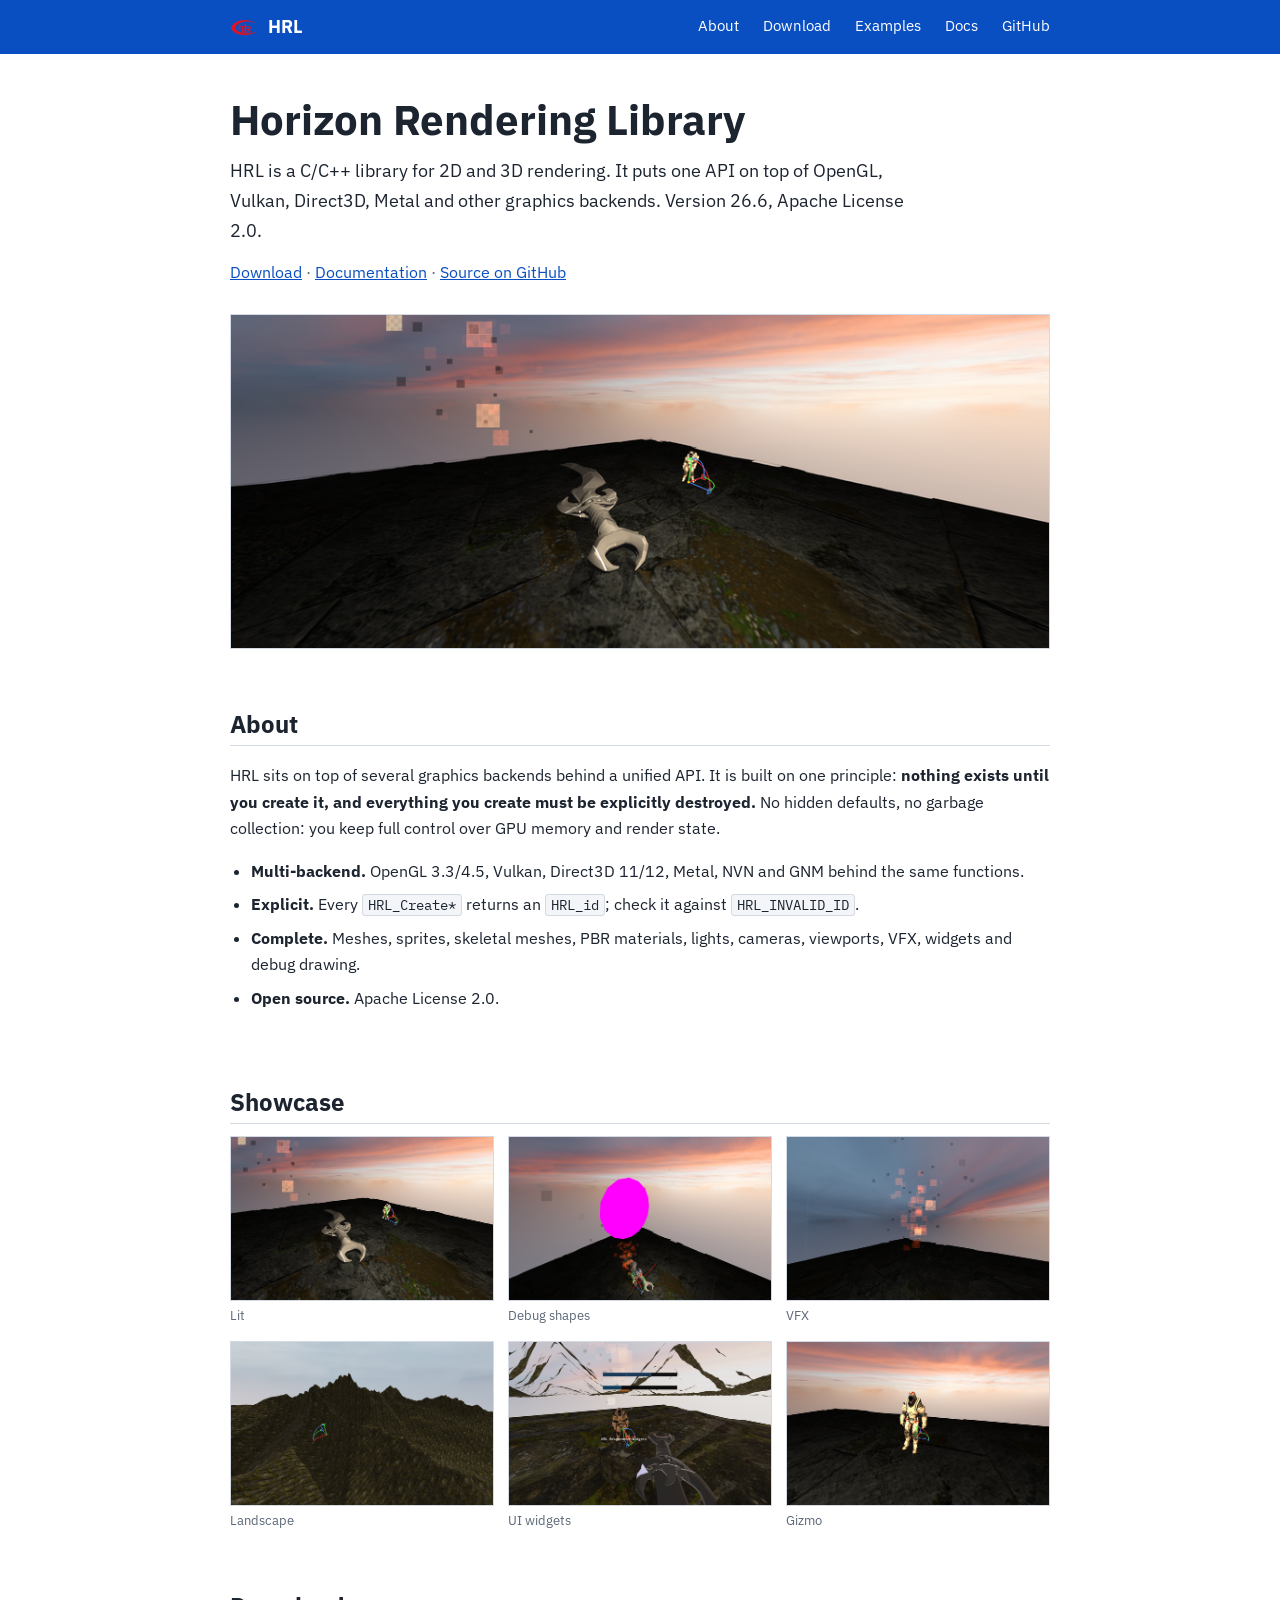
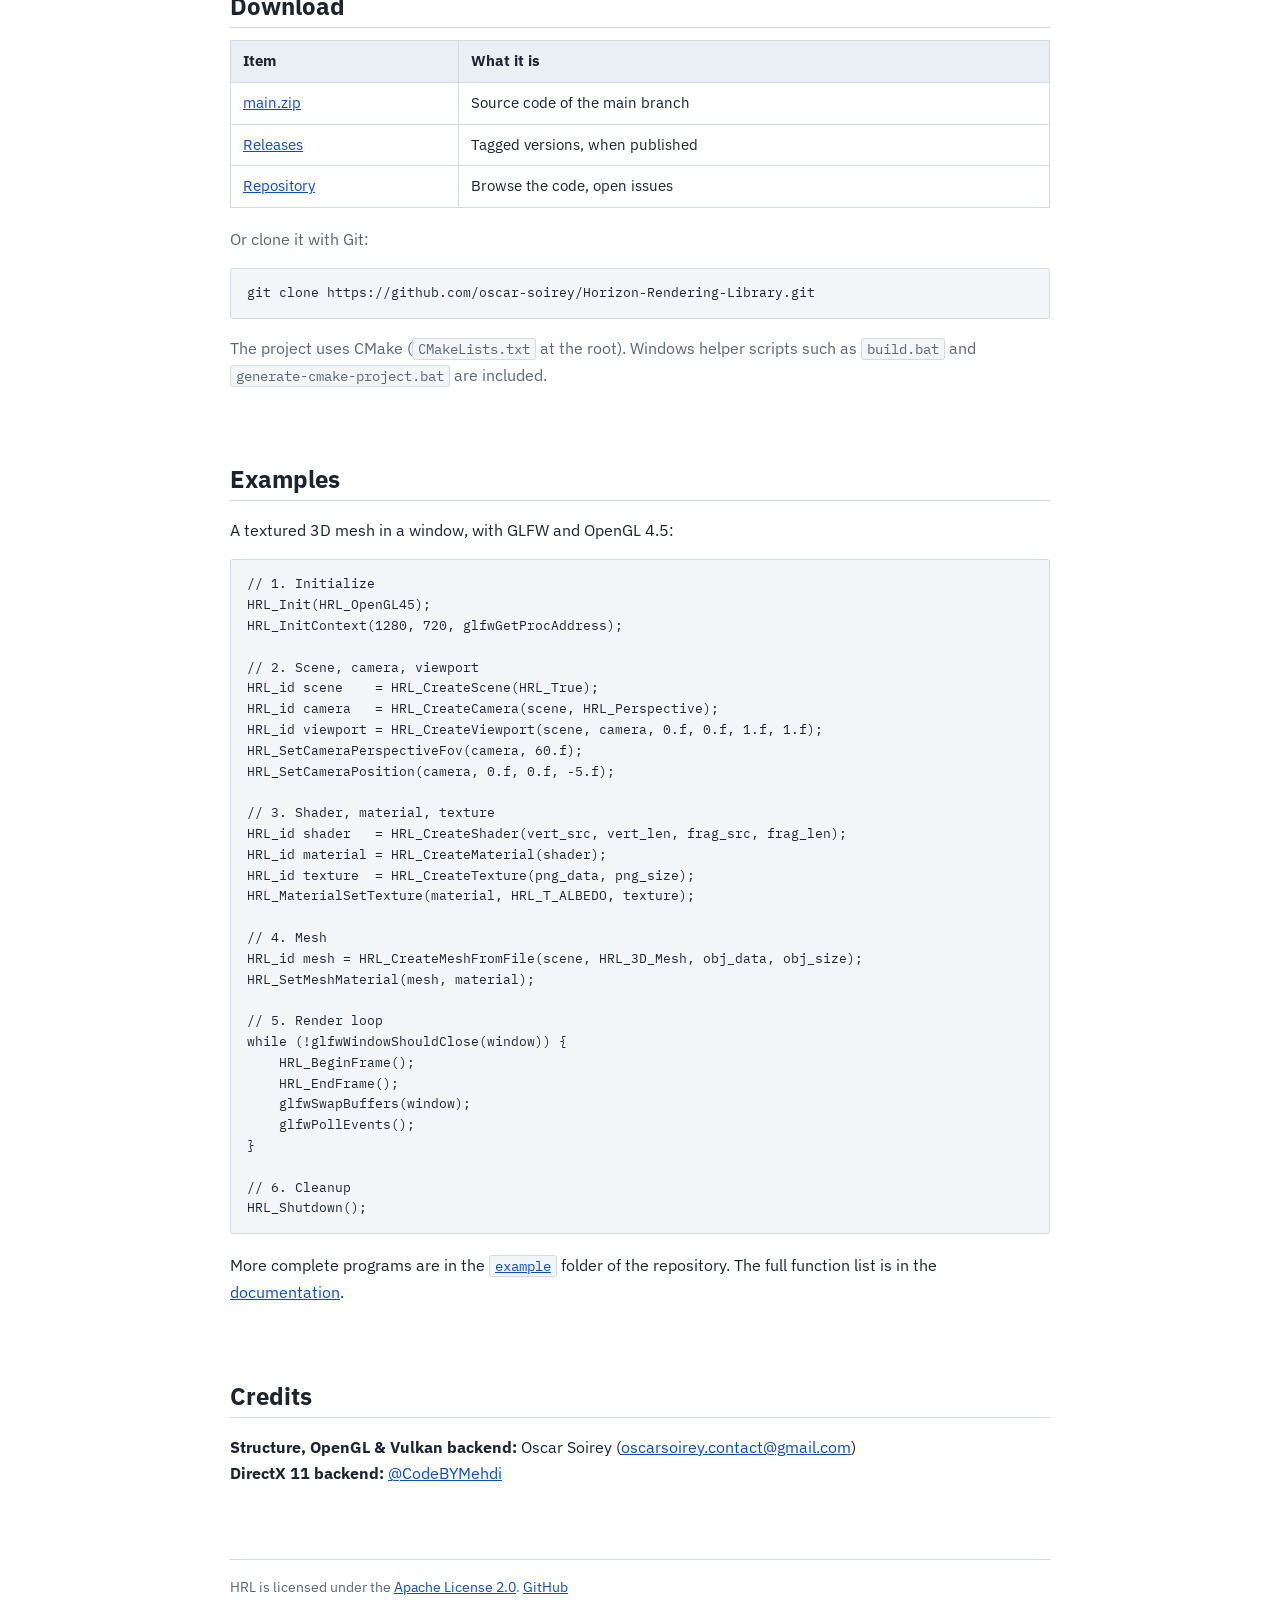
<file: docs/index.html>
<!DOCTYPE html>
<html lang="en">
<head>
<meta charset="utf-8">
<meta name="viewport" content="width=device-width, initial-scale=1, viewport-fit=cover">
<title>Horizon Rendering Library (HRL)</title>
<meta name="description" content="HRL is a lightweight, explicit C/C++ rendering API on top of OpenGL, Vulkan, Direct3D and Metal.">
<meta property="og:title" content="Horizon Rendering Library (HRL)">
<meta property="og:description" content="HRL is a lightweight, explicit C/C++ rendering API on top of OpenGL, Vulkan, Direct3D and Metal.">
<meta property="og:image" content="assets/screenshots/lit.png">
<meta name="theme-color" content="#2563eb">
<link rel="icon" type="image/png" href="assets/icon.png">
<link rel="preconnect" href="https://fonts.googleapis.com">
<link rel="preconnect" href="https://fonts.gstatic.com" crossorigin>
<link href="https://fonts.googleapis.com/css2?family=IBM+Plex+Sans:wght@400;600;700&family=IBM+Plex+Mono:wght@400;600&display=swap" rel="stylesheet">
<link rel="stylesheet" href="style.css">
</head>
<body>
<nav>
  <a class="brand" href="#"><img src="assets/icon.png" alt="" width="34" height="34">HRL</a>
  <a class="l" href="#about">About</a><a class="l" href="#download">Download</a><a class="l" href="#examples">Examples</a>
  <a class="l" href="docs.html">Docs</a><a class="l" href="https://github.com/oscar-soirey/Horizon-Rendering-Library">GitHub</a>
</nav>
<main>
<header>
  <h1>Horizon Rendering Library</h1>
  <p class="lead">HRL is a C/C++ library for 2D and 3D rendering. It puts one API on top of OpenGL, Vulkan, Direct3D, Metal and other graphics backends. Version 26.6, Apache License 2.0.</p>
  <p class="links"><a href="#download">Download</a> · <a href="docs.html">Documentation</a> · <a href="https://github.com/oscar-soirey/Horizon-Rendering-Library">Source on GitHub</a></p>
  <figure><img src="assets/screenshots/lit.png" alt="A scene rendered with HRL"></figure>
</header>
<section id="about">
  <h2>About</h2>
  <p>HRL sits on top of several graphics backends behind a unified API. It is built on one principle: <b>nothing exists until you create it, and everything you create must be explicitly destroyed.</b> No hidden defaults, no garbage collection: you keep full control over GPU memory and render state.</p>
  <ul class="why">
    <li><b>Multi-backend.</b> OpenGL 3.3/4.5, Vulkan, Direct3D 11/12, Metal, NVN and GNM behind the same functions.</li>
    <li><b>Explicit.</b> Every <code>HRL_Create*</code> returns an <code>HRL_id</code>; check it against <code>HRL_INVALID_ID</code>.</li>
    <li><b>Complete.</b> Meshes, sprites, skeletal meshes, PBR materials, lights, cameras, viewports, VFX, widgets and debug drawing.</li>
    <li><b>Open source.</b> Apache License 2.0.</li>
  </ul>
</section>
<section>
  <h2>Showcase</h2>
  <div class="shots"><figure><img src="assets/screenshots/lit.png" alt="Lit" loading="lazy"><figcaption>Lit</figcaption></figure><figure><img src="assets/screenshots/debugshape.png" alt="Debug shapes" loading="lazy"><figcaption>Debug shapes</figcaption></figure><figure><img src="assets/screenshots/vfx.png" alt="VFX" loading="lazy"><figcaption>VFX</figcaption></figure><figure><img src="assets/screenshots/landscape.png" alt="Landscape" loading="lazy"><figcaption>Landscape</figcaption></figure><figure><img src="assets/screenshots/ui.png" alt="UI widgets" loading="lazy"><figcaption>UI widgets</figcaption></figure><figure><img src="assets/screenshots/gizmo.png" alt="Gizmo" loading="lazy"><figcaption>Gizmo</figcaption></figure></div>
</section>
<section id="download">
  <h2>Download</h2>
  <table class="plain"><thead><tr><th>Item</th><th>What it is</th></tr></thead><tbody>
    <tr><td><a href="https://github.com/oscar-soirey/Horizon-Rendering-Library/archive/refs/heads/main.zip">main.zip</a></td><td>Source code of the main branch</td></tr>
    <tr><td><a href="https://github.com/oscar-soirey/Horizon-Rendering-Library/releases">Releases</a></td><td>Tagged versions, when published</td></tr>
    <tr><td><a href="https://github.com/oscar-soirey/Horizon-Rendering-Library">Repository</a></td><td>Browse the code, open issues</td></tr>
  </tbody></table>
  <p class="muted" style="margin-top:18px">Or clone it with Git:</p>
  <pre>git clone https://github.com/oscar-soirey/Horizon-Rendering-Library.git</pre>
  <p class="muted" style="font-size:16px">The project uses CMake (<code>CMakeLists.txt</code> at the root). Windows helper scripts such as <code>build.bat</code> and <code>generate-cmake-project.bat</code> are included.</p>
</section>
<section id="examples">
  <h2>Examples</h2>
  <p>A textured 3D mesh in a window, with GLFW and OpenGL 4.5:</p>
  <pre>// 1. Initialize
HRL_Init(HRL_OpenGL45);
HRL_InitContext(1280, 720, glfwGetProcAddress);

// 2. Scene, camera, viewport
HRL_id scene    = HRL_CreateScene(HRL_True);
HRL_id camera   = HRL_CreateCamera(scene, HRL_Perspective);
HRL_id viewport = HRL_CreateViewport(scene, camera, 0.f, 0.f, 1.f, 1.f);
HRL_SetCameraPerspectiveFov(camera, 60.f);
HRL_SetCameraPosition(camera, 0.f, 0.f, -5.f);

// 3. Shader, material, texture
HRL_id shader   = HRL_CreateShader(vert_src, vert_len, frag_src, frag_len);
HRL_id material = HRL_CreateMaterial(shader);
HRL_id texture  = HRL_CreateTexture(png_data, png_size);
HRL_MaterialSetTexture(material, HRL_T_ALBEDO, texture);

// 4. Mesh
HRL_id mesh = HRL_CreateMeshFromFile(scene, HRL_3D_Mesh, obj_data, obj_size);
HRL_SetMeshMaterial(mesh, material);

// 5. Render loop
while (!glfwWindowShouldClose(window)) {
    HRL_BeginFrame();
    HRL_EndFrame();
    glfwSwapBuffers(window);
    glfwPollEvents();
}

// 6. Cleanup
HRL_Shutdown();</pre>
  <p style="margin-top:18px">More complete programs are in the <a href="https://github.com/oscar-soirey/Horizon-Rendering-Library/tree/main/example"><code>example</code></a> folder of the repository. The full function list is in the <a href="docs.html">documentation</a>.</p>
</section>
<section>
  <h2>Credits</h2>
  <p><b>Structure, OpenGL &amp; Vulkan backend:</b> Oscar Soirey (<a href="mailto:oscarsoirey.contact@gmail.com">oscarsoirey.contact@gmail.com</a>)<br>
  <b>DirectX 11 backend:</b> <a href="https://github.com/CodeBYMehdi">@CodeBYMehdi</a></p>
</section>
<footer>HRL is licensed under the <a href="http://www.apache.org/licenses/LICENSE-2.0">Apache License 2.0</a>. <a href="https://github.com/oscar-soirey/Horizon-Rendering-Library">GitHub</a></footer>
</main>
</body>
</html>
</file>
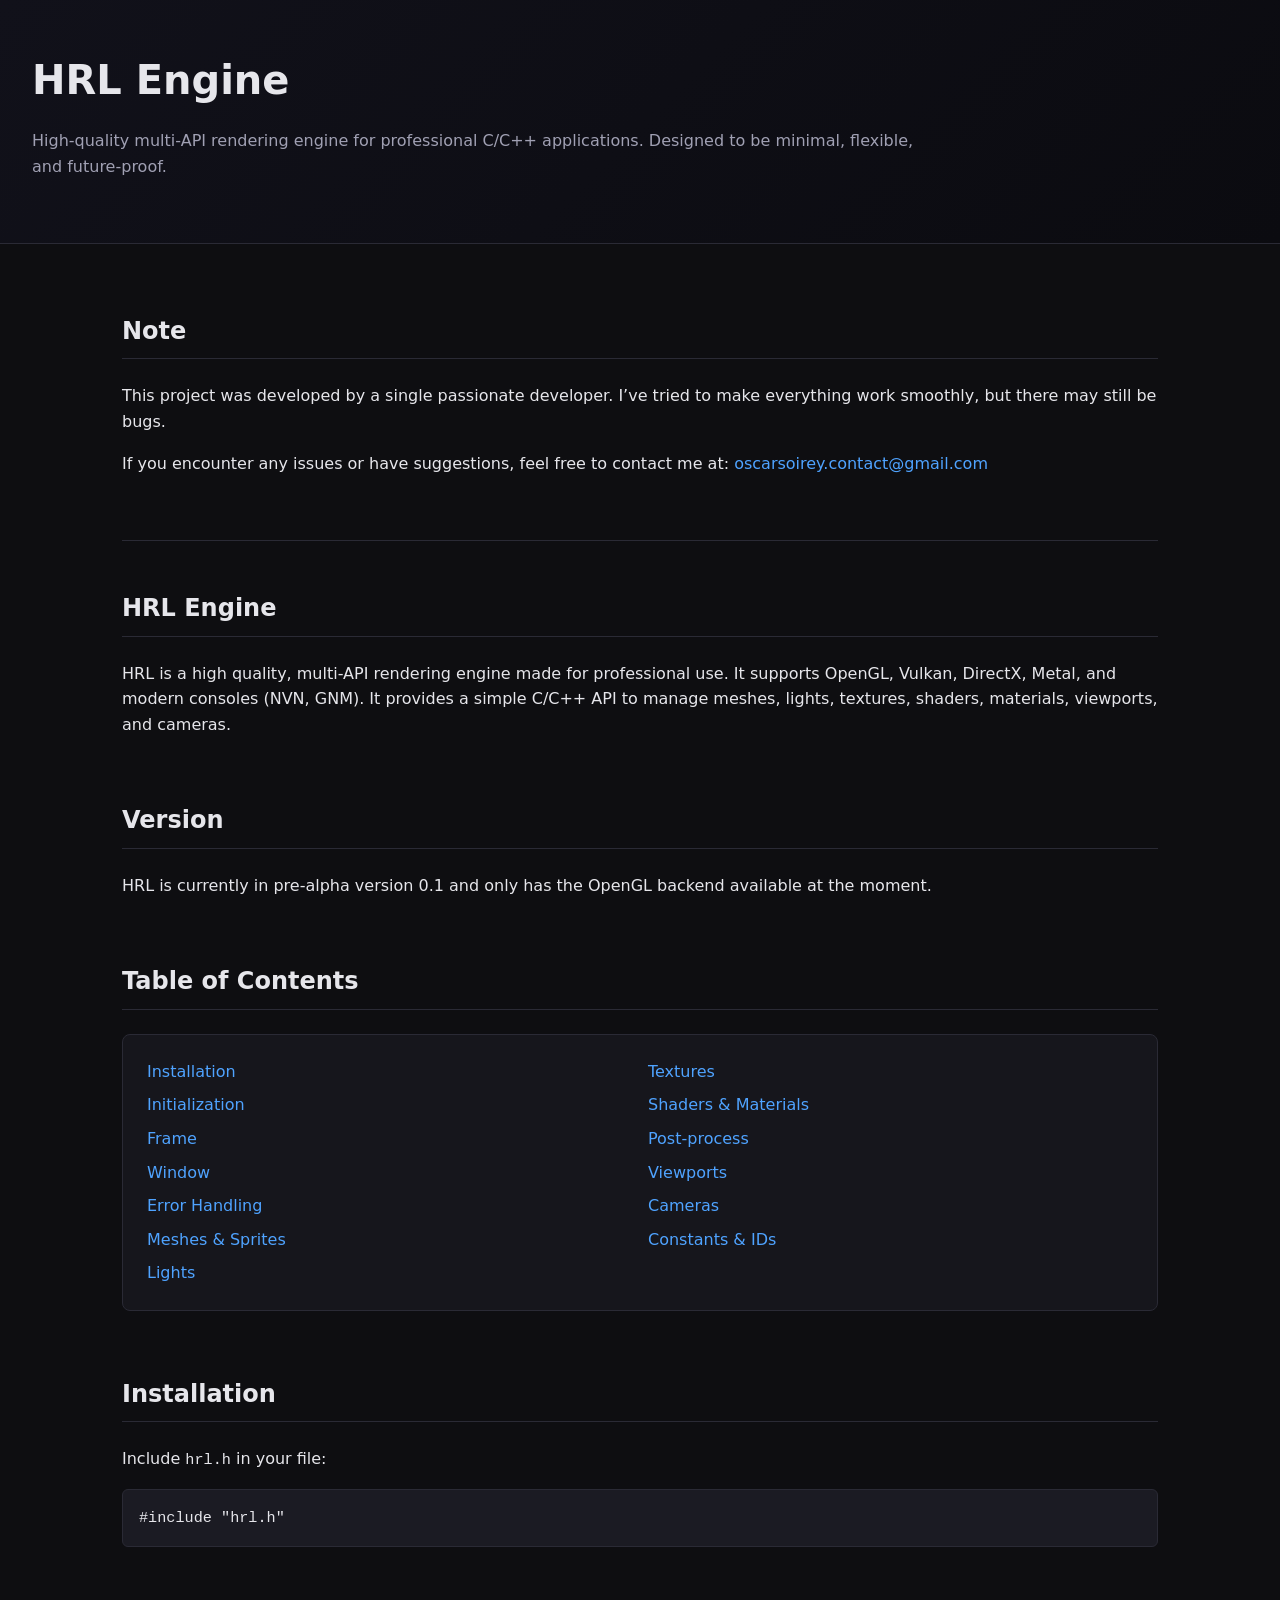
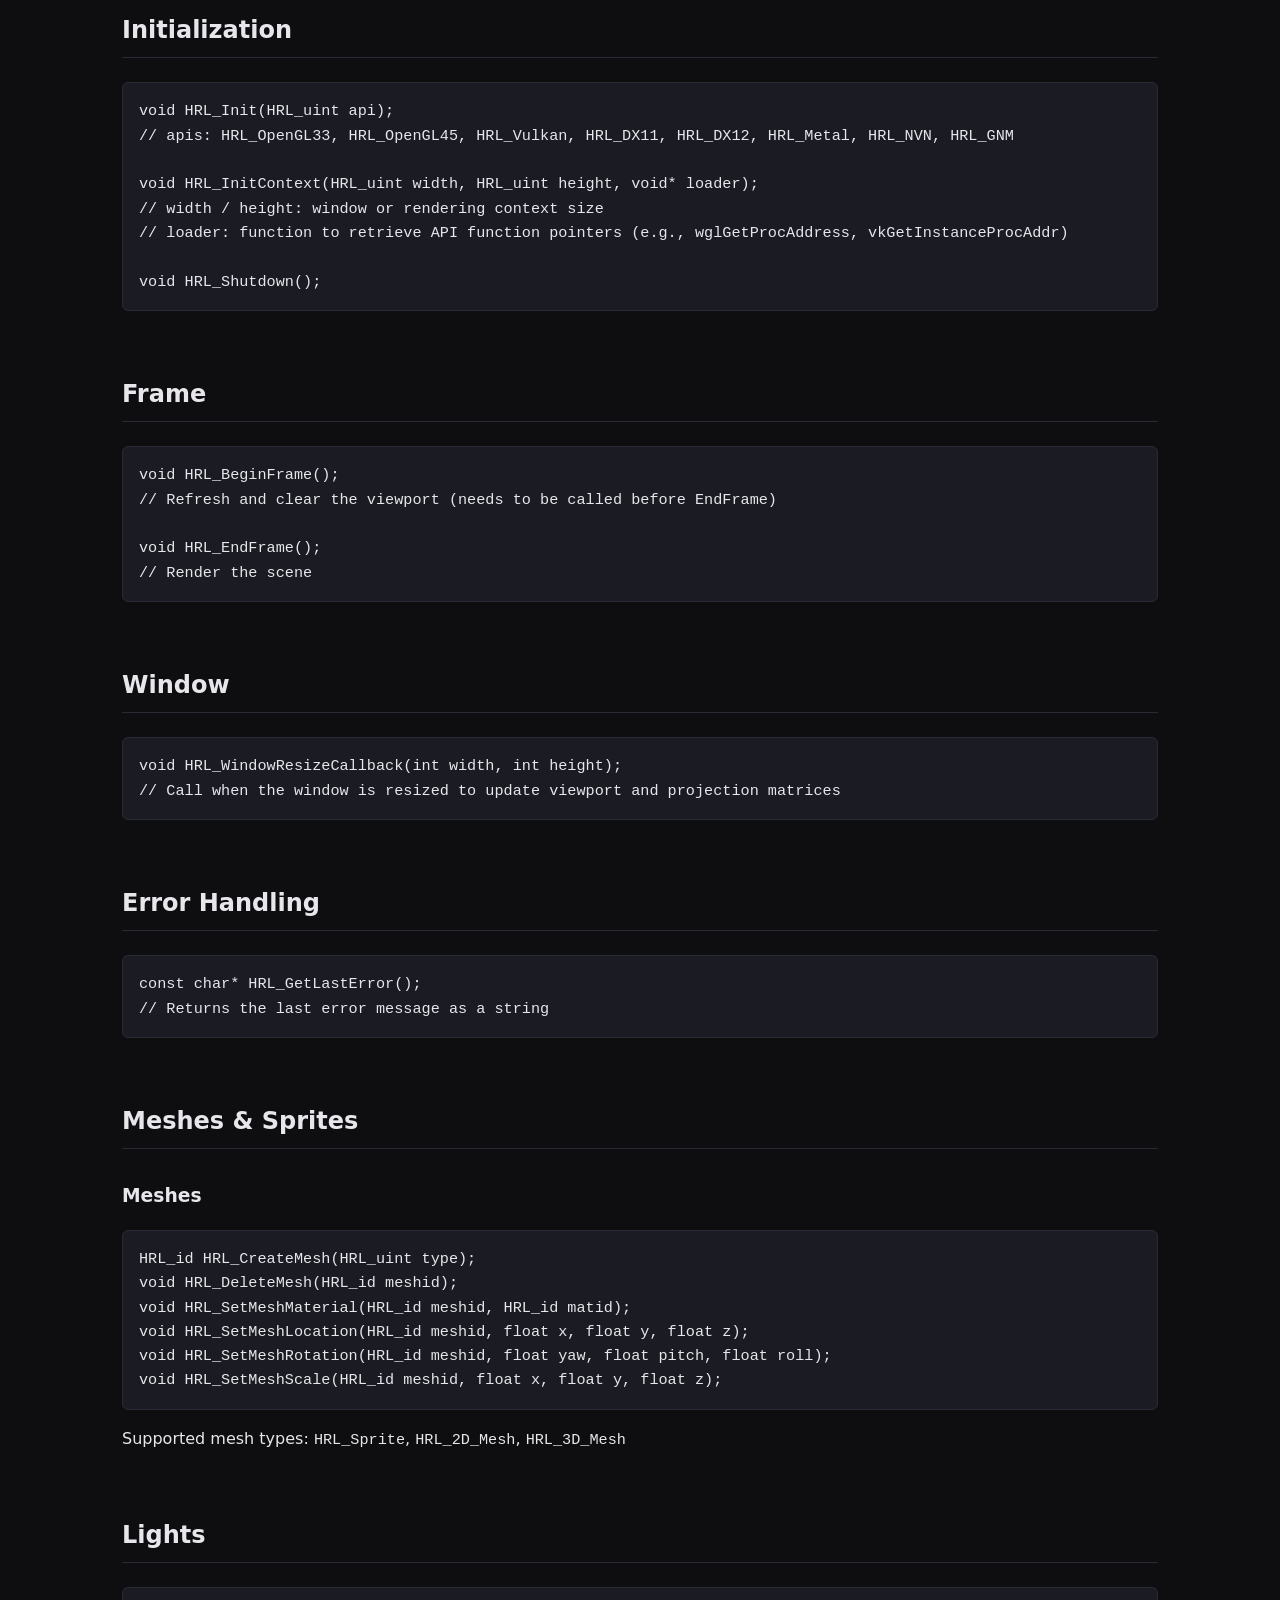
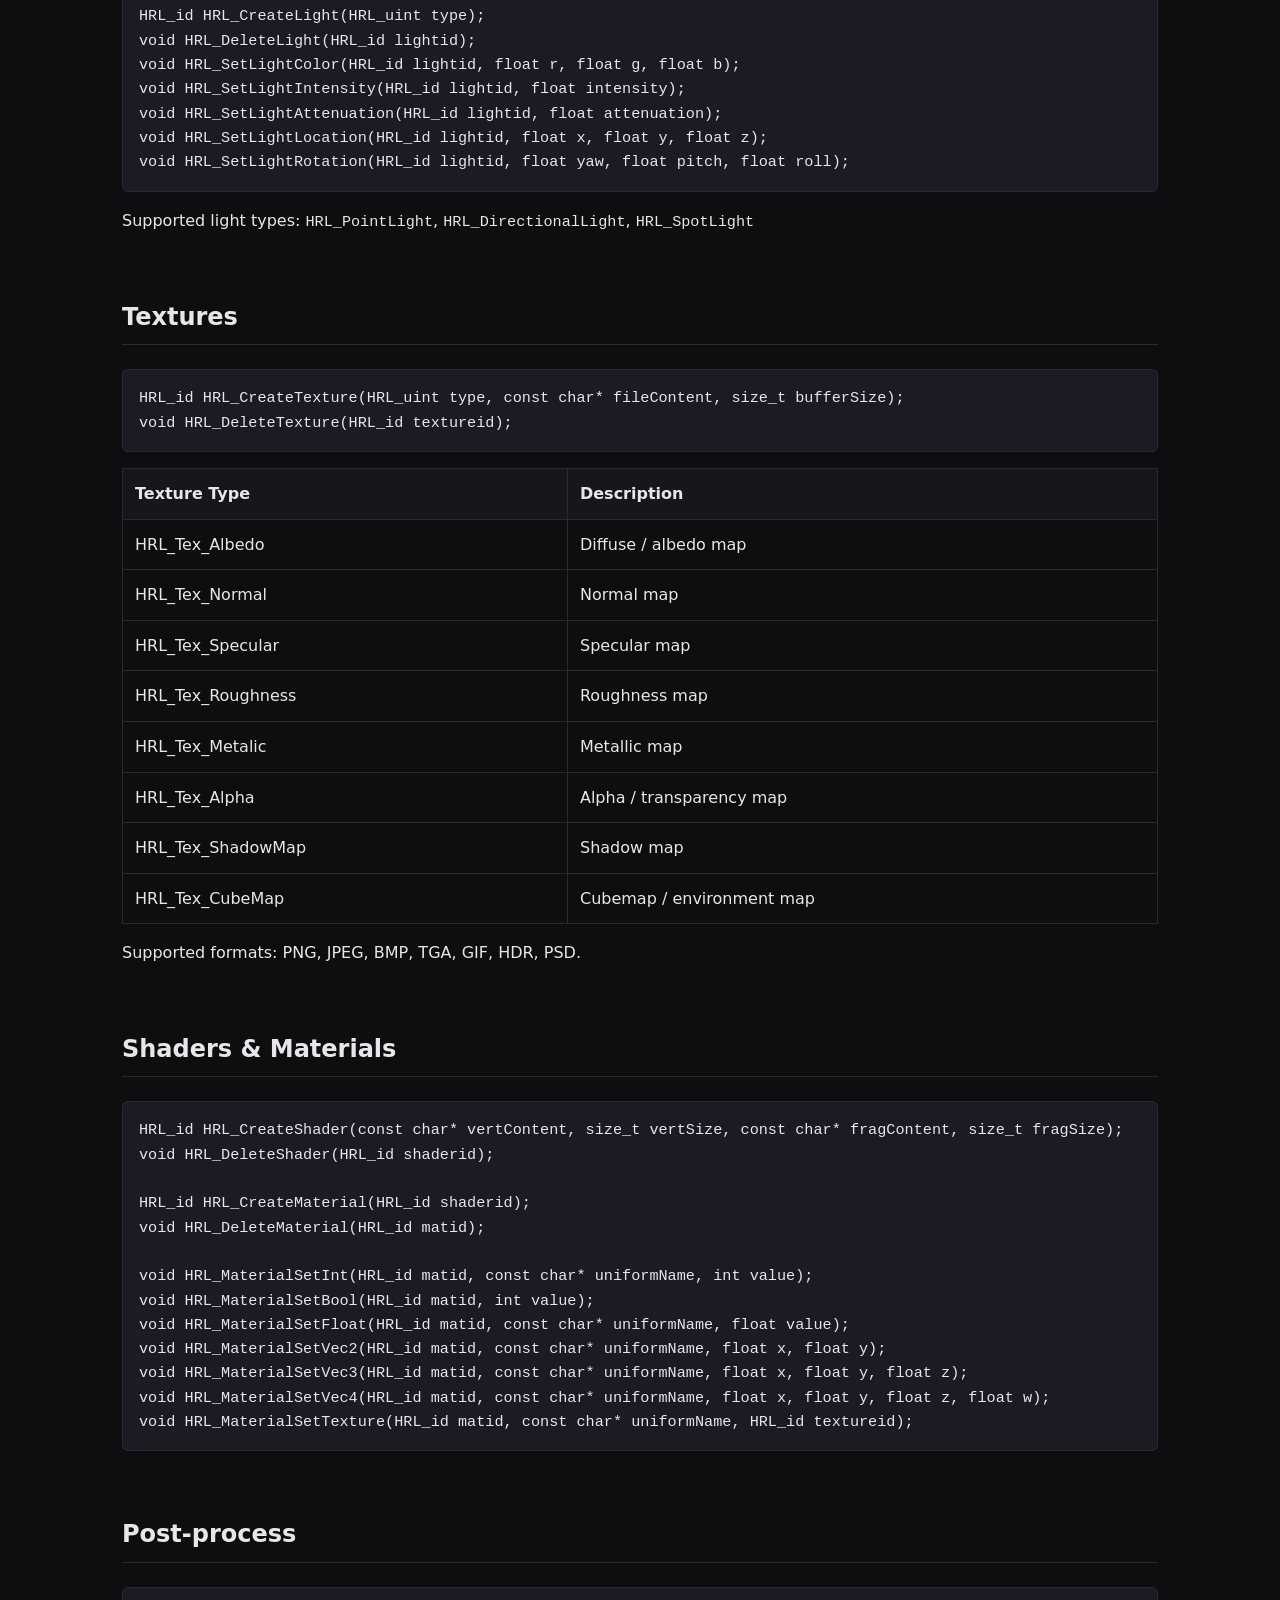
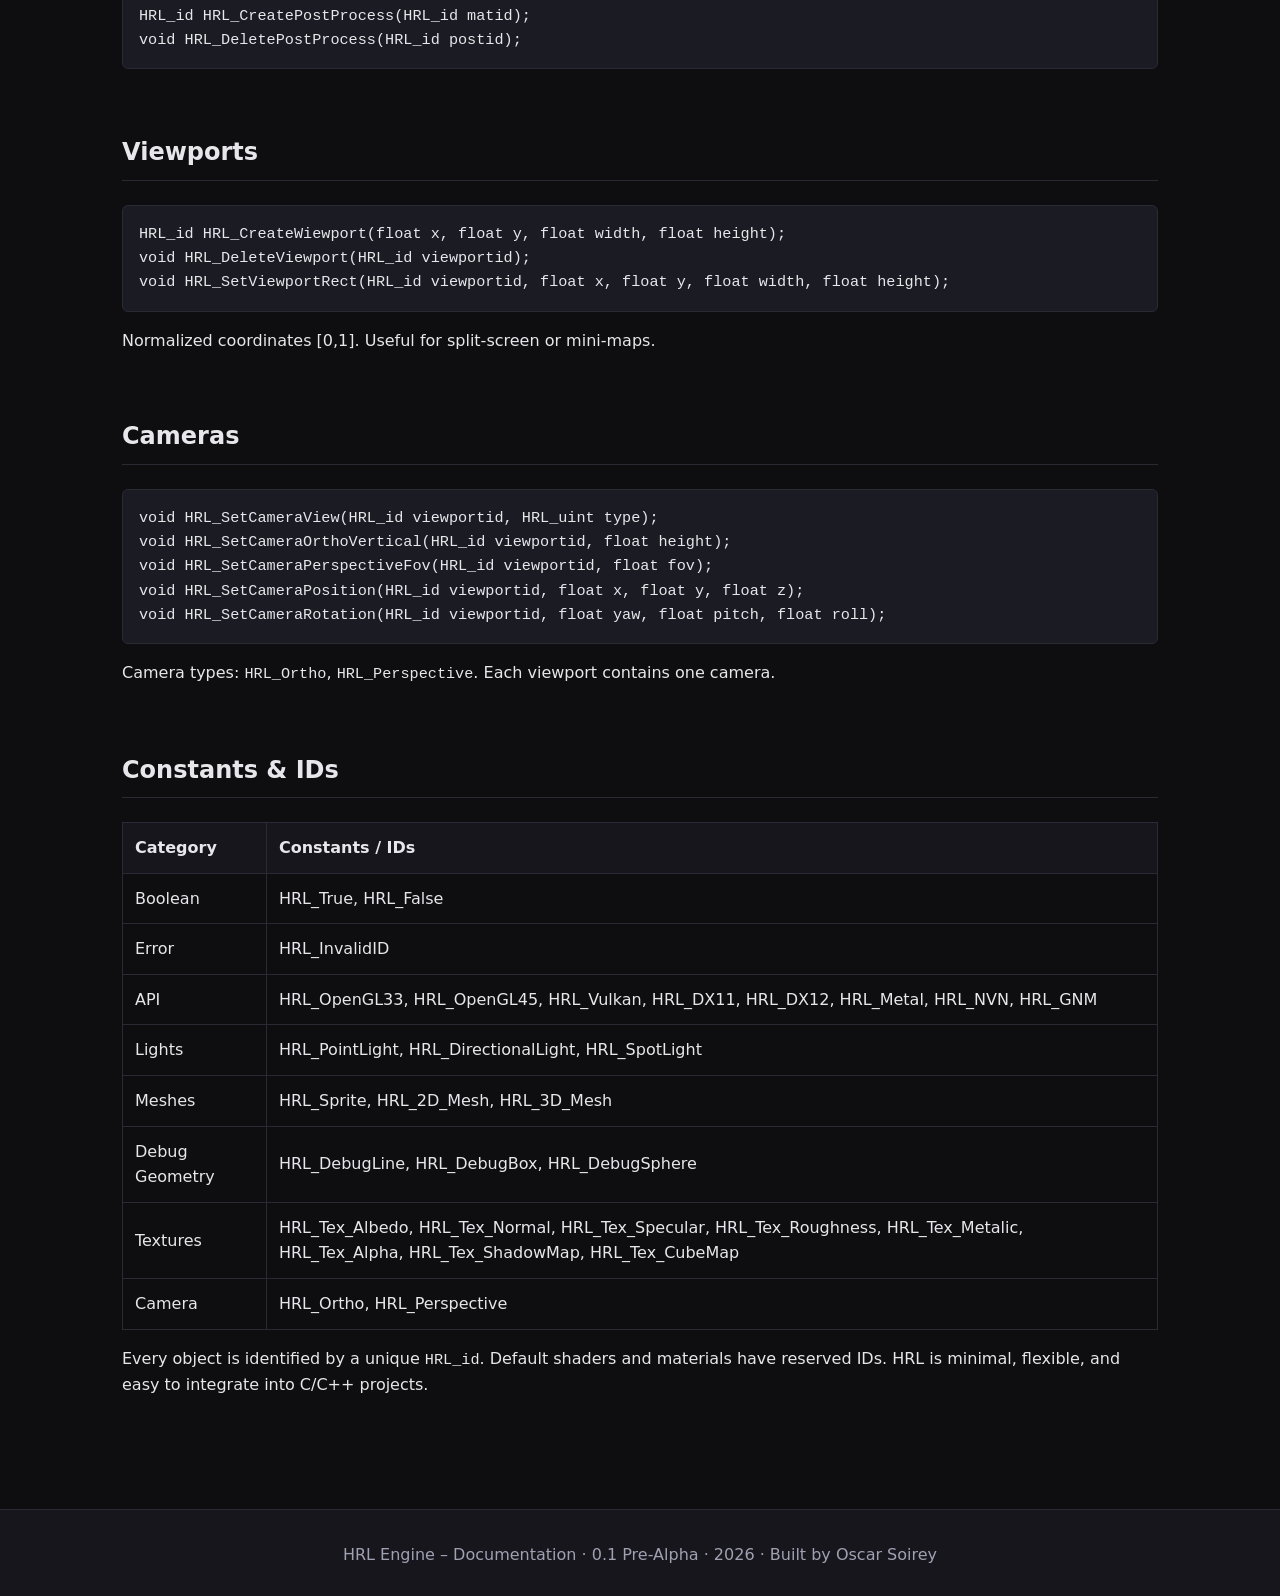
<file: docs/old-site/index.html>
<!DOCTYPE html>
<html lang="en">
<head>
<meta charset="UTF-8">
<title>HRL Engine Documentation</title>
<meta name="viewport" content="width=device-width, initial-scale=1.0">
<style>
    :root {
        --bg: #0e0e11;
        --bg-alt: #16161c;
        --text: #e6e6eb;
        --muted: #a0a0b3;
        --accent: #4fa3ff;
        --border: #2a2a35;
        --code-bg: #1b1b23;
    }
    * { box-sizing: border-box; }
    body { margin: 0; font-family: system-ui, -apple-system, Segoe UI, Roboto, sans-serif; background: var(--bg); color: var(--text); line-height: 1.6; }
    a { color: var(--accent); text-decoration: none; }
    a:hover { text-decoration: underline; }
    header { background: linear-gradient(135deg, #11111a, #0b0b10); border-bottom: 1px solid var(--border); padding: 3rem 2rem; }
    header h1 { margin: 0; font-size: 2.5rem; }
    header p { max-width: 900px; color: var(--muted); margin-top: 1rem; }
    main { max-width: 1100px; margin: 0 auto; padding: 3rem 2rem; }
    section { margin-bottom: 4rem; }
    h2 { border-bottom: 1px solid var(--border); padding-bottom: 0.5rem; margin-bottom: 1.5rem; }
    h3 { margin-top: 2rem; }
    hr { border: none; border-top: 1px solid var(--border); margin: 3rem 0; }
    pre { background: var(--code-bg); padding: 1rem; overflow-x: auto; border-radius: 6px; border: 1px solid var(--border); }
    code { font-family: Consolas, monospace; font-size: 0.95rem; }
    table { width: 100%; border-collapse: collapse; margin-top: 1rem; }
    th, td { padding: 0.75rem; border: 1px solid var(--border); text-align: left; }
    th { background: var(--bg-alt); }
    ul { padding-left: 1.5rem; }
    footer { border-top: 1px solid var(--border); padding: 2rem; color: var(--muted); text-align: center; background: var(--bg-alt); }
    nav { background: var(--bg-alt); border: 1px solid var(--border); border-radius: 8px; padding: 1.5rem; margin-bottom: 3rem; }
    nav ul { list-style: none; padding: 0; margin: 0; columns: 2; }
    nav li { margin-bottom: 0.5rem; }
</style>
</head>
<body>

<header>
    <h1>HRL Engine</h1>
    <p>High-quality multi-API rendering engine for professional C/C++ applications. Designed to be minimal, flexible, and future-proof.</p>
</header>

<main>

<section>
    <h2>Note</h2>
    <p>This project was developed by a single passionate developer. I’ve tried to make everything work smoothly, but there may still be bugs.</p>
    <p>If you encounter any issues or have suggestions, feel free to contact me at: <a href="mailto:oscarsoirey.contact@gmail.com">oscarsoirey.contact@gmail.com</a></p>
</section>

<hr>

<section>
    <h2>HRL Engine</h2>
    <p>HRL is a high quality, multi-API rendering engine made for professional use. It supports OpenGL, Vulkan, DirectX, Metal, and modern consoles (NVN, GNM). It provides a simple C/C++ API to manage meshes, lights, textures, shaders, materials, viewports, and cameras.</p>
</section>

<section>
    <h2>Version</h2>
    <p>HRL is currently in pre-alpha version 0.1 and only has the OpenGL backend available at the moment.</p>
</section>

<section>
    <h2>Table of Contents</h2>
    <nav>
        <ul>
            <li><a href="#installation">Installation</a></li>
            <li><a href="#initialization">Initialization</a></li>
            <li><a href="#frame">Frame</a></li>
            <li><a href="#window">Window</a></li>
            <li><a href="#error-handling">Error Handling</a></li>
            <li><a href="#meshes-sprites">Meshes & Sprites</a></li>
            <li><a href="#lights">Lights</a></li>
            <li><a href="#textures">Textures</a></li>
            <li><a href="#shaders-materials">Shaders & Materials</a></li>
            <li><a href="#post-process">Post-process</a></li>
            <li><a href="#viewports">Viewports</a></li>
            <li><a href="#cameras">Cameras</a></li>
            <li><a href="#constants-ids">Constants & IDs</a></li>
        </ul>
    </nav>
</section>

<section id="installation">
    <h2>Installation</h2>
    <p>Include <code>hrl.h</code> in your file:</p>
    <pre><code>#include "hrl.h"</code></pre>
</section>

<section id="initialization">
    <h2>Initialization</h2>
    <pre><code>void HRL_Init(HRL_uint api);
// apis: HRL_OpenGL33, HRL_OpenGL45, HRL_Vulkan, HRL_DX11, HRL_DX12, HRL_Metal, HRL_NVN, HRL_GNM

void HRL_InitContext(HRL_uint width, HRL_uint height, void* loader);
// width / height: window or rendering context size
// loader: function to retrieve API function pointers (e.g., wglGetProcAddress, vkGetInstanceProcAddr)

void HRL_Shutdown();</code></pre>
</section>

<section id="frame">
    <h2>Frame</h2>
    <pre><code>void HRL_BeginFrame();
// Refresh and clear the viewport (needs to be called before EndFrame)

void HRL_EndFrame();
// Render the scene</code></pre>
</section>

<section id="window">
    <h2>Window</h2>
    <pre><code>void HRL_WindowResizeCallback(int width, int height);
// Call when the window is resized to update viewport and projection matrices</code></pre>
</section>

<section id="error-handling">
    <h2>Error Handling</h2>
    <pre><code>const char* HRL_GetLastError();
// Returns the last error message as a string</code></pre>
</section>

<section id="meshes-sprites">
    <h2>Meshes & Sprites</h2>

    <h3>Meshes</h3>
    <pre><code>HRL_id HRL_CreateMesh(HRL_uint type);
void HRL_DeleteMesh(HRL_id meshid);
void HRL_SetMeshMaterial(HRL_id meshid, HRL_id matid);
void HRL_SetMeshLocation(HRL_id meshid, float x, float y, float z);
void HRL_SetMeshRotation(HRL_id meshid, float yaw, float pitch, float roll);
void HRL_SetMeshScale(HRL_id meshid, float x, float y, float z);</code></pre>
    <p>Supported mesh types: <code>HRL_Sprite</code>, <code>HRL_2D_Mesh</code>, <code>HRL_3D_Mesh</code></p>
</section>

<section id="lights">
    <h2>Lights</h2>
    <pre><code>HRL_id HRL_CreateLight(HRL_uint type);
void HRL_DeleteLight(HRL_id lightid);
void HRL_SetLightColor(HRL_id lightid, float r, float g, float b);
void HRL_SetLightIntensity(HRL_id lightid, float intensity);
void HRL_SetLightAttenuation(HRL_id lightid, float attenuation);
void HRL_SetLightLocation(HRL_id lightid, float x, float y, float z);
void HRL_SetLightRotation(HRL_id lightid, float yaw, float pitch, float roll);</code></pre>
<p>Supported light types: <code>HRL_PointLight</code>, <code>HRL_DirectionalLight</code>, <code>HRL_SpotLight</code></p>
</section>

<section id="textures">
    <h2>Textures</h2>
    <pre><code>HRL_id HRL_CreateTexture(HRL_uint type, const char* fileContent, size_t bufferSize);
void HRL_DeleteTexture(HRL_id textureid);</code></pre>
    <table>
        <tr><th>Texture Type</th><th>Description</th></tr>
        <tr><td>HRL_Tex_Albedo</td><td>Diffuse / albedo map</td></tr>
        <tr><td>HRL_Tex_Normal</td><td>Normal map</td></tr>
        <tr><td>HRL_Tex_Specular</td><td>Specular map</td></tr>
        <tr><td>HRL_Tex_Roughness</td><td>Roughness map</td></tr>
        <tr><td>HRL_Tex_Metalic</td><td>Metallic map</td></tr>
        <tr><td>HRL_Tex_Alpha</td><td>Alpha / transparency map</td></tr>
        <tr><td>HRL_Tex_ShadowMap</td><td>Shadow map</td></tr>
        <tr><td>HRL_Tex_CubeMap</td><td>Cubemap / environment map</td></tr>
    </table>
    <p>Supported formats: PNG, JPEG, BMP, TGA, GIF, HDR, PSD.</p>
</section>

<section id="shaders-materials">
    <h2>Shaders & Materials</h2>
    <pre><code>HRL_id HRL_CreateShader(const char* vertContent, size_t vertSize, const char* fragContent, size_t fragSize);
void HRL_DeleteShader(HRL_id shaderid);

HRL_id HRL_CreateMaterial(HRL_id shaderid);
void HRL_DeleteMaterial(HRL_id matid);

void HRL_MaterialSetInt(HRL_id matid, const char* uniformName, int value);
void HRL_MaterialSetBool(HRL_id matid, int value);
void HRL_MaterialSetFloat(HRL_id matid, const char* uniformName, float value);
void HRL_MaterialSetVec2(HRL_id matid, const char* uniformName, float x, float y);
void HRL_MaterialSetVec3(HRL_id matid, const char* uniformName, float x, float y, float z);
void HRL_MaterialSetVec4(HRL_id matid, const char* uniformName, float x, float y, float z, float w);
void HRL_MaterialSetTexture(HRL_id matid, const char* uniformName, HRL_id textureid);</code></pre>
</section>

<section id="post-process">
    <h2>Post-process</h2>
    <pre><code>HRL_id HRL_CreatePostProcess(HRL_id matid);
void HRL_DeletePostProcess(HRL_id postid);</code></pre>
</section>

<section id="viewports">
    <h2>Viewports</h2>
    <pre><code>HRL_id HRL_CreateWiewport(float x, float y, float width, float height);
void HRL_DeleteViewport(HRL_id viewportid);
void HRL_SetViewportRect(HRL_id viewportid, float x, float y, float width, float height);</code></pre>
<p>Normalized coordinates [0,1]. Useful for split-screen or mini-maps.</p>
</section>

<section id="cameras">
    <h2>Cameras</h2>
    <pre><code>void HRL_SetCameraView(HRL_id viewportid, HRL_uint type);
void HRL_SetCameraOrthoVertical(HRL_id viewportid, float height);
void HRL_SetCameraPerspectiveFov(HRL_id viewportid, float fov);
void HRL_SetCameraPosition(HRL_id viewportid, float x, float y, float z);
void HRL_SetCameraRotation(HRL_id viewportid, float yaw, float pitch, float roll);</code></pre>
<p>Camera types: <code>HRL_Ortho</code>, <code>HRL_Perspective</code>. Each viewport contains one camera.</p>
</section>

<section id="constants-ids">
    <h2>Constants & IDs</h2>
    <table>
        <tr><th>Category</th><th>Constants / IDs</th></tr>
        <tr><td>Boolean</td><td>HRL_True, HRL_False</td></tr>
        <tr><td>Error</td><td>HRL_InvalidID</td></tr>
        <tr><td>API</td><td>HRL_OpenGL33, HRL_OpenGL45, HRL_Vulkan, HRL_DX11, HRL_DX12, HRL_Metal, HRL_NVN, HRL_GNM</td></tr>
        <tr><td>Lights</td><td>HRL_PointLight, HRL_DirectionalLight, HRL_SpotLight</td></tr>
        <tr><td>Meshes</td><td>HRL_Sprite, HRL_2D_Mesh, HRL_3D_Mesh</td></tr>
        <tr><td>Debug Geometry</td><td>HRL_DebugLine, HRL_DebugBox, HRL_DebugSphere</td></tr>
        <tr><td>Textures</td><td>HRL_Tex_Albedo, HRL_Tex_Normal, HRL_Tex_Specular, HRL_Tex_Roughness, HRL_Tex_Metalic, HRL_Tex_Alpha, HRL_Tex_ShadowMap, HRL_Tex_CubeMap</td></tr>
        <tr><td>Camera</td><td>HRL_Ortho, HRL_Perspective</td></tr>
    </table>
    <p>Every object is identified by a unique <code>HRL_id</code>. Default shaders and materials have reserved IDs. HRL is minimal, flexible, and easy to integrate into C/C++ projects.</p>
</section>

</main>

<footer>
    HRL Engine – Documentation · 0.1 Pre-Alpha · 2026 · Built by Oscar Soirey
</footer>

</body>
</html>
</file>
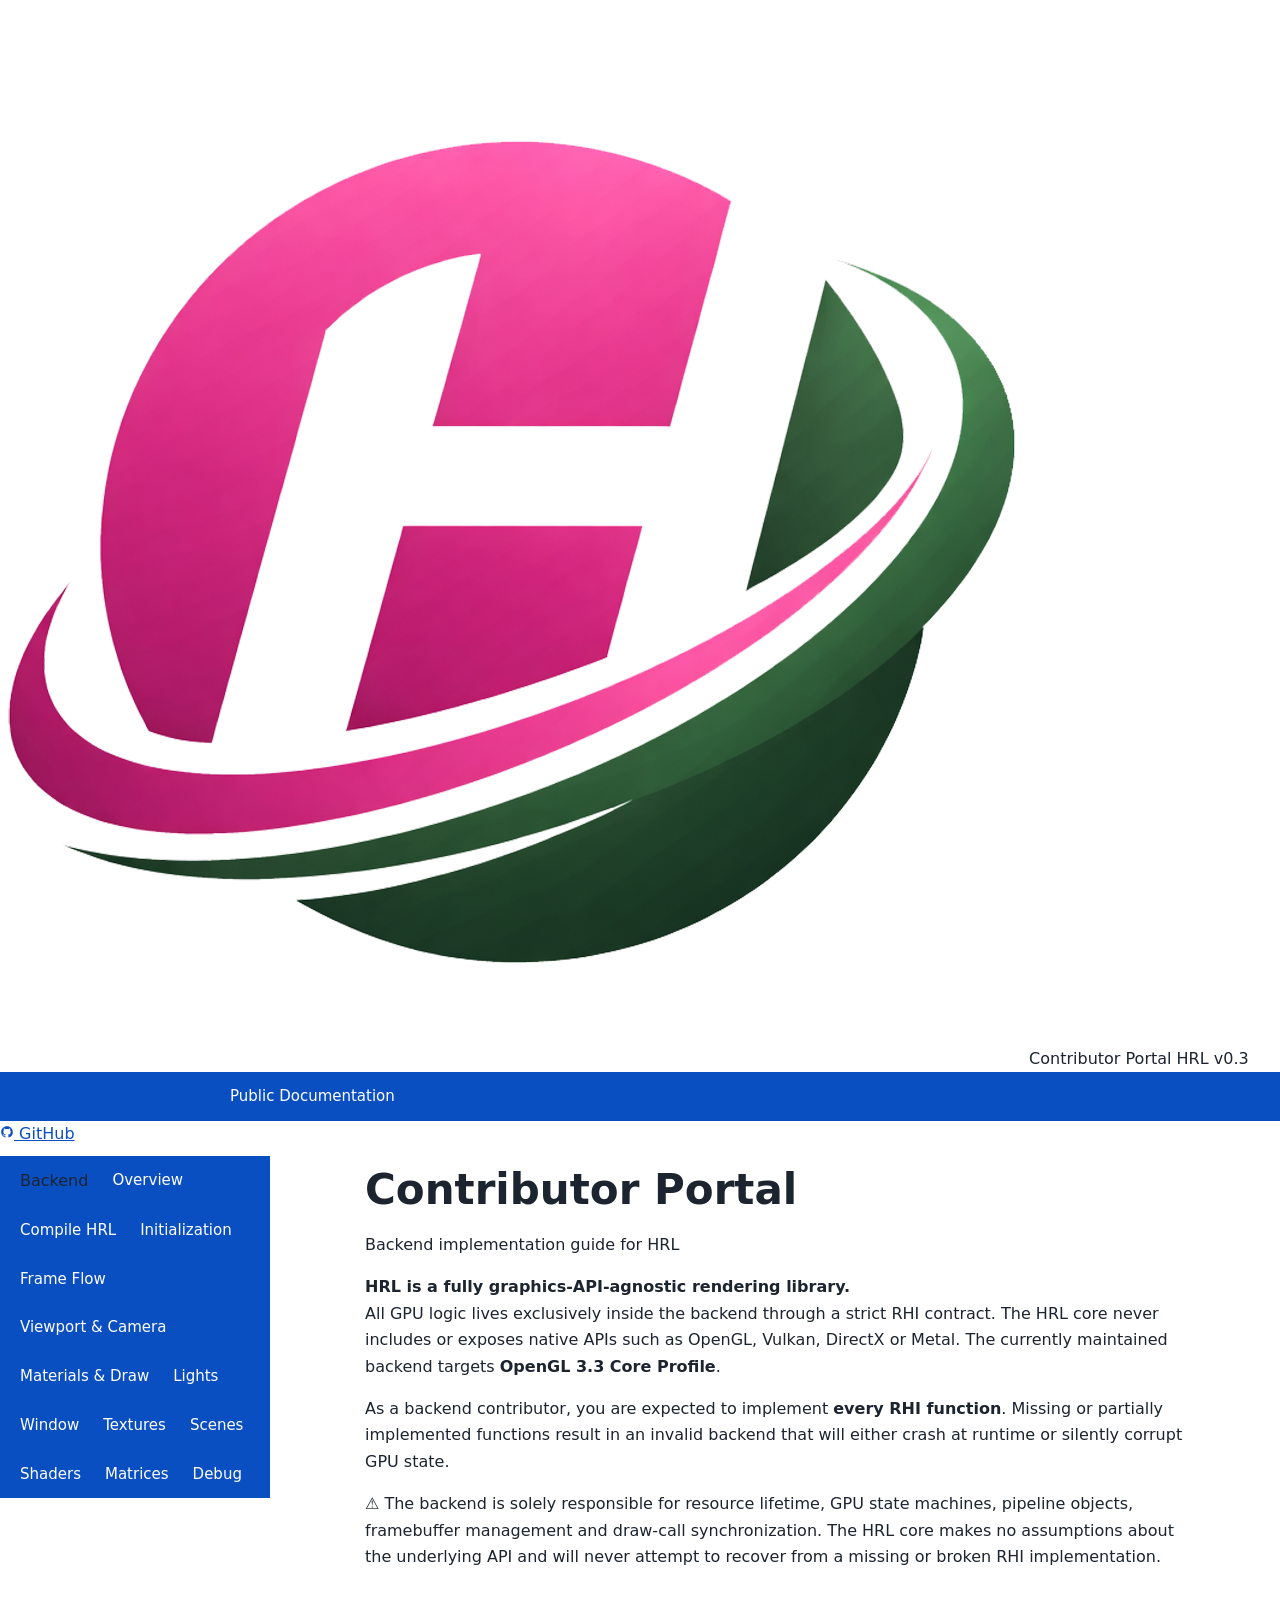
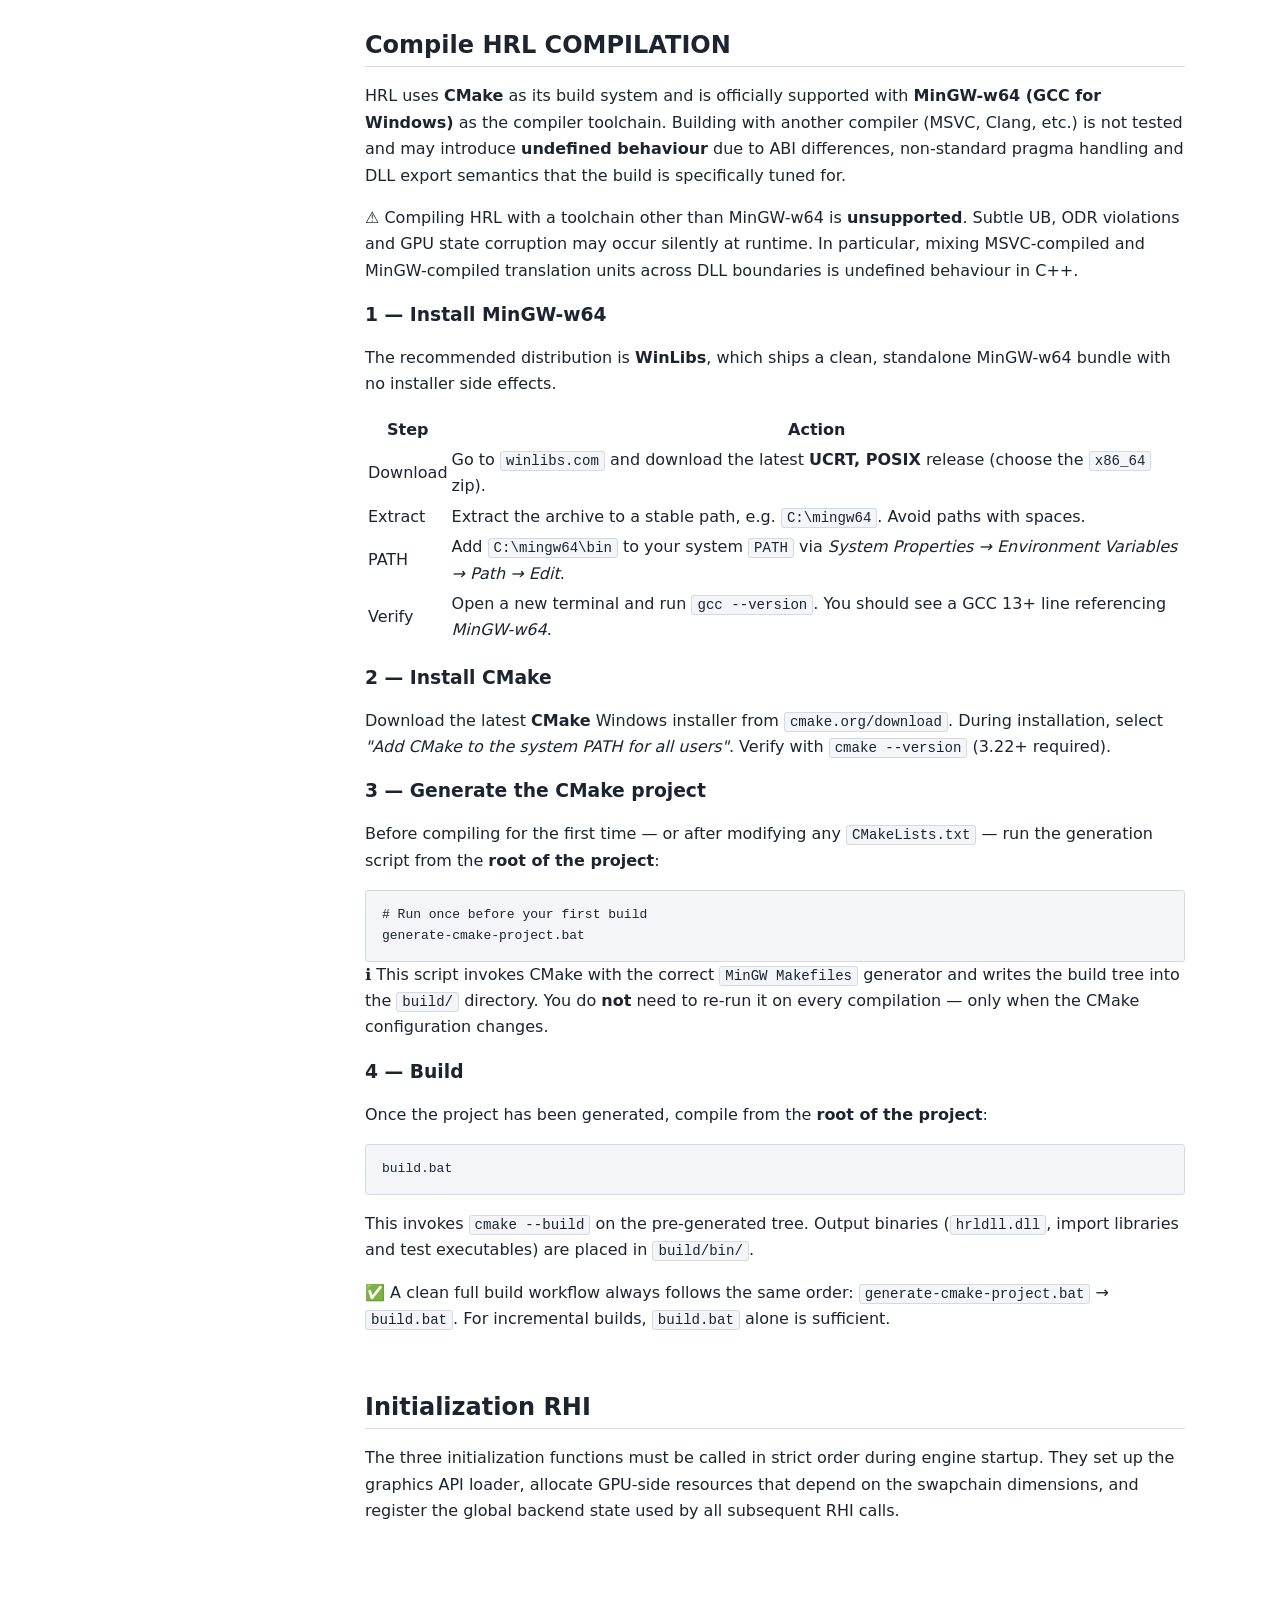
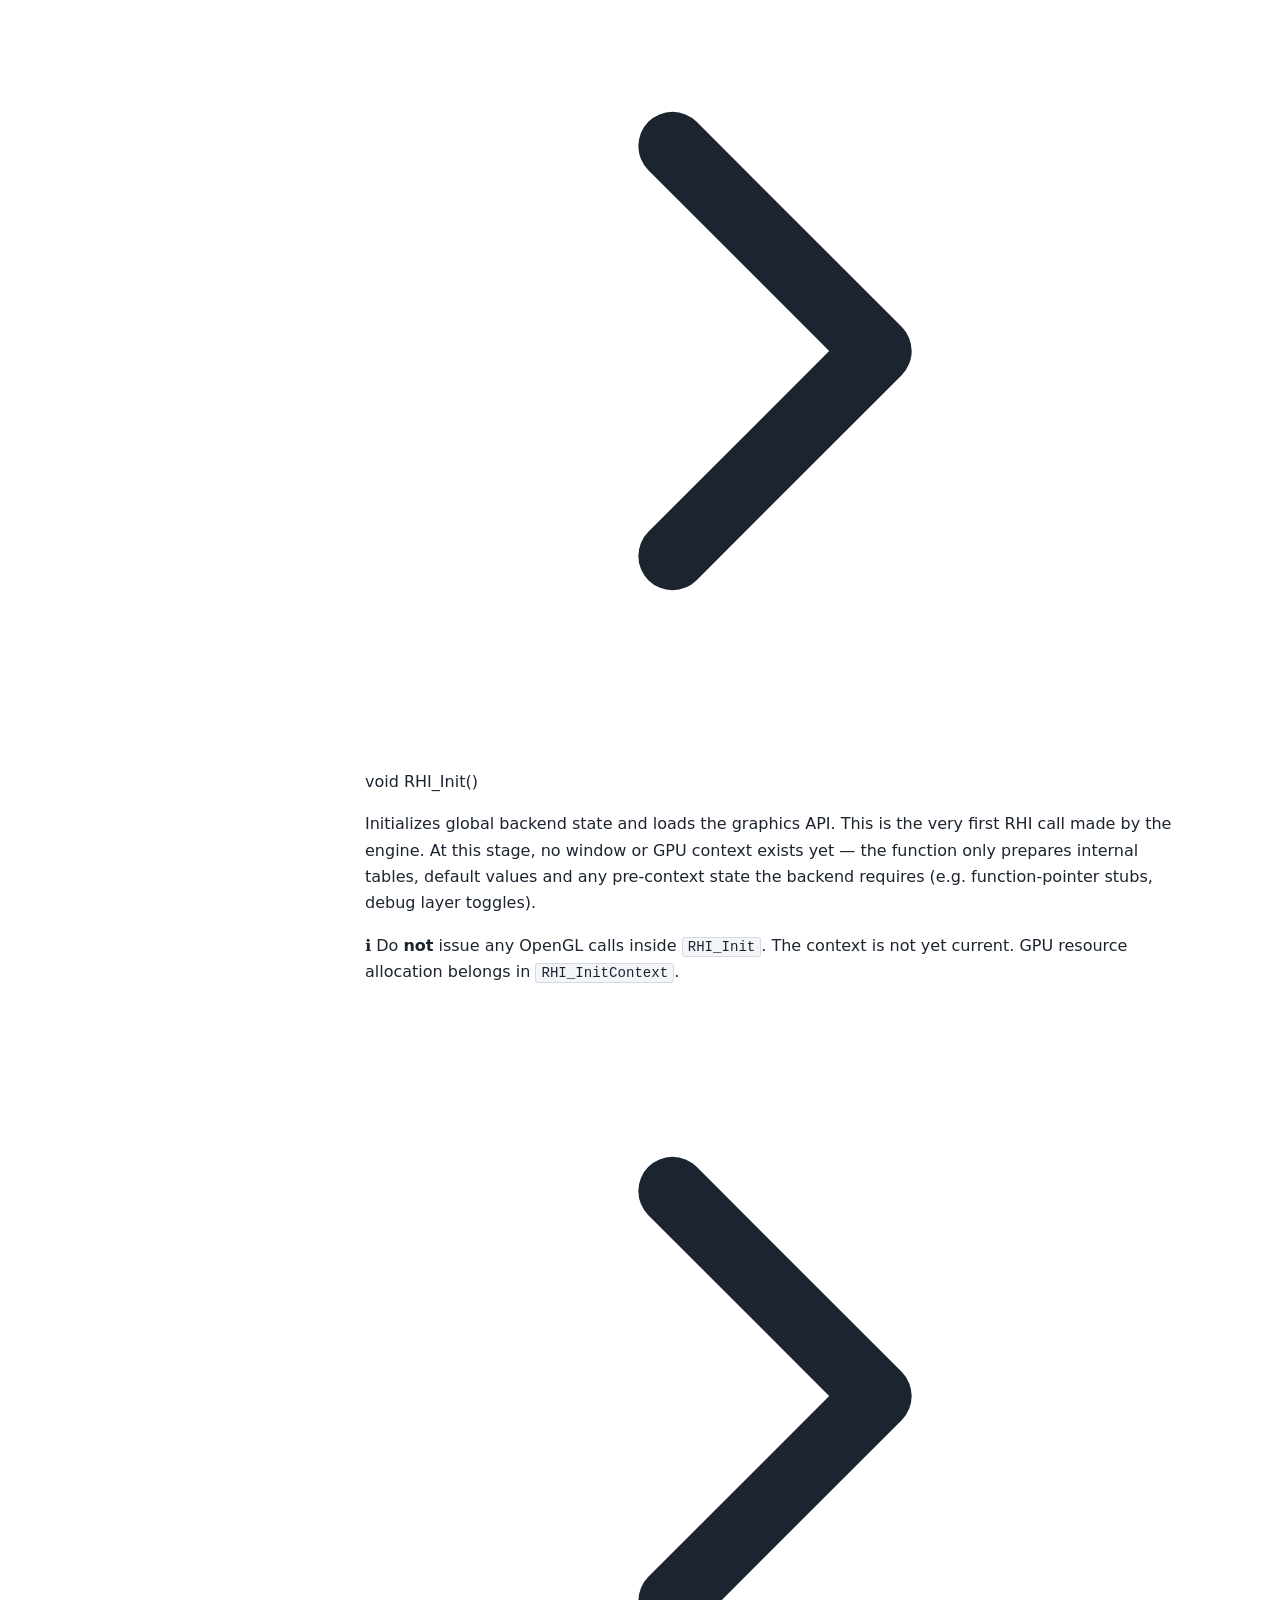
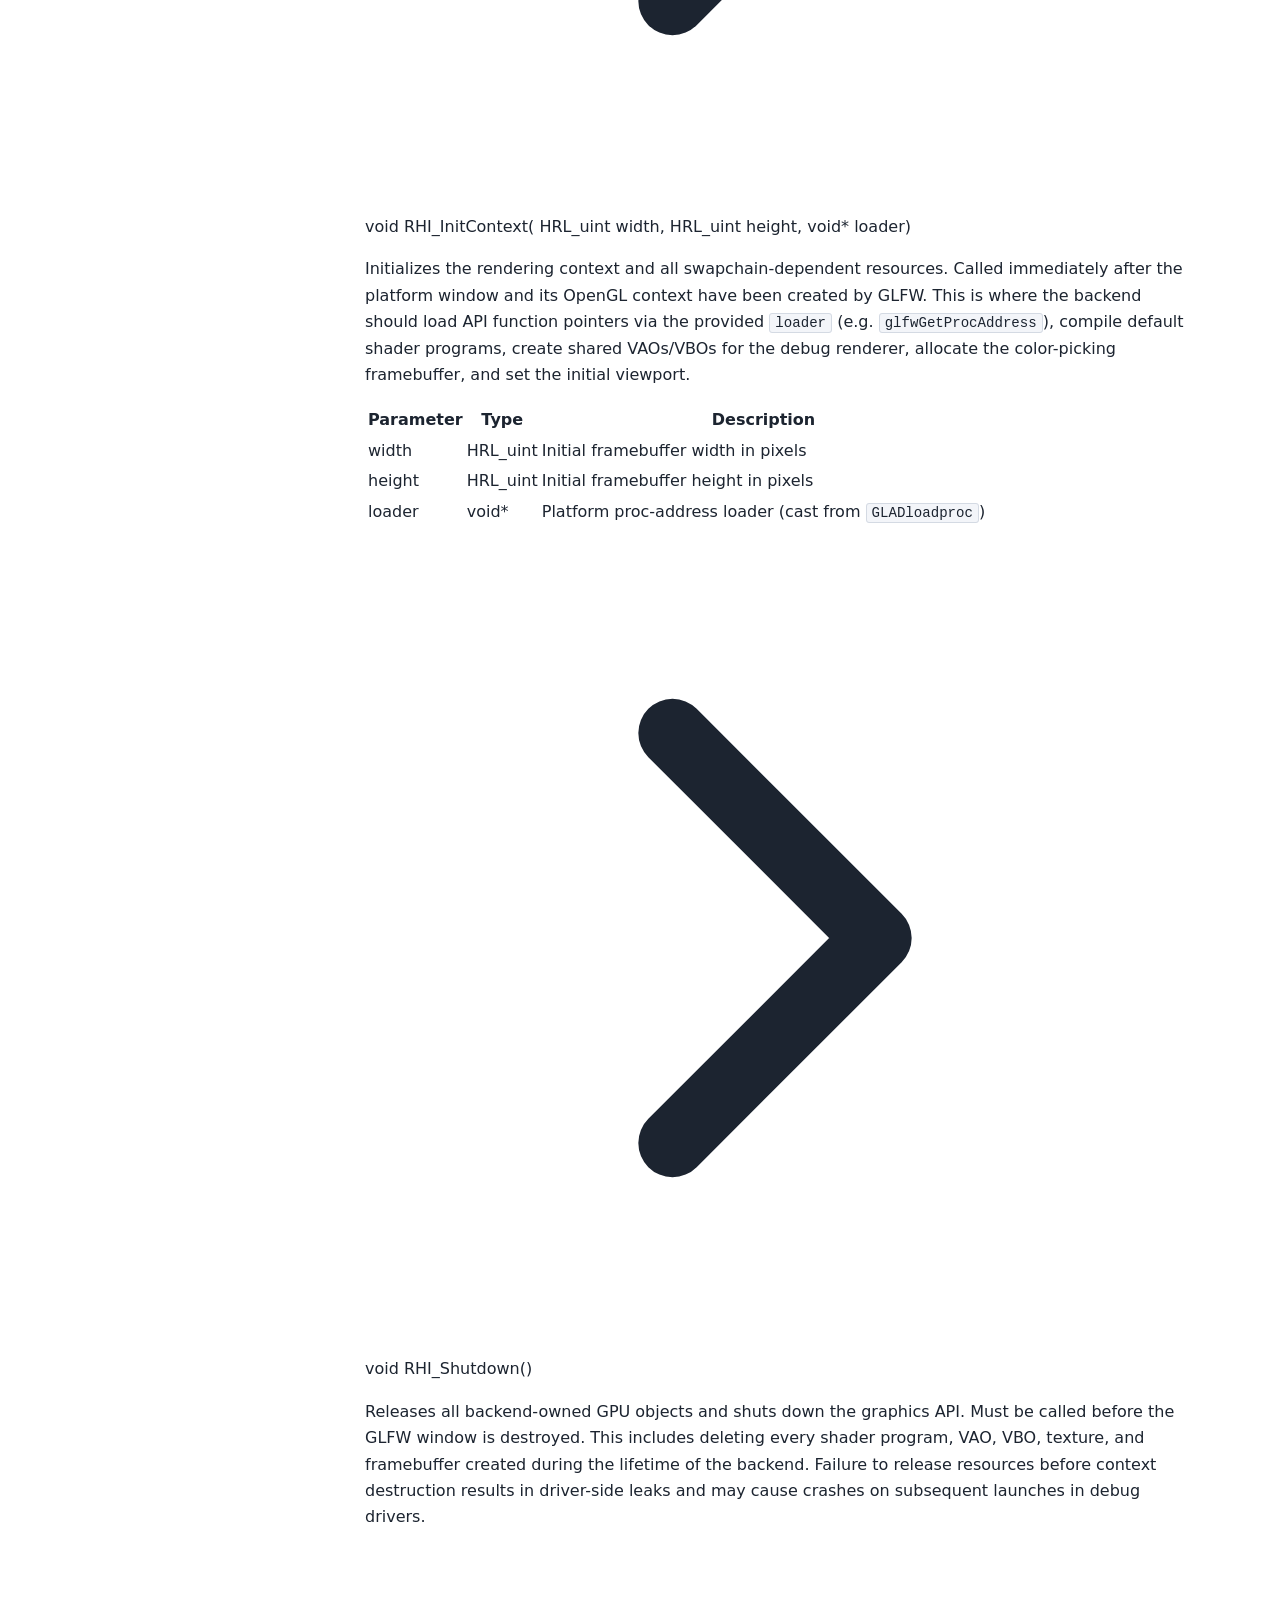
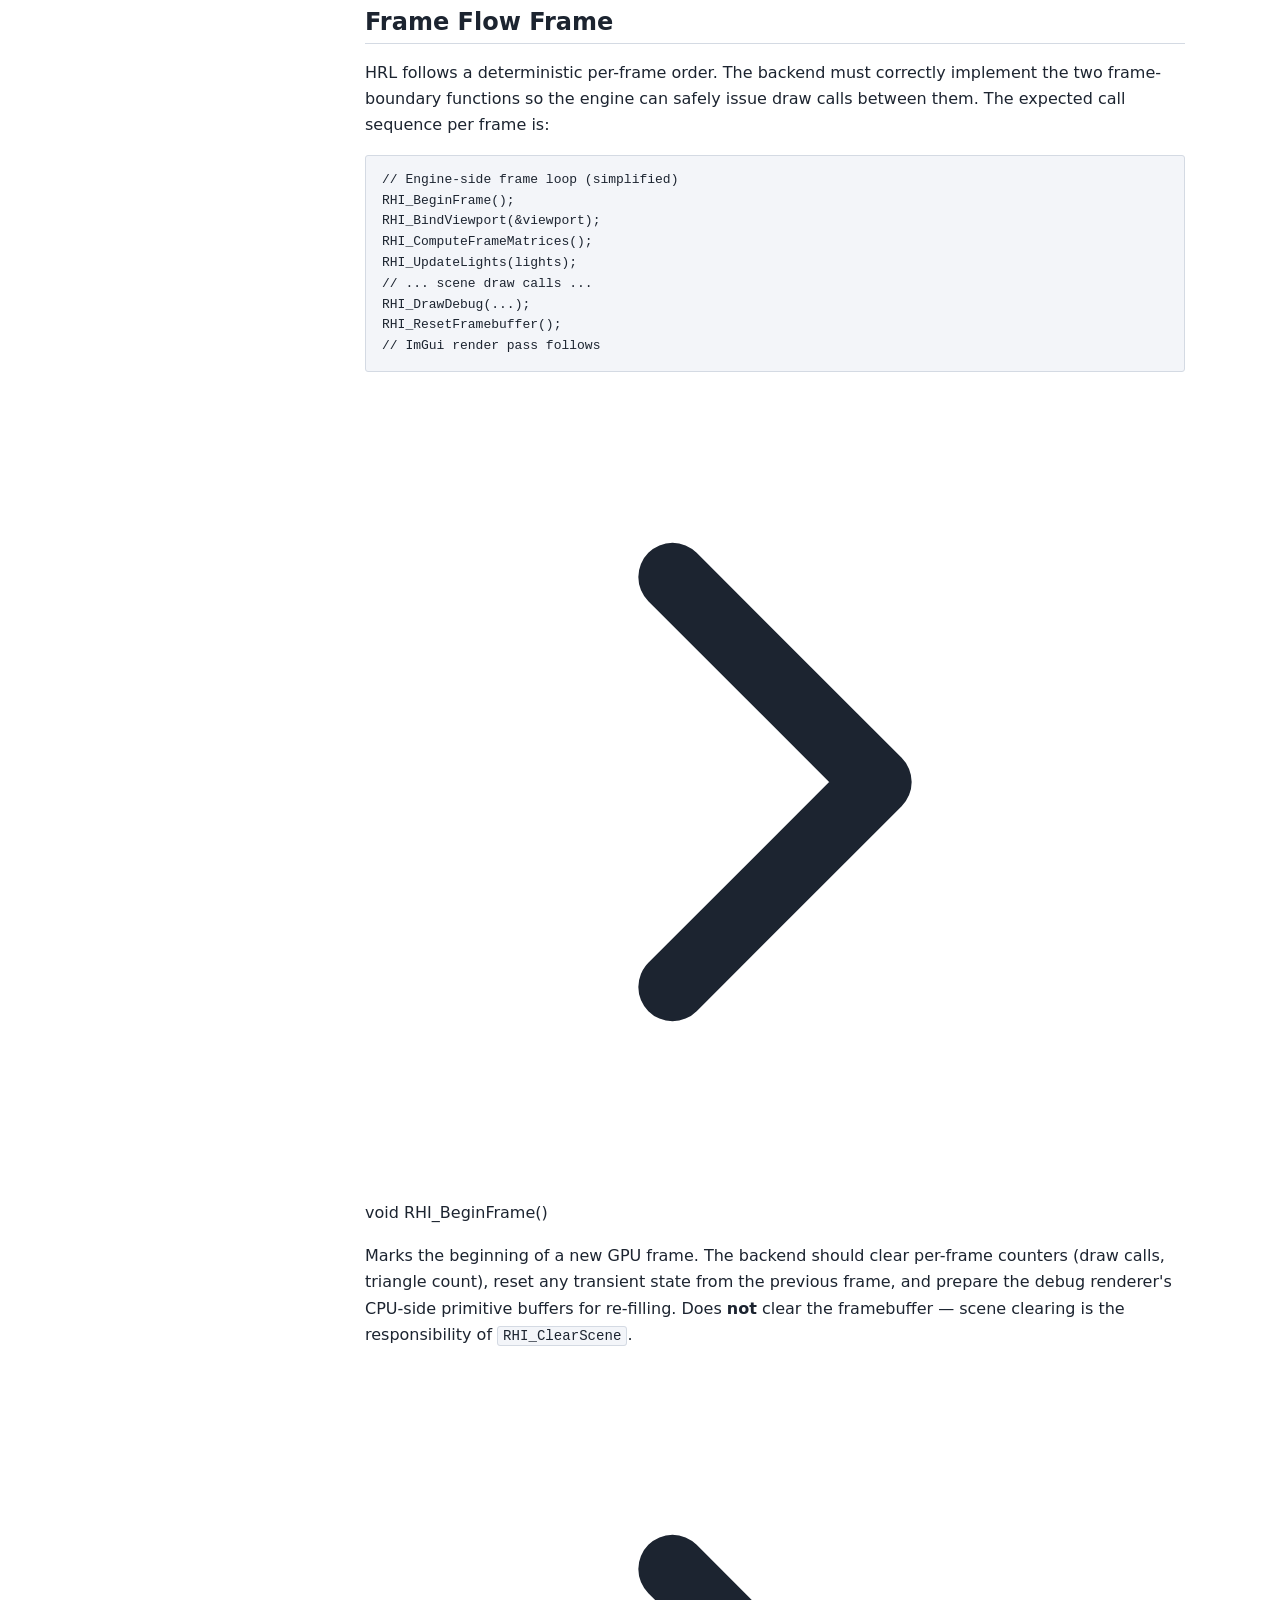
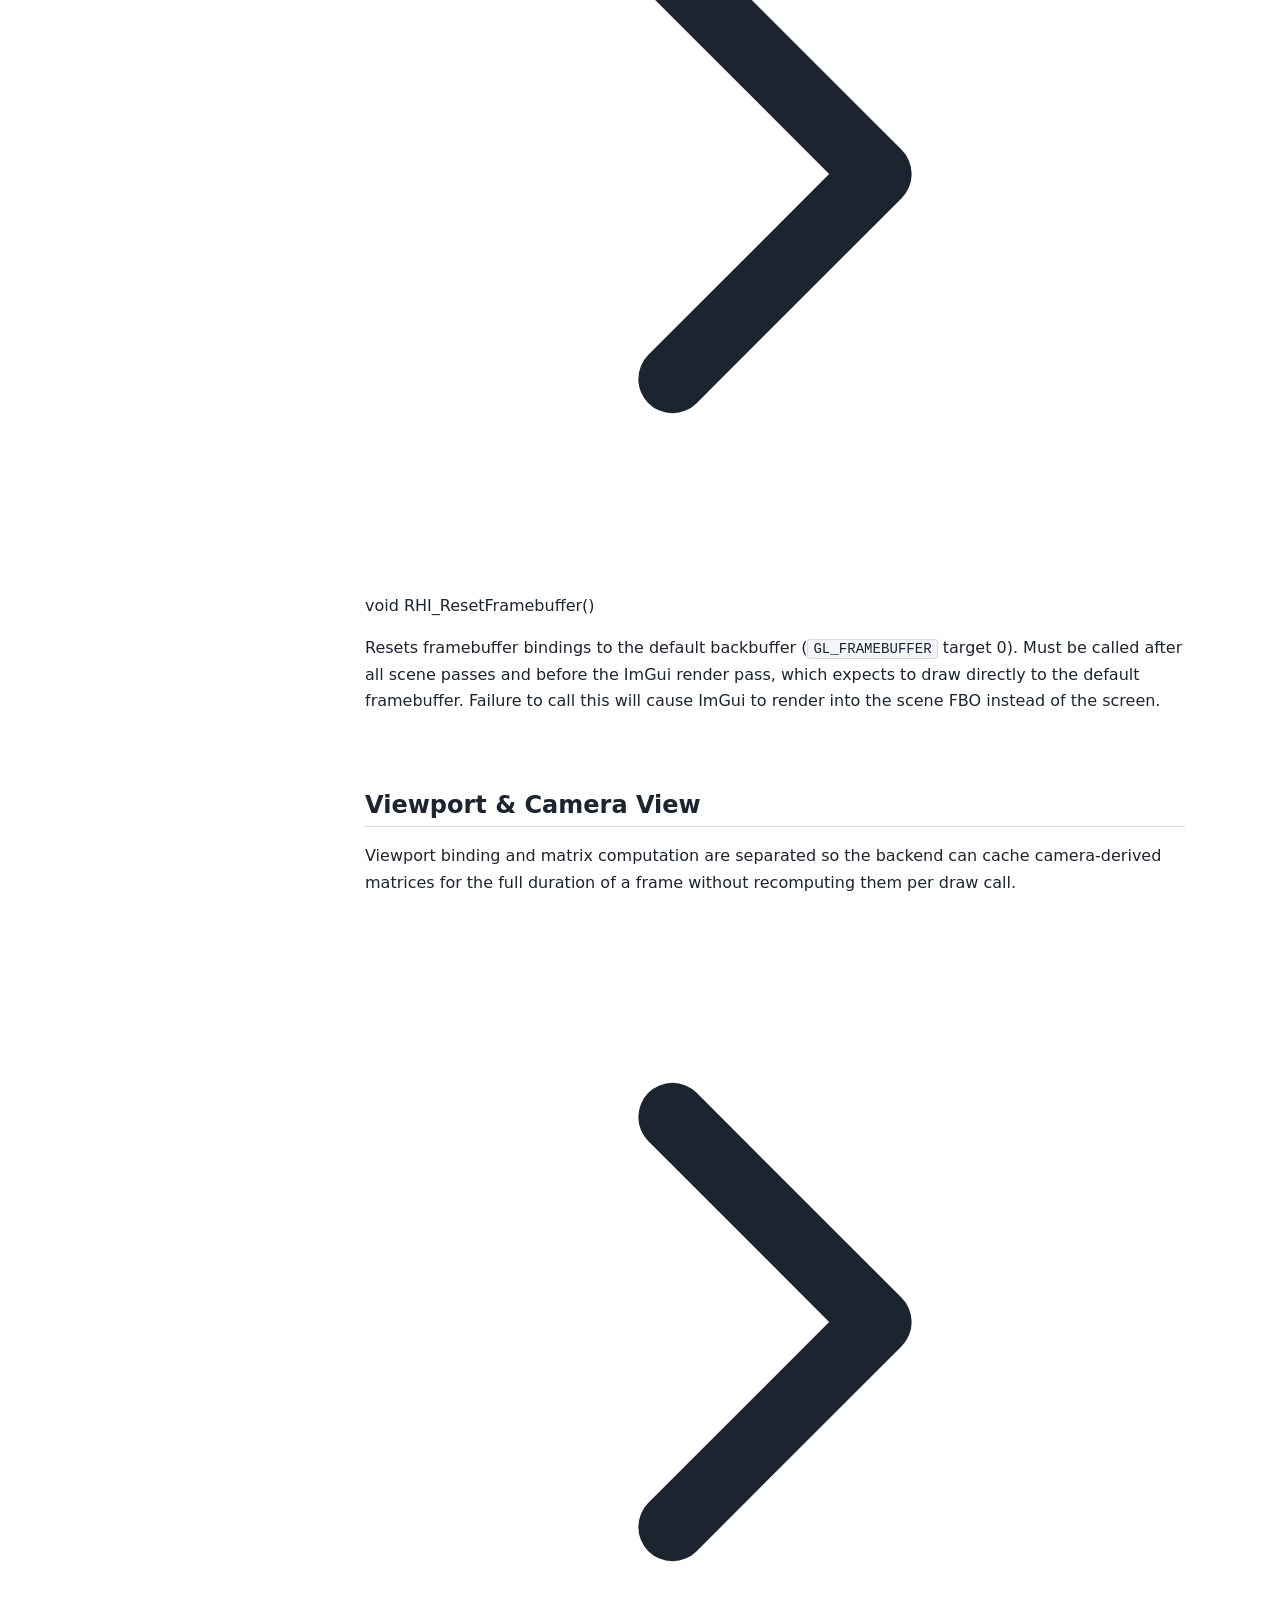
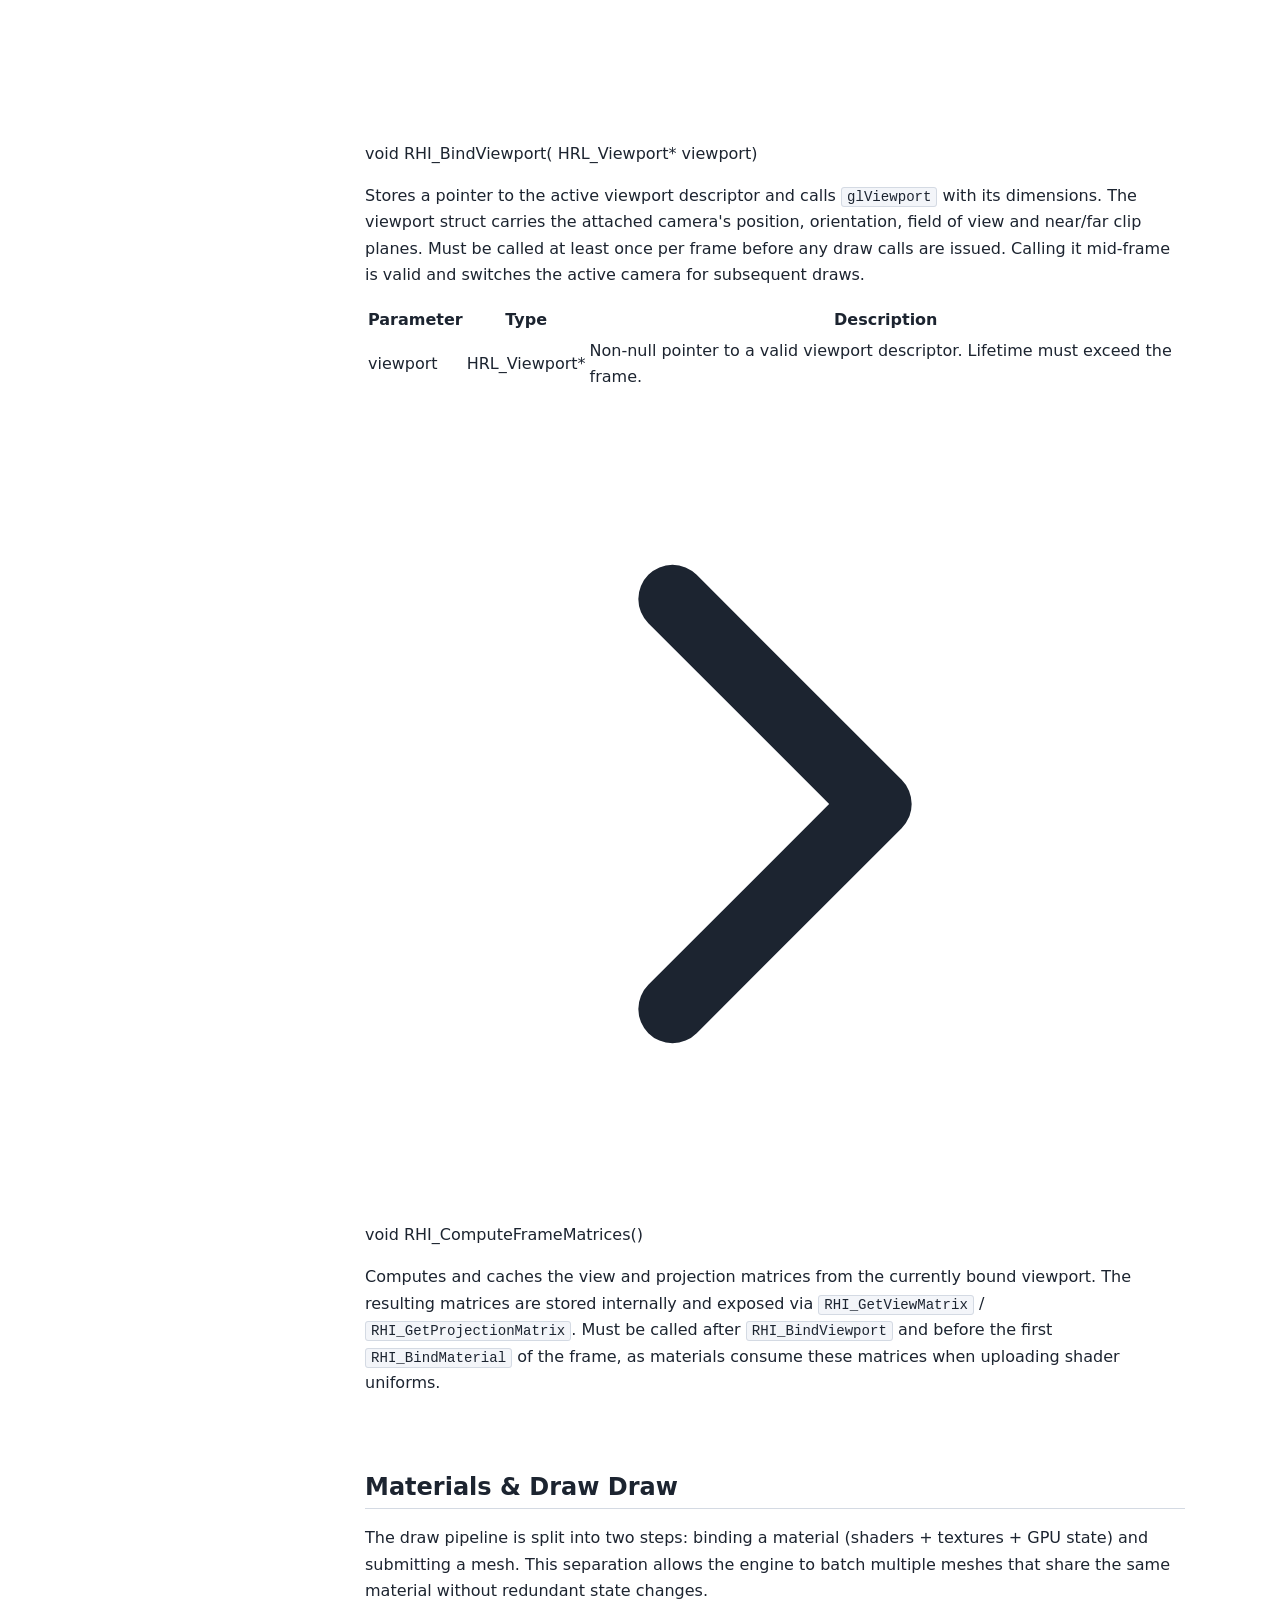
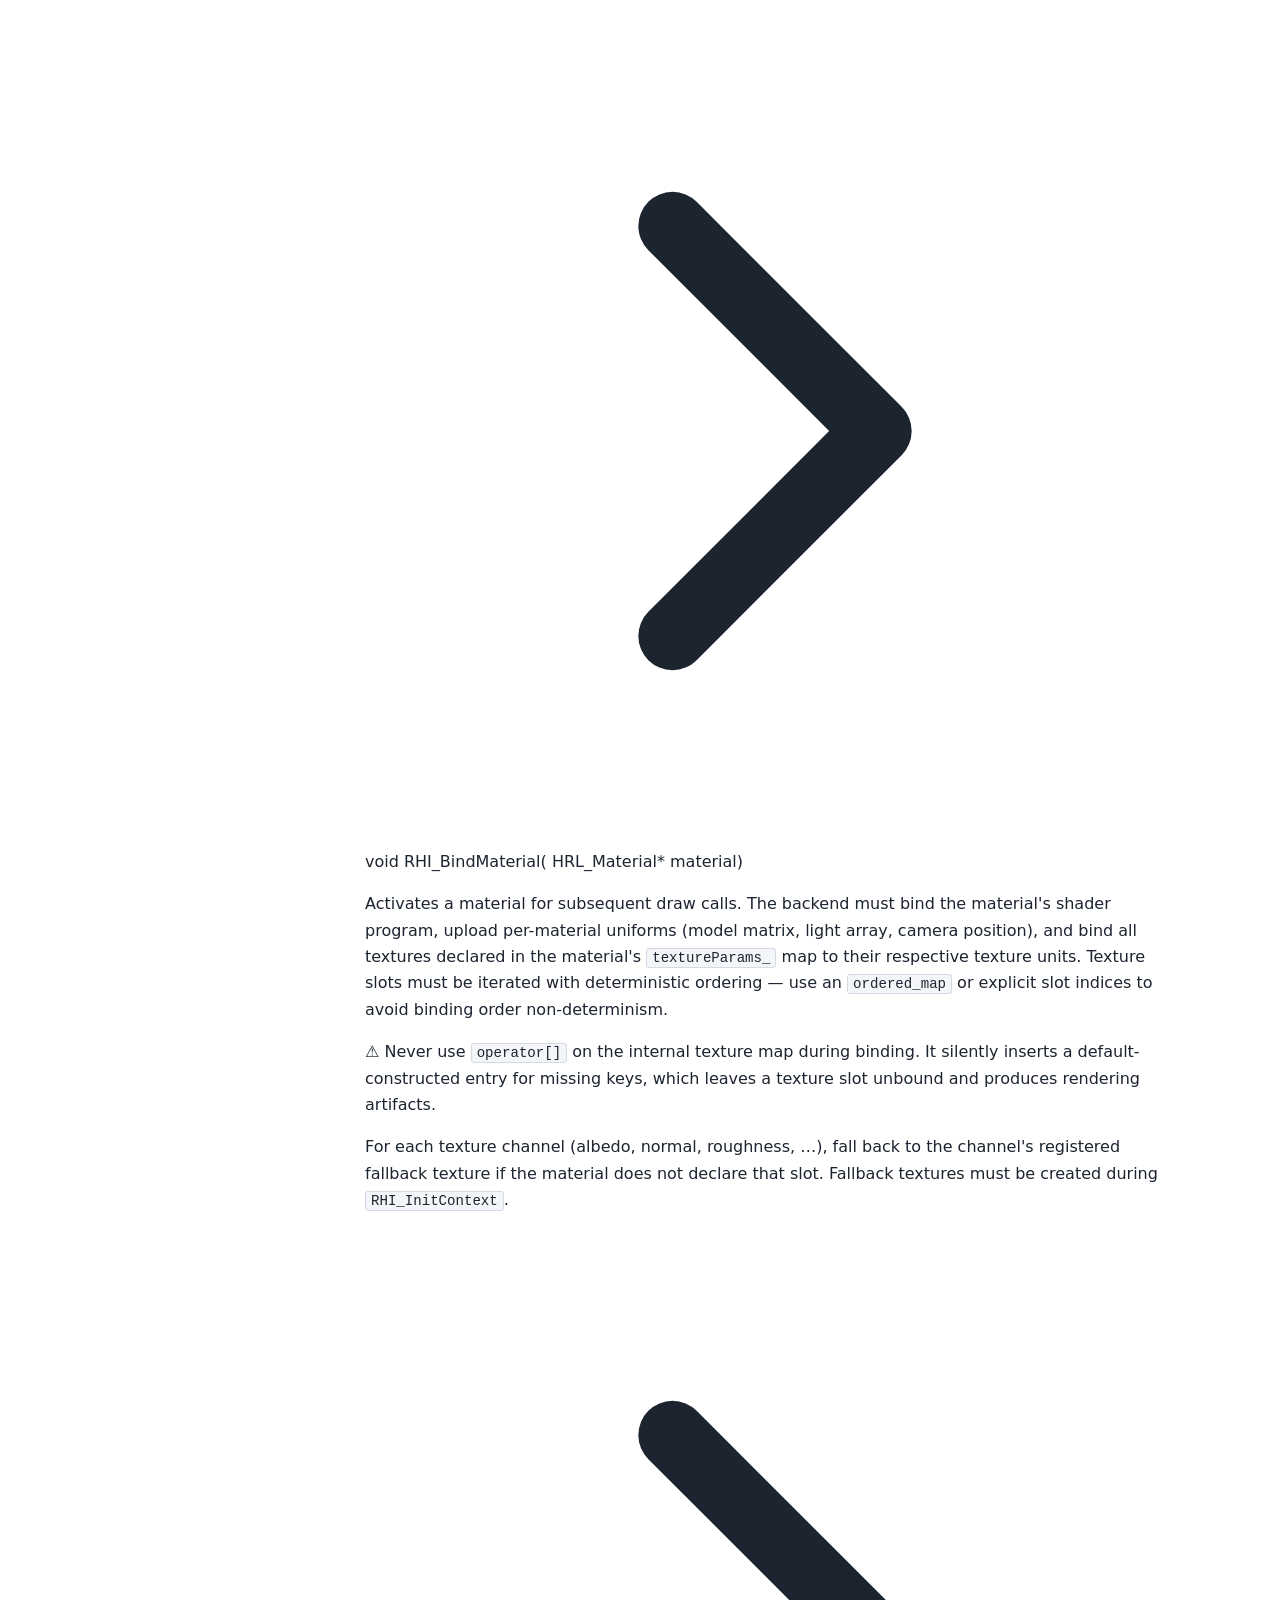
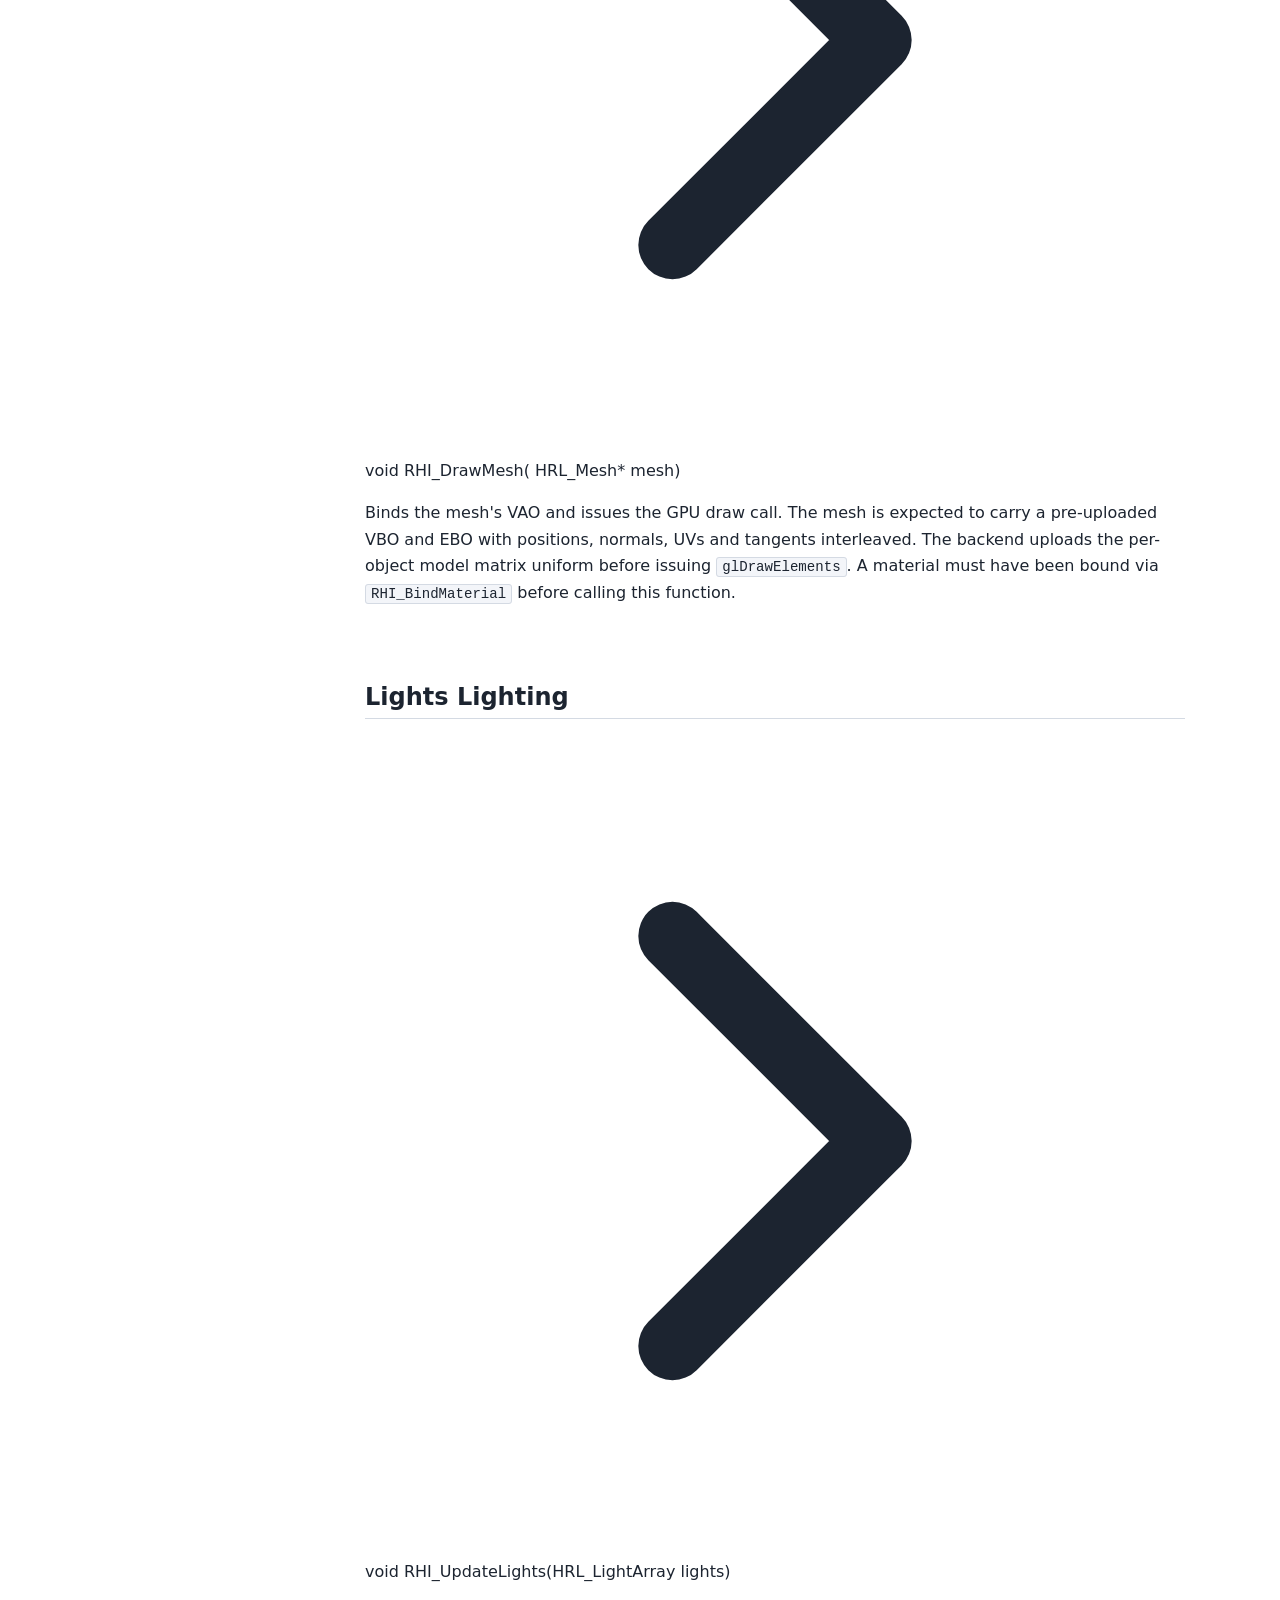
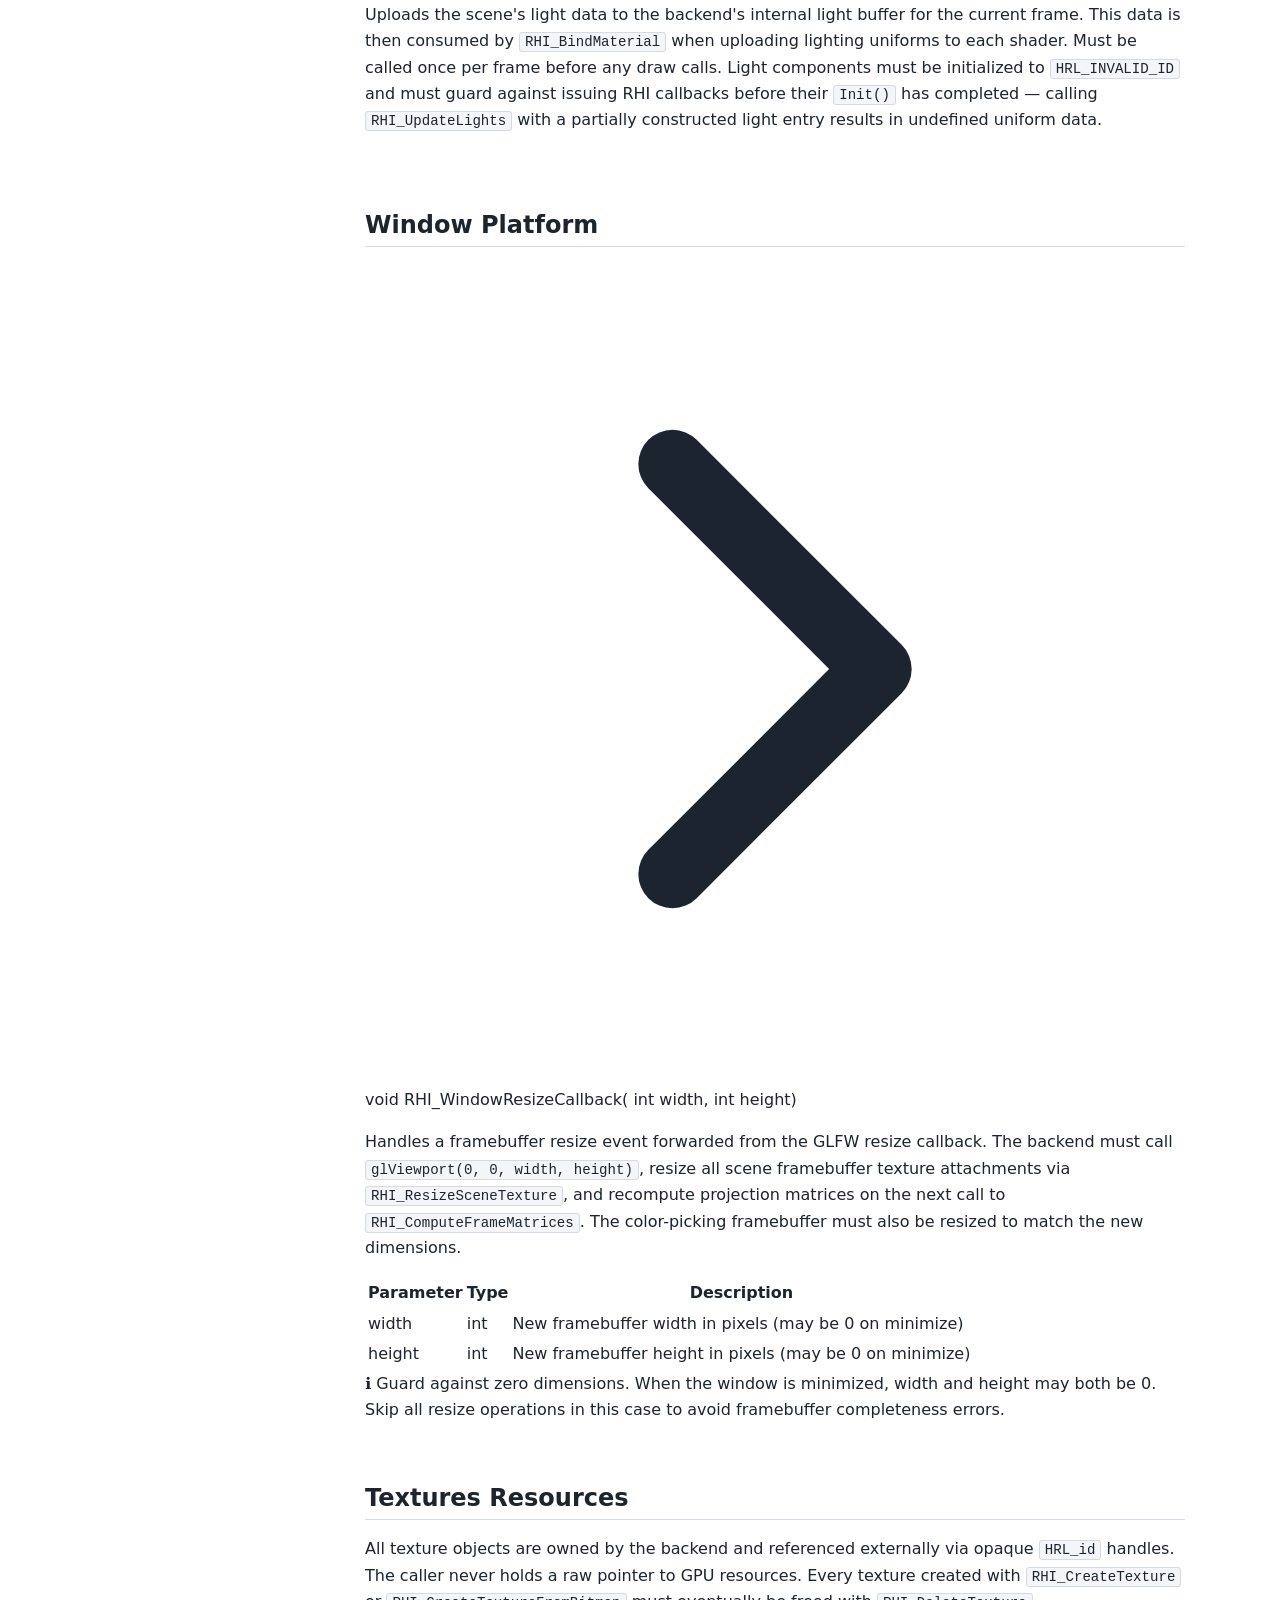
<file: docs/contributor_portal.html>
<!DOCTYPE html>
<html lang="en">
<head>
  <meta charset="utf-8" />
  <title>HRL — Contributor Portal</title>
  <meta name="viewport" content="width=device-width, initial-scale=1" />
  <link rel="preconnect" href="https://fonts.googleapis.com">
  <link href="https://fonts.googleapis.com/css2?family=JetBrains+Mono:wght@400;500;600&family=Syne:wght@400;500;600;700;800&family=DM+Sans:ital,wght@0,300;0,400;0,500;1,300&display=swap" rel="stylesheet">
  <link rel="stylesheet" href="style.css">

  <link rel="icon" href="assets/favicon.ico">
  <link rel="icon" type="image/png" sizes="32x32" href="assets/favicon-32x32.png">
  <link rel="icon" type="image/png" sizes="16x16" href="assets/favicon-16x16.png">
  <link rel="apple-touch-icon" href="assets/apple-touch-icon.png">
</head>
<body>

<header>
  <img src="assets/logo.png" alt="HRL Logo" class="header-logo-img">
  <span class="header-title">Contributor Portal</span>
  <span class="header-version">HRL v0.3</span>
  <div class="header-spacer"></div>
  <nav class="header-nav">
    <a class="header-nav-link" href="index.html">Public Documentation</a>
  </nav>
  <a class="header-github" href="https://github.com/oscar-soirey/Horizon-Rendering-Library" target="_blank">
    <svg width="14" height="14" viewBox="0 0 24 24" fill="currentColor"><path d="M12 2C6.477 2 2 6.484 2 12.017c0 4.425 2.865 8.18 6.839 9.504.5.092.682-.217.682-.483 0-.237-.008-.868-.013-1.703-2.782.605-3.369-1.343-3.369-1.343-.454-1.158-1.11-1.466-1.11-1.466-.908-.62.069-.608.069-.608 1.003.07 1.531 1.032 1.531 1.032.892 1.53 2.341 1.088 2.91.832.092-.647.35-1.088.636-1.338-2.22-.253-4.555-1.113-4.555-4.951 0-1.093.39-1.988 1.029-2.688-.103-.253-.446-1.272.098-2.65 0 0 .84-.27 2.75 1.026A9.564 9.564 0 0112 6.844c.85.004 1.705.115 2.504.337 1.909-1.296 2.747-1.027 2.747-1.027.546 1.379.202 2.398.1 2.651.64.7 1.028 1.595 1.028 2.688 0 3.848-2.339 4.695-4.566 4.943.359.309.678.92.678 1.855 0 1.338-.012 2.419-.012 2.747 0 .268.18.58.688.482A10.019 10.019 0 0022 12.017C22 6.484 17.522 2 12 2z"/></svg>
    GitHub
  </a>
</header>

<div class="layout">

<nav class="sidebar">
  <div class="sidebar-section-label">Backend</div>
  <a href="#overview">Overview</a>
  <a href="#compile">Compile HRL</a>
  <a href="#init">Initialization</a>
  <a href="#frame">Frame Flow</a>
  <a href="#viewport">Viewport & Camera</a>
  <a href="#materials">Materials & Draw</a>
  <a href="#lights">Lights</a>
  <a href="#window">Window</a>
  <a href="#textures">Textures</a>
  <a href="#scenes">Scenes</a>
  <a href="#shaders">Shaders</a>
  <a href="#matrices">Matrices</a>
  <a href="#debug">Debug</a>
</nav>

<main>

<!-- ══════════════════════════════════════════
     OVERVIEW
══════════════════════════════════════════ -->
<section id="overview" class="doc-section">
  <h1>Contributor <span class="accent">Portal</span></h1>
  <p class="doc-subtitle">Backend implementation guide for HRL</p>

  <div class="intro-callout">
    <strong>HRL is a fully graphics‑API‑agnostic rendering library.</strong><br>
    All GPU logic lives exclusively inside the backend through a strict RHI contract.
    The HRL core never includes or exposes native APIs such as OpenGL, Vulkan, DirectX or Metal.
    The currently maintained backend targets <strong>OpenGL 3.3 Core Profile</strong>.
  </div>

  <p>
    As a backend contributor, you are expected to implement <strong>every RHI function</strong>.
    Missing or partially implemented functions result in an invalid backend that will either
    crash at runtime or silently corrupt GPU state.
  </p>

  <div class="info-box warn">
    <span class="icon">⚠️</span>
    <span>The backend is solely responsible for resource lifetime, GPU state machines, pipeline
    objects, framebuffer management and draw-call synchronization. The HRL core makes
    no assumptions about the underlying API and will never attempt to recover from a
    missing or broken RHI implementation.</span>
  </div>
</section>

<!-- ══════════════════════════════════════════
     COMPILE HRL
══════════════════════════════════════════ -->
<section id="compile" class="doc-section">
  <h2>Compile HRL <span class="section-tag">COMPILATION</span></h2>

  <p>
    HRL uses <strong>CMake</strong> as its build system and is officially supported with
    <strong>MinGW-w64 (GCC for Windows)</strong> as the compiler toolchain.
    Building with another compiler (MSVC, Clang, etc.) is not tested and may introduce
    <strong>undefined behaviour</strong> due to ABI differences, non-standard pragma handling
    and DLL export semantics that the build is specifically tuned for.
  </p>

  <div class="info-box warn">
    <span class="icon">⚠️</span>
    <span>Compiling HRL with a toolchain other than MinGW-w64 is <strong>unsupported</strong>.
    Subtle UB, ODR violations and GPU state corruption may occur silently at runtime.
    In particular, mixing MSVC-compiled and MinGW-compiled translation units across DLL
    boundaries is undefined behaviour in C++.</span>
  </div>

  <h3>1 — Install MinGW-w64</h3>
  <p>
    The recommended distribution is <strong>WinLibs</strong>, which ships a clean, standalone
    MinGW-w64 bundle with no installer side effects.
  </p>

  <table class="doc-table">
    <thead><tr><th>Step</th><th>Action</th></tr></thead>
    <tbody>
      <tr>
        <td>Download</td>
        <td>Go to <code>winlibs.com</code> and download the latest <strong>UCRT, POSIX</strong>
        release (choose the <code>x86_64</code> zip).</td>
      </tr>
      <tr>
        <td>Extract</td>
        <td>Extract the archive to a stable path, e.g. <code>C:\mingw64</code>.
        Avoid paths with spaces.</td>
      </tr>
      <tr>
        <td>PATH</td>
        <td>Add <code>C:\mingw64\bin</code> to your system <code>PATH</code> via
        <em>System Properties → Environment Variables → Path → Edit</em>.</td>
      </tr>
      <tr>
        <td>Verify</td>
        <td>Open a new terminal and run <code>gcc --version</code>.
        You should see a GCC 13+ line referencing <em>MinGW-w64</em>.</td>
      </tr>
    </tbody>
  </table>

  <h3>2 — Install CMake</h3>
  <p>
    Download the latest <strong>CMake</strong> Windows installer from
    <code>cmake.org/download</code>. During installation, select
    <em>"Add CMake to the system PATH for all users"</em>.
    Verify with <code>cmake --version</code> (3.22+ required).
  </p>

  <h3>3 — Generate the CMake project</h3>
  <p>
    Before compiling for the first time — or after modifying any <code>CMakeLists.txt</code> —
    run the generation script from the <strong>root of the project</strong>:
  </p>
  <pre><code><span class="cm"># Run once before your first build</span>
generate-cmake-project.bat</code></pre>

  <div class="info-box note">
    <span class="icon">ℹ️</span>
    <span>This script invokes CMake with the correct <code>MinGW Makefiles</code> generator
    and writes the build tree into the <code>build/</code> directory. You do <strong>not</strong>
    need to re-run it on every compilation — only when the CMake configuration changes.</span>
  </div>

  <h3>4 — Build</h3>
  <p>Once the project has been generated, compile from the <strong>root of the project</strong>:</p>
  <pre><code>build.bat</code></pre>

  <p>
    This invokes <code>cmake --build</code> on the pre-generated tree.
    Output binaries (<code>hrldll.dll</code>, import libraries and test executables)
    are placed in <code>build/bin/</code>.
  </p>

  <div class="info-box tip">
    <span class="icon">✅</span>
    <span>A clean full build workflow always follows the same order:
    <code>generate-cmake-project.bat</code> → <code>build.bat</code>.
    For incremental builds, <code>build.bat</code> alone is sufficient.</span>
  </div>
</section>

<!-- ══════════════════════════════════════════
     INIT
══════════════════════════════════════════ -->
<section id="init" class="doc-section">
  <h2>Initialization <span class="section-tag">RHI</span></h2>

  <p>
    The three initialization functions must be called in strict order during engine startup.
    They set up the graphics API loader, allocate GPU-side resources that depend on the
    swapchain dimensions, and register the global backend state used by all subsequent RHI calls.
  </p>

  <div class="fn-card">
    <div class="fn-card-header" onclick="toggle(this)">
      <svg class="chevron" viewBox="0 0 24 24" fill="none" stroke="currentColor" stroke-width="2" stroke-linecap="round" stroke-linejoin="round"><polyline points="9 18 15 12 9 6"/></svg>
      <div class="fn-sig"><span class="ret">void</span> <span class="name">RHI_Init</span>()</div>
    </div>
    <div class="fn-card-body">
      <p>
        Initializes global backend state and loads the graphics API. This is the very first
        RHI call made by the engine. At this stage, no window or GPU context exists yet —
        the function only prepares internal tables, default values and any pre-context state
        the backend requires (e.g. function-pointer stubs, debug layer toggles).
      </p>
      <div class="info-box note">
        <span class="icon">ℹ️</span>
        <span>Do <strong>not</strong> issue any OpenGL calls inside <code>RHI_Init</code>.
        The context is not yet current. GPU resource allocation belongs in
        <code>RHI_InitContext</code>.</span>
      </div>
    </div>
  </div>

  <div class="fn-card">
    <div class="fn-card-header" onclick="toggle(this)">
      <svg class="chevron" viewBox="0 0 24 24" fill="none" stroke="currentColor" stroke-width="2" stroke-linecap="round" stroke-linejoin="round"><polyline points="9 18 15 12 9 6"/></svg>
      <div class="fn-sig">
        <span class="ret">void</span> <span class="name">RHI_InitContext</span>(
        <span class="param-type">HRL_uint</span> <span class="param-name">width</span>,
        <span class="param-type">HRL_uint</span> <span class="param-name">height</span>,
        <span class="param-type">void*</span> <span class="param-name">loader</span>)
      </div>
    </div>
    <div class="fn-card-body">
      <p>
        Initializes the rendering context and all swapchain-dependent resources. Called
        immediately after the platform window and its OpenGL context have been created by GLFW.
        This is where the backend should load API function pointers via the provided
        <code>loader</code> (e.g. <code>glfwGetProcAddress</code>), compile default shader
        programs, create shared VAOs/VBOs for the debug renderer, allocate the color-picking
        framebuffer, and set the initial viewport.
      </p>
      <table class="param-table">
        <thead><tr><th>Parameter</th><th>Type</th><th>Description</th></tr></thead>
        <tbody>
          <tr><td>width</td><td>HRL_uint</td><td>Initial framebuffer width in pixels</td></tr>
          <tr><td>height</td><td>HRL_uint</td><td>Initial framebuffer height in pixels</td></tr>
          <tr><td>loader</td><td>void*</td><td>Platform proc-address loader (cast from <code>GLADloadproc</code>)</td></tr>
        </tbody>
      </table>
    </div>
  </div>

  <div class="fn-card">
    <div class="fn-card-header" onclick="toggle(this)">
      <svg class="chevron" viewBox="0 0 24 24" fill="none" stroke="currentColor" stroke-width="2" stroke-linecap="round" stroke-linejoin="round"><polyline points="9 18 15 12 9 6"/></svg>
      <div class="fn-sig"><span class="ret">void</span> <span class="name">RHI_Shutdown</span>()</div>
    </div>
    <div class="fn-card-body">
      <p>
        Releases all backend-owned GPU objects and shuts down the graphics API. Must be
        called before the GLFW window is destroyed. This includes deleting every shader
        program, VAO, VBO, texture, and framebuffer created during the lifetime of the
        backend. Failure to release resources before context destruction results in
        driver-side leaks and may cause crashes on subsequent launches in debug drivers.
      </p>
    </div>
  </div>
</section>

<!-- ══════════════════════════════════════════
     FRAME FLOW
══════════════════════════════════════════ -->
<section id="frame" class="doc-section">
  <h2>Frame Flow <span class="section-tag">Frame</span></h2>

  <p>
    HRL follows a deterministic per-frame order. The backend must correctly implement
    the two frame-boundary functions so the engine can safely issue draw calls between them.
    The expected call sequence per frame is:
  </p>

  <pre><code><span class="cm">// Engine-side frame loop (simplified)</span>
<span class="fn">RHI_BeginFrame</span>();
<span class="fn">RHI_BindViewport</span>(&amp;viewport);
<span class="fn">RHI_ComputeFrameMatrices</span>();
<span class="fn">RHI_UpdateLights</span>(lights);
<span class="cm">// ... scene draw calls ...</span>
<span class="fn">RHI_DrawDebug</span>(...);
<span class="fn">RHI_ResetFramebuffer</span>();
<span class="cm">// ImGui render pass follows</span></code></pre>

  <div class="fn-card">
    <div class="fn-card-header" onclick="toggle(this)">
      <svg class="chevron" viewBox="0 0 24 24" fill="none" stroke="currentColor" stroke-width="2" stroke-linecap="round" stroke-linejoin="round"><polyline points="9 18 15 12 9 6"/></svg>
      <div class="fn-sig"><span class="ret">void</span> <span class="name">RHI_BeginFrame</span>()</div>
    </div>
    <div class="fn-card-body">
      <p>
        Marks the beginning of a new GPU frame. The backend should clear per-frame
        counters (draw calls, triangle count), reset any transient state from the
        previous frame, and prepare the debug renderer's CPU-side primitive buffers
        for re-filling. Does <strong>not</strong> clear the framebuffer — scene clearing
        is the responsibility of <code>RHI_ClearScene</code>.
      </p>
    </div>
  </div>

  <div class="fn-card">
    <div class="fn-card-header" onclick="toggle(this)">
      <svg class="chevron" viewBox="0 0 24 24" fill="none" stroke="currentColor" stroke-width="2" stroke-linecap="round" stroke-linejoin="round"><polyline points="9 18 15 12 9 6"/></svg>
      <div class="fn-sig"><span class="ret">void</span> <span class="name">RHI_ResetFramebuffer</span>()</div>
    </div>
    <div class="fn-card-body">
      <p>
        Resets framebuffer bindings to the default backbuffer (<code>GL_FRAMEBUFFER</code>
        target 0). Must be called after all scene passes and before the ImGui render pass,
        which expects to draw directly to the default framebuffer. Failure to call this
        will cause ImGui to render into the scene FBO instead of the screen.
      </p>
    </div>
  </div>
</section>

<!-- ══════════════════════════════════════════
     VIEWPORT & CAMERA
══════════════════════════════════════════ -->
<section id="viewport" class="doc-section">
  <h2>Viewport & Camera <span class="section-tag">View</span></h2>

  <p>
    Viewport binding and matrix computation are separated so the backend can cache
    camera-derived matrices for the full duration of a frame without recomputing them
    per draw call.
  </p>

  <div class="fn-card">
    <div class="fn-card-header" onclick="toggle(this)">
      <svg class="chevron" viewBox="0 0 24 24" fill="none" stroke="currentColor" stroke-width="2" stroke-linecap="round" stroke-linejoin="round"><polyline points="9 18 15 12 9 6"/></svg>
      <div class="fn-sig">
        <span class="ret">void</span> <span class="name">RHI_BindViewport</span>(
        <span class="param-type">HRL_Viewport*</span> <span class="param-name">viewport</span>)
      </div>
    </div>
    <div class="fn-card-body">
      <p>
        Stores a pointer to the active viewport descriptor and calls
        <code>glViewport</code> with its dimensions. The viewport struct carries the
        attached camera's position, orientation, field of view and near/far clip planes.
        Must be called at least once per frame before any draw calls are issued.
        Calling it mid-frame is valid and switches the active camera for subsequent draws.
      </p>
      <table class="param-table">
        <thead><tr><th>Parameter</th><th>Type</th><th>Description</th></tr></thead>
        <tbody>
          <tr><td>viewport</td><td>HRL_Viewport*</td><td>Non-null pointer to a valid viewport descriptor. Lifetime must exceed the frame.</td></tr>
        </tbody>
      </table>
    </div>
  </div>

  <div class="fn-card">
    <div class="fn-card-header" onclick="toggle(this)">
      <svg class="chevron" viewBox="0 0 24 24" fill="none" stroke="currentColor" stroke-width="2" stroke-linecap="round" stroke-linejoin="round"><polyline points="9 18 15 12 9 6"/></svg>
      <div class="fn-sig"><span class="ret">void</span> <span class="name">RHI_ComputeFrameMatrices</span>()</div>
    </div>
    <div class="fn-card-body">
      <p>
        Computes and caches the view and projection matrices from the currently bound
        viewport. The resulting matrices are stored internally and exposed via
        <code>RHI_GetViewMatrix</code> / <code>RHI_GetProjectionMatrix</code>.
        Must be called after <code>RHI_BindViewport</code> and before the first
        <code>RHI_BindMaterial</code> of the frame, as materials consume these matrices
        when uploading shader uniforms.
      </p>
    </div>
  </div>
</section>

<!-- ══════════════════════════════════════════
     MATERIALS & DRAW
══════════════════════════════════════════ -->
<section id="materials" class="doc-section">
  <h2>Materials & Draw <span class="section-tag">Draw</span></h2>

  <p>
    The draw pipeline is split into two steps: binding a material (shaders + textures + GPU state)
    and submitting a mesh. This separation allows the engine to batch multiple meshes that share
    the same material without redundant state changes.
  </p>

  <div class="fn-card">
    <div class="fn-card-header" onclick="toggle(this)">
      <svg class="chevron" viewBox="0 0 24 24" fill="none" stroke="currentColor" stroke-width="2" stroke-linecap="round" stroke-linejoin="round"><polyline points="9 18 15 12 9 6"/></svg>
      <div class="fn-sig">
        <span class="ret">void</span> <span class="name">RHI_BindMaterial</span>(
        <span class="param-type">HRL_Material*</span> <span class="param-name">material</span>)
      </div>
    </div>
    <div class="fn-card-body">
      <p>
        Activates a material for subsequent draw calls. The backend must bind the material's
        shader program, upload per-material uniforms (model matrix, light array, camera
        position), and bind all textures declared in the material's
        <code>textureParams_</code> map to their respective texture units. Texture slots
        must be iterated with deterministic ordering — use an <code>ordered_map</code> or
        explicit slot indices to avoid binding order non-determinism.
      </p>
      <div class="info-box warn">
        <span class="icon">⚠️</span>
        <span>Never use <code>operator[]</code> on the internal texture map during binding.
        It silently inserts a default-constructed entry for missing keys, which leaves a
        texture slot unbound and produces rendering artifacts.</span>
      </div>
      <p>
        For each texture channel (albedo, normal, roughness, …), fall back to the
        channel's registered fallback texture if the material does not declare that slot.
        Fallback textures must be created during <code>RHI_InitContext</code>.
      </p>
    </div>
  </div>

  <div class="fn-card">
    <div class="fn-card-header" onclick="toggle(this)">
      <svg class="chevron" viewBox="0 0 24 24" fill="none" stroke="currentColor" stroke-width="2" stroke-linecap="round" stroke-linejoin="round"><polyline points="9 18 15 12 9 6"/></svg>
      <div class="fn-sig">
        <span class="ret">void</span> <span class="name">RHI_DrawMesh</span>(
        <span class="param-type">HRL_Mesh*</span> <span class="param-name">mesh</span>)
      </div>
    </div>
    <div class="fn-card-body">
      <p>
        Binds the mesh's VAO and issues the GPU draw call. The mesh is expected to carry
        a pre-uploaded VBO and EBO with positions, normals, UVs and tangents interleaved.
        The backend uploads the per-object model matrix uniform before issuing
        <code>glDrawElements</code>. A material must have been bound via
        <code>RHI_BindMaterial</code> before calling this function.
      </p>
    </div>
  </div>
</section>

<!-- ══════════════════════════════════════════
     LIGHTS
══════════════════════════════════════════ -->
<section id="lights" class="doc-section">
  <h2>Lights <span class="section-tag">Lighting</span></h2>

  <div class="fn-card">
    <div class="fn-card-header" onclick="toggle(this)">
      <svg class="chevron" viewBox="0 0 24 24" fill="none" stroke="currentColor" stroke-width="2" stroke-linecap="round" stroke-linejoin="round"><polyline points="9 18 15 12 9 6"/></svg>
      <div class="fn-sig">
        <span class="ret">void</span> <span class="name">RHI_UpdateLights</span>(<span class="param-type">HRL_LightArray</span> <span class="param-name">lights</span>)
      </div>
    </div>
    <div class="fn-card-body">
      <p>
        Uploads the scene's light data to the backend's internal light buffer for the
        current frame. This data is then consumed by <code>RHI_BindMaterial</code> when
        uploading lighting uniforms to each shader. Must be called once per frame before
        any draw calls. Light components must be initialized to <code>HRL_INVALID_ID</code>
        and must guard against issuing RHI callbacks before their <code>Init()</code>
        has completed — calling <code>RHI_UpdateLights</code> with a partially constructed
        light entry results in undefined uniform data.
      </p>
    </div>
  </div>
</section>

<!-- ══════════════════════════════════════════
     WINDOW
══════════════════════════════════════════ -->
<section id="window" class="doc-section">
  <h2>Window <span class="section-tag">Platform</span></h2>

  <div class="fn-card">
    <div class="fn-card-header" onclick="toggle(this)">
      <svg class="chevron" viewBox="0 0 24 24" fill="none" stroke="currentColor" stroke-width="2" stroke-linecap="round" stroke-linejoin="round"><polyline points="9 18 15 12 9 6"/></svg>
      <div class="fn-sig">
        <span class="ret">void</span> <span class="name">RHI_WindowResizeCallback</span>(
        <span class="param-type">int</span> <span class="param-name">width</span>,
        <span class="param-type">int</span> <span class="param-name">height</span>)
      </div>
    </div>
    <div class="fn-card-body">
      <p>
        Handles a framebuffer resize event forwarded from the GLFW resize callback.
        The backend must call <code>glViewport(0, 0, width, height)</code>, resize all
        scene framebuffer texture attachments via <code>RHI_ResizeSceneTexture</code>,
        and recompute projection matrices on the next call to
        <code>RHI_ComputeFrameMatrices</code>. The color-picking framebuffer must also
        be resized to match the new dimensions.
      </p>
      <table class="param-table">
        <thead><tr><th>Parameter</th><th>Type</th><th>Description</th></tr></thead>
        <tbody>
          <tr><td>width</td><td>int</td><td>New framebuffer width in pixels (may be 0 on minimize)</td></tr>
          <tr><td>height</td><td>int</td><td>New framebuffer height in pixels (may be 0 on minimize)</td></tr>
        </tbody>
      </table>
      <div class="info-box note">
        <span class="icon">ℹ️</span>
        <span>Guard against zero dimensions. When the window is minimized, width and height
        may both be 0. Skip all resize operations in this case to avoid framebuffer
        completeness errors.</span>
      </div>
    </div>
  </div>
</section>

<!-- ══════════════════════════════════════════
     TEXTURES
══════════════════════════════════════════ -->
<section id="textures" class="doc-section">
  <h2>Textures <span class="section-tag">Resources</span></h2>

  <p>
    All texture objects are owned by the backend and referenced externally via opaque
    <code>HRL_id</code> handles. The caller never holds a raw pointer to GPU resources.
    Every texture created with <code>RHI_CreateTexture</code> or
    <code>RHI_CreateTextureFromBitmap</code> must eventually be freed with
    <code>RHI_DeleteTexture</code>.
  </p>

  <div class="fn-card">
    <div class="fn-card-header" onclick="toggle(this)">
      <svg class="chevron" viewBox="0 0 24 24" fill="none" stroke="currentColor" stroke-width="2" stroke-linecap="round" stroke-linejoin="round"><polyline points="9 18 15 12 9 6"/></svg>
      <div class="fn-sig"><span class="ret">HRL_id</span> <span class="name">RHI_CreateTexture</span>(<span class="param-type">const char*</span> <span class="param-name">path</span>, ...)</div>
    </div>
    <div class="fn-card-body">
      <p>
        Loads an image file from disk, uploads it to the GPU, and returns an opaque
        <code>HRL_id</code> handle. The backend is responsible for flipping the image
        vertically on load (OpenGL UV origin is bottom-left), generating mipmaps, and
        applying the default min/mag filters. Returns <code>HRL_INVALID_ID</code> on failure.
      </p>
    </div>
  </div>

  <div class="fn-card">
    <div class="fn-card-header" onclick="toggle(this)">
      <svg class="chevron" viewBox="0 0 24 24" fill="none" stroke="currentColor" stroke-width="2" stroke-linecap="round" stroke-linejoin="round"><polyline points="9 18 15 12 9 6"/></svg>
      <div class="fn-sig"><span class="ret">HRL_id</span> <span class="name">RHI_CreateTextureFromBitmap</span>(<span class="param-type">unsigned char*</span> <span class="param-name">data</span>, <span class="param-type">int</span> <span class="param-name">w</span>, <span class="param-type">int</span> <span class="param-name">h</span>, <span class="param-type">int</span> <span class="param-name">channels</span>)</div>
    </div>
    <div class="fn-card-body">
      <p>
        Creates a texture directly from a raw pixel buffer in CPU memory. Used for
        procedural textures, fallback textures created at startup, and ImGui font atlases.
        The backend does not take ownership of <code>data</code> — the caller may free
        the buffer immediately after this call returns.
      </p>
    </div>
  </div>

  <div class="fn-card">
    <div class="fn-card-header" onclick="toggle(this)">
      <svg class="chevron" viewBox="0 0 24 24" fill="none" stroke="currentColor" stroke-width="2" stroke-linecap="round" stroke-linejoin="round"><polyline points="9 18 15 12 9 6"/></svg>
      <div class="fn-sig"><span class="ret">void</span> <span class="name">RHI_DeleteTexture</span>(<span class="param-type">HRL_id</span> <span class="param-name">id</span>)</div>
    </div>
    <div class="fn-card-body">
      <p>
        Frees the GPU texture object associated with <code>id</code> and removes it from
        the backend's internal registry. Passing <code>HRL_INVALID_ID</code> is a no-op.
        Passing a handle that was already deleted is undefined behaviour.
      </p>
    </div>
  </div>

  <div class="fn-card">
    <div class="fn-card-header" onclick="toggle(this)">
      <svg class="chevron" viewBox="0 0 24 24" fill="none" stroke="currentColor" stroke-width="2" stroke-linecap="round" stroke-linejoin="round"><polyline points="9 18 15 12 9 6"/></svg>
      <div class="fn-sig"><span class="ret">void</span> <span class="name">RHI_GetTextureSize</span>(<span class="param-type">HRL_id</span> <span class="param-name">id</span>, <span class="param-type">int*</span> <span class="param-name">w</span>, <span class="param-type">int*</span> <span class="param-name">h</span>)</div>
    </div>
    <div class="fn-card-body">
      <p>Returns the pixel dimensions of the texture. The backend should cache these at
      creation time rather than querying the GPU.</p>
    </div>
  </div>

  <div class="fn-card">
    <div class="fn-card-header" onclick="toggle(this)">
      <svg class="chevron" viewBox="0 0 24 24" fill="none" stroke="currentColor" stroke-width="2" stroke-linecap="round" stroke-linejoin="round"><polyline points="9 18 15 12 9 6"/></svg>
      <div class="fn-sig"><span class="ret">void</span> <span class="name">RHI_SetTextureMinFilter</span>(<span class="param-type">HRL_id</span> <span class="param-name">id</span>, <span class="param-type">HRL_FilterMode</span> <span class="param-name">mode</span>)</div>
    </div>
    <div class="fn-card-body">
      <p>Sets the minification filter (<code>GL_TEXTURE_MIN_FILTER</code>) for the given texture.
      The texture must be bound before calling <code>glTexParameteri</code>.</p>
    </div>
  </div>

  <div class="fn-card">
    <div class="fn-card-header" onclick="toggle(this)">
      <svg class="chevron" viewBox="0 0 24 24" fill="none" stroke="currentColor" stroke-width="2" stroke-linecap="round" stroke-linejoin="round"><polyline points="9 18 15 12 9 6"/></svg>
      <div class="fn-sig"><span class="ret">void</span> <span class="name">RHI_SetTextureMaxFilter</span>(<span class="param-type">HRL_id</span> <span class="param-name">id</span>, <span class="param-type">HRL_FilterMode</span> <span class="param-name">mode</span>)</div>
    </div>
    <div class="fn-card-body">
      <p>Sets the magnification filter (<code>GL_TEXTURE_MAG_FILTER</code>) for the given texture.
      Valid values are <code>HRL_FILTER_NEAREST</code> and <code>HRL_FILTER_LINEAR</code> —
      mipmap modes are not valid for magnification.</p>
    </div>
  </div>
</section>

<!-- ══════════════════════════════════════════
     SCENES
══════════════════════════════════════════ -->
<section id="scenes" class="doc-section">
  <h2>Scenes <span class="section-tag">Framebuffer</span></h2>

  <p>
    In HRL, a <strong>Scene</strong> is a framebuffer wrapper. Each scene owns a color
    attachment texture (rendered into by the main pass), an optional depth-stencil
    renderbuffer, and optionally a second color attachment used by the
    <strong>color-picking pass</strong>. The scene texture is then sampled by the editor's
    ImGui viewport panel.
  </p>

  <div class="fn-card">
    <div class="fn-card-header" onclick="toggle(this)">
      <svg class="chevron" viewBox="0 0 24 24" fill="none" stroke="currentColor" stroke-width="2" stroke-linecap="round" stroke-linejoin="round"><polyline points="9 18 15 12 9 6"/></svg>
      <div class="fn-sig"><span class="ret">void</span> <span class="name">RHI_CreateScene</span>(<span class="param-type">HRL_id*</span> <span class="param-name">out</span>, <span class="param-type">HRL_uint</span> <span class="param-name">width</span>, <span class="param-type">HRL_uint</span> <span class="param-name">height</span>)</div>
    </div>
    <div class="fn-card-body">
      <p>
        Allocates a framebuffer object and its color attachment texture at the specified
        dimensions. Writes the new scene handle into <code>*out</code>. Also creates a
        depth-stencil renderbuffer for correct depth testing. The scene must be resizable
        via <code>RHI_ResizeSceneTexture</code>.
      </p>
    </div>
  </div>

  <div class="fn-card">
    <div class="fn-card-header" onclick="toggle(this)">
      <svg class="chevron" viewBox="0 0 24 24" fill="none" stroke="currentColor" stroke-width="2" stroke-linecap="round" stroke-linejoin="round"><polyline points="9 18 15 12 9 6"/></svg>
      <div class="fn-sig"><span class="ret">void</span> <span class="name">RHI_DeleteScene</span>(<span class="param-type">HRL_id</span> <span class="param-name">id</span>)</div>
    </div>
    <div class="fn-card-body">
      <p>Destroys the framebuffer object, its color texture and depth renderbuffer associated
      with <code>id</code>. If the color-picking buffer was enabled on this scene it must
      also be freed here.</p>
    </div>
  </div>

  <div class="fn-card">
    <div class="fn-card-header" onclick="toggle(this)">
      <svg class="chevron" viewBox="0 0 24 24" fill="none" stroke="currentColor" stroke-width="2" stroke-linecap="round" stroke-linejoin="round"><polyline points="9 18 15 12 9 6"/></svg>
      <div class="fn-sig"><span class="ret">void</span> <span class="name">RHI_BindScene</span>(<span class="param-type">HRL_id</span> <span class="param-name">id</span>)</div>
    </div>
    <div class="fn-card-body">
      <p>
        Binds the scene's framebuffer as the active render target. All subsequent draw
        calls write into the scene's color and depth attachments until
        <code>RHI_ResetFramebuffer</code> is called.
      </p>
    </div>
  </div>

  <div class="fn-card">
    <div class="fn-card-header" onclick="toggle(this)">
      <svg class="chevron" viewBox="0 0 24 24" fill="none" stroke="currentColor" stroke-width="2" stroke-linecap="round" stroke-linejoin="round"><polyline points="9 18 15 12 9 6"/></svg>
      <div class="fn-sig"><span class="ret">void</span> <span class="name">RHI_ClearScene</span>()</div>
    </div>
    <div class="fn-card-body">
      <p>
        Clears the currently bound scene's color and depth buffers.
        Must be called at the start of each frame after <code>RHI_BindScene</code>.
        If the color-picking attachment is active on the bound scene, it must also be
        cleared here (to a sentinel value such as black — actor ID 0 is reserved as
        "no selection").
      </p>
    </div>
  </div>

  <div class="fn-card">
    <div class="fn-card-header" onclick="toggle(this)">
      <svg class="chevron" viewBox="0 0 24 24" fill="none" stroke="currentColor" stroke-width="2" stroke-linecap="round" stroke-linejoin="round"><polyline points="9 18 15 12 9 6"/></svg>
      <div class="fn-sig"><span class="ret">void</span> <span class="name">RHI_ResizeSceneTexture</span>(<span class="param-type">HRL_id</span> <span class="param-name">id</span>, <span class="param-type">HRL_uint</span> <span class="param-name">width</span>, <span class="param-type">HRL_uint</span> <span class="param-name">height</span>)</div>
    </div>
    <div class="fn-card-body">
      <p>
        Resizes the scene's color attachment and depth renderbuffer to the new dimensions.
        This must re-allocate the texture storage (via <code>glTexImage2D</code> with
        <code>NULL</code> data) and the renderbuffer storage (via
        <code>glRenderbufferStorage</code>), then re-attach them to the FBO.
        The framebuffer completeness must be verified after resizing.
      </p>
    </div>
  </div>

  <div class="fn-card">
    <div class="fn-card-header" onclick="toggle(this)">
      <svg class="chevron" viewBox="0 0 24 24" fill="none" stroke="currentColor" stroke-width="2" stroke-linecap="round" stroke-linejoin="round"><polyline points="9 18 15 12 9 6"/></svg>
      <div class="fn-sig"><span class="ret">void</span> <span class="name">RHI_EnableColorPickingBuffer</span>(<span class="param-type">HRL_id</span> <span class="param-name">scene</span>)</div>
    </div>
    <div class="fn-card-body">
      <p>
        Attaches a second <code>GL_RGB</code> color attachment to the scene's FBO dedicated
        to the editor color-picking pass. Each actor is rendered into this attachment with
        a flat shader encoding its unique 24-bit ID as an RGB value. The editor then calls
        <code>glReadPixels</code> at the cursor position (with a Y-axis flip, since OpenGL
        origin is bottom-left) and decodes the ID from the returned pixel. Enable this
        buffer only for editor-mode scenes to avoid the GPU memory cost in game mode.
      </p>
      <div class="info-box note">
        <span class="icon">ℹ️</span>
        <span>The second attachment must be declared with <code>GL_COLOR_ATTACHMENT1</code>
        and selected via <code>glDrawBuffers</code>. Do not use <code>GL_COLOR_ATTACHMENT0</code>
        for the picking pass or the main render output will be overwritten.</span>
      </div>
    </div>
  </div>
</section>

<!-- ══════════════════════════════════════════
     SHADERS
══════════════════════════════════════════ -->
<section id="shaders" class="doc-section">
  <h2>Shaders <span class="section-tag">Resources</span></h2>

  <p>
    Shaders are compiled and linked entirely inside the backend. The HRL core has no
    knowledge of GLSL. Shader sources are embedded in the backend or loaded from disk
    relative to the DLL at startup. The backend exposes shader handles as
    <code>HRL_id</code> values that materials reference by ID.
  </p>

  <h3>Expected default shaders</h3>
  <table class="doc-table">
    <thead><tr><th>Shader</th><th>Purpose</th></tr></thead>
    <tbody>
      <tr><td>lit</td><td>Standard Blinn-Phong lit material with albedo, normal and roughness slots</td></tr>
      <tr><td>unlit</td><td>Flat color / texture pass-through, no lighting</td></tr>
      <tr><td>picking</td><td>Encodes actor ID as RGB into the color-picking attachment</td></tr>
      <tr><td>debug</td><td>Immediate-mode colored lines and triangles for the debug renderer</td></tr>
    </tbody>
  </table>
</section>

<!-- ══════════════════════════════════════════
     MATRICES
══════════════════════════════════════════ -->
<section id="matrices" class="doc-section">
  <h2>Matrices <span class="section-tag">Math</span></h2>

  <p>
    The backend computes and owns the three per-frame transform matrices. They are
    uploaded to shader uniforms by <code>RHI_BindMaterial</code> and can be queried
    externally for debug or editor purposes. All matrices use column-major storage
    (GLM default) compatible with <code>glUniformMatrix4fv</code>.
  </p>

  <div class="fn-card">
    <div class="fn-card-header" onclick="toggle(this)">
      <svg class="chevron" viewBox="0 0 24 24" fill="none" stroke="currentColor" stroke-width="2" stroke-linecap="round" stroke-linejoin="round"><polyline points="9 18 15 12 9 6"/></svg>
      <div class="fn-sig"><span class="ret">void</span> <span class="name">RHI_GetProjectionMatrix</span>(<span class="param-type">HRL_mat4*</span> <span class="param-name">out</span>)</div>
    </div>
    <div class="fn-card-body">
      <p>
        Writes the current perspective projection matrix into <code>*out</code>.
        Computed from the bound viewport's field of view, aspect ratio and clip planes
        using <code>glm::perspective</code>. Valid only after
        <code>RHI_ComputeFrameMatrices</code> has been called this frame.
      </p>
    </div>
  </div>

  <div class="fn-card">
    <div class="fn-card-header" onclick="toggle(this)">
      <svg class="chevron" viewBox="0 0 24 24" fill="none" stroke="currentColor" stroke-width="2" stroke-linecap="round" stroke-linejoin="round"><polyline points="9 18 15 12 9 6"/></svg>
      <div class="fn-sig"><span class="ret">void</span> <span class="name">RHI_GetViewMatrix</span>(<span class="param-type">HRL_mat4*</span> <span class="param-name">out</span>)</div>
    </div>
    <div class="fn-card-body">
      <p>
        Writes the current view matrix into <code>*out</code>. Derived from the camera's
        world-space position and forward vector using <code>glm::lookAt</code>.
      </p>
    </div>
  </div>

  <div class="fn-card">
    <div class="fn-card-header" onclick="toggle(this)">
      <svg class="chevron" viewBox="0 0 24 24" fill="none" stroke="currentColor" stroke-width="2" stroke-linecap="round" stroke-linejoin="round"><polyline points="9 18 15 12 9 6"/></svg>
      <div class="fn-sig"><span class="ret">void</span> <span class="name">RHI_GetModelMatrix</span>(<span class="param-type">const HRL_Transform&amp;</span> <span class="param-name">transform</span>, <span class="param-type">HRL_mat4*</span> <span class="param-name">out</span>)</div>
    </div>
    <div class="fn-card-body">
      <p>
        Computes and writes the model matrix for the given transform (position, rotation,
        scale) into <code>*out</code>. The backend builds the matrix as
        <code>T * R * S</code> (translate, then rotate, then scale). Called by
        <code>RHI_DrawMesh</code> internally before uploading the model uniform.
      </p>
    </div>
  </div>
</section>

<!-- ══════════════════════════════════════════
     DEBUG
══════════════════════════════════════════ -->
<section id="debug" class="doc-section">
  <h2>Debug <span class="section-tag">Tools</span></h2>

  <p>
    The debug renderer is an immediate-mode overlay that draws colored lines and filled
    triangles each frame without persistent scene objects. 
    All primitives submitted during a frame are flushed
    in a single draw call at the end of the frame.
  </p>

  <div class="fn-card">
    <div class="fn-card-header" onclick="toggle(this)">
      <svg class="chevron" viewBox="0 0 24 24" fill="none" stroke="currentColor" stroke-width="2" stroke-linecap="round" stroke-linejoin="round"><polyline points="9 18 15 12 9 6"/></svg>
      <div class="fn-sig"><span class="ret">void</span> <span class="name">RHI_DrawDebug</span>(<span class="param-type">const HRL_DebugBatch&amp;</span> <span class="param-name">batch</span>)</div>
    </div>
    <div class="fn-card-body">
      <p>
        Uploads the frame's accumulated debug primitives to the shared VBO and issues
        the draw call. Lines and filled triangles are drawn as separate
        <code>GL_LINES</code> and <code>GL_TRIANGLES</code> passes using the debug
        shader. Depth testing should be disabled for debug overlays so they are always
        visible above scene geometry. Must be called after the main scene pass and before
        <code>RHI_ResetFramebuffer</code>.
      </p>
      <p>
        The debug batch is populated by the physics world's <code>b2DebugDraw</code>
        callbacks each frame. The RHI implementation must not retain the batch pointer
        beyond this call.
      </p>
    </div>
  </div>
</section>

</main>
</div>

<script>
function toggle(el) {
  const body = el.nextElementSibling;
  const chev = el.querySelector('.chevron');
  body.classList.toggle('open');
  chev.classList.toggle('open');
}

// Highlight active sidebar link on scroll
const sections = document.querySelectorAll('section[id]');
const links    = document.querySelectorAll('.sidebar a');
const obs = new IntersectionObserver(entries => {
  entries.forEach(e => {
    if (e.isIntersecting) {
      links.forEach(l => l.classList.remove('active'));
      const a = document.querySelector(`.sidebar a[href="#${e.target.id}"]`);
      if (a) a.classList.add('active');
    }
  });
}, { rootMargin: '-30% 0px -60% 0px' });
sections.forEach(s => obs.observe(s));
</script>

</body>
</html>
</file>
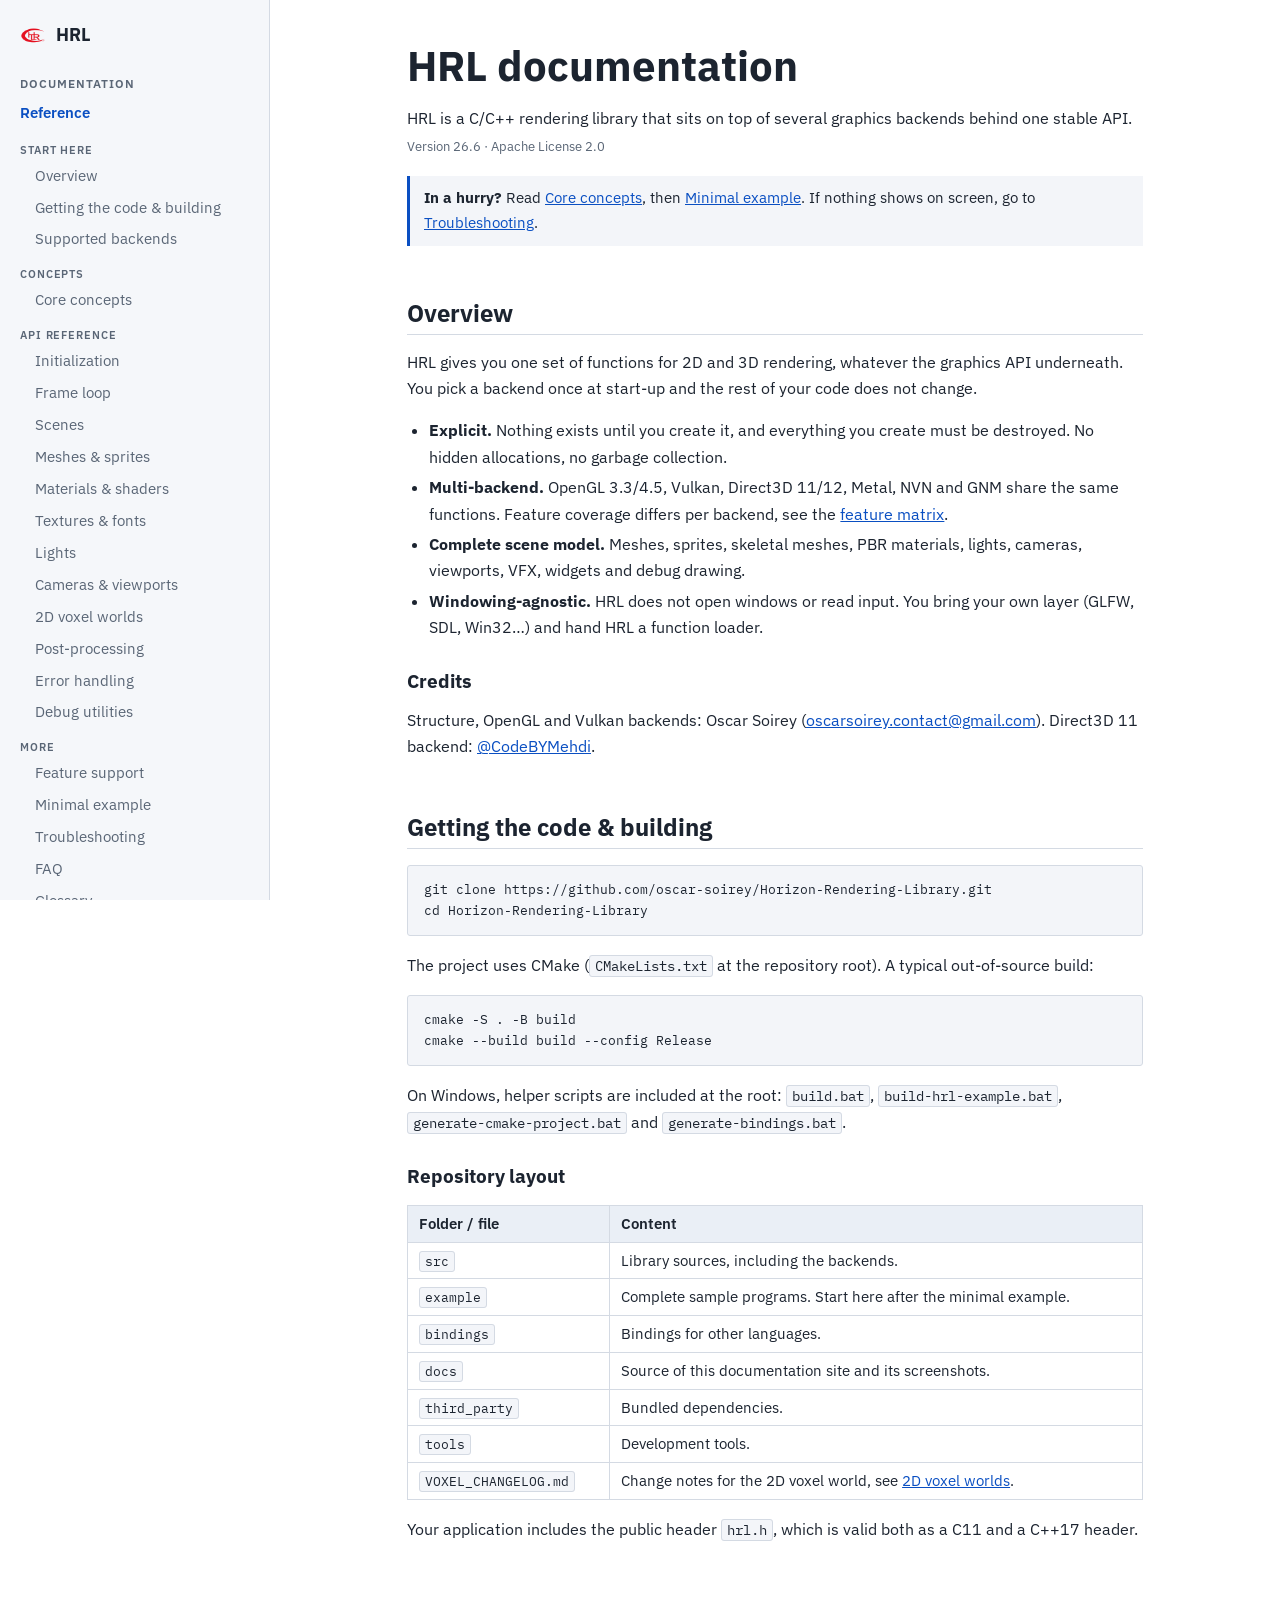
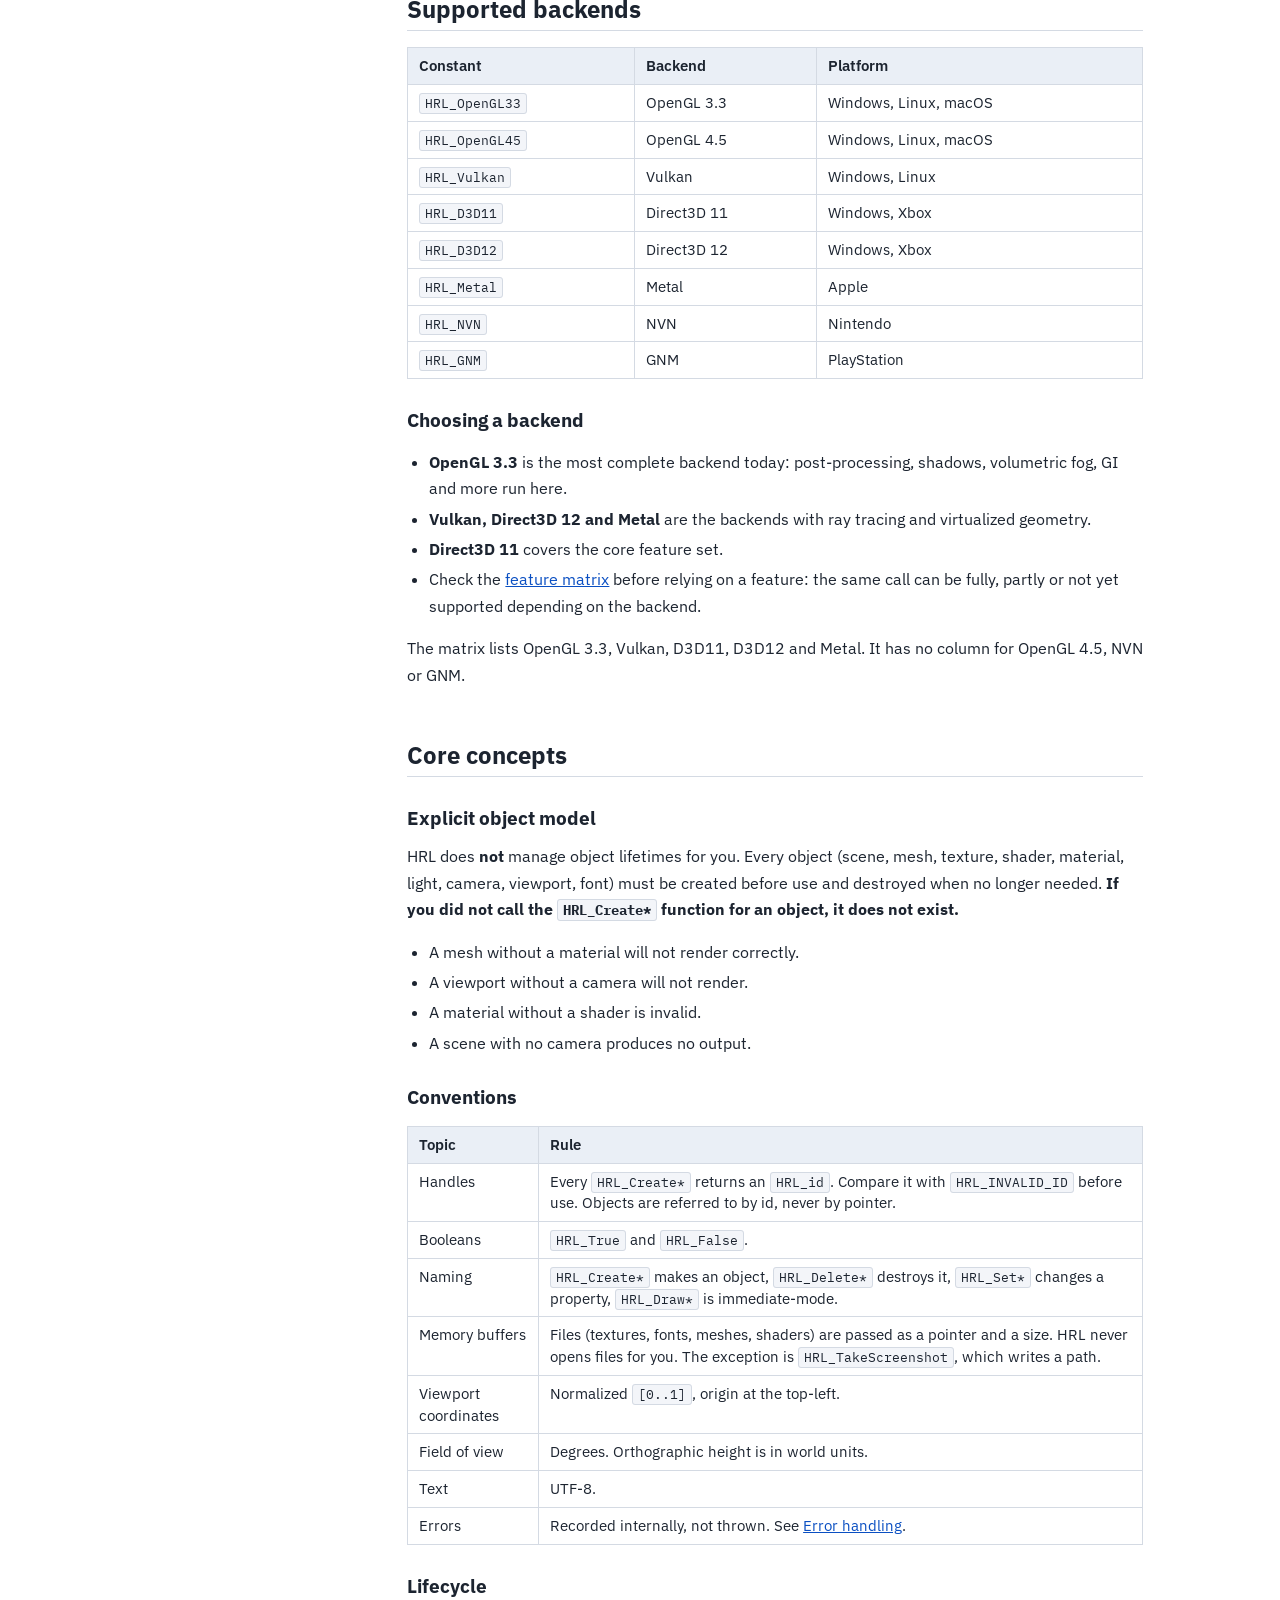
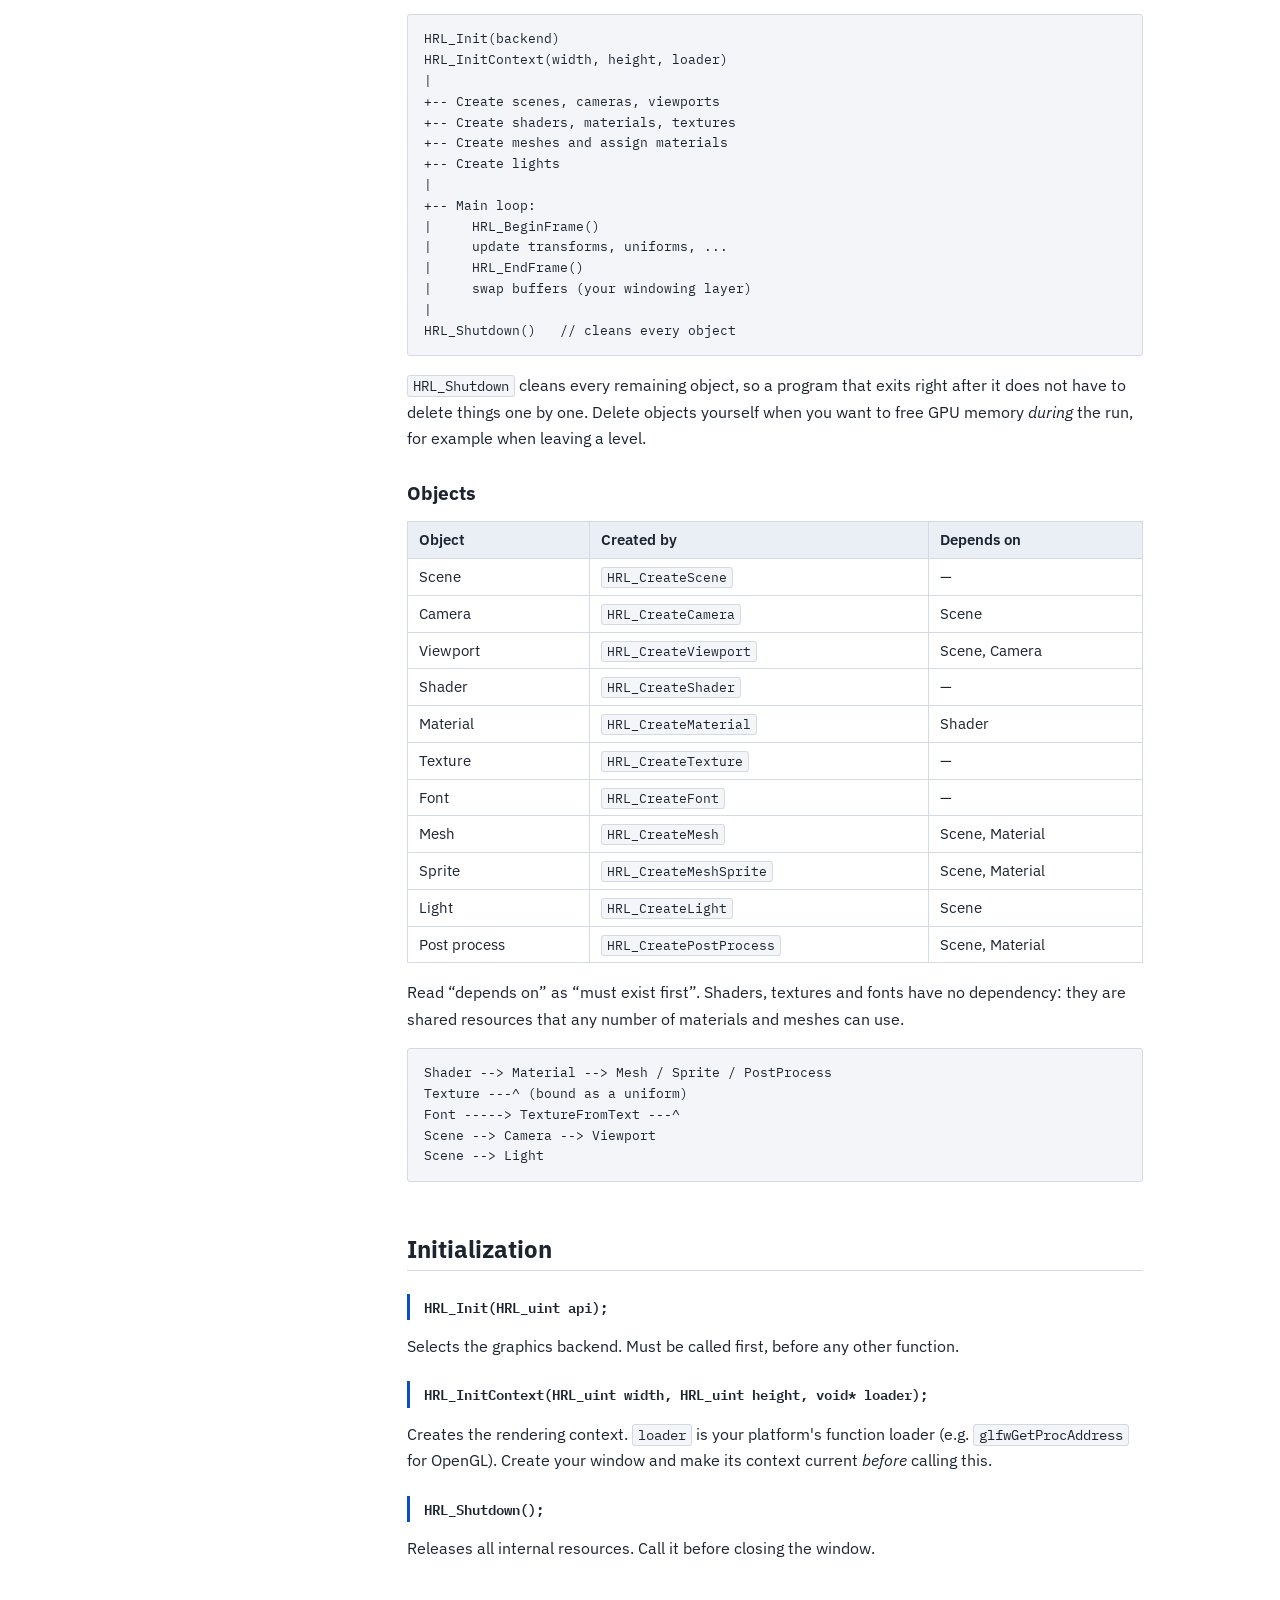
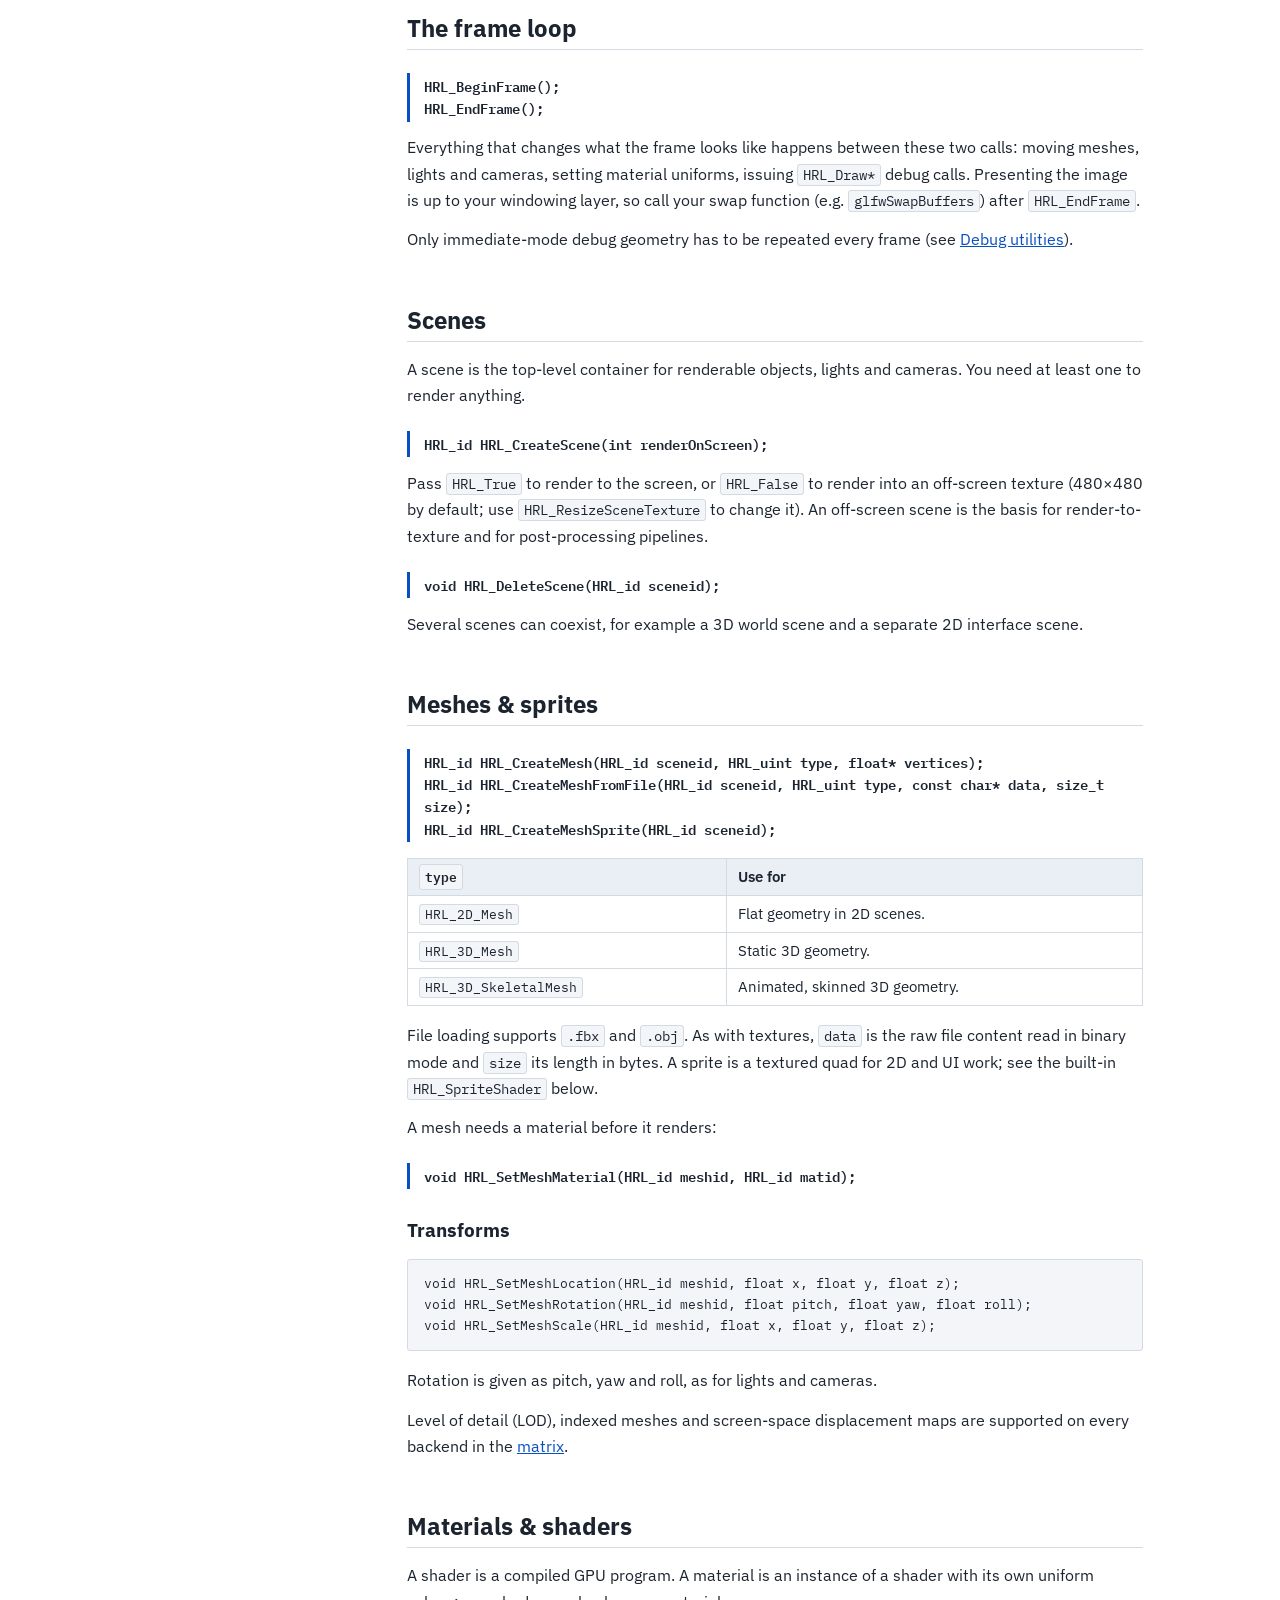
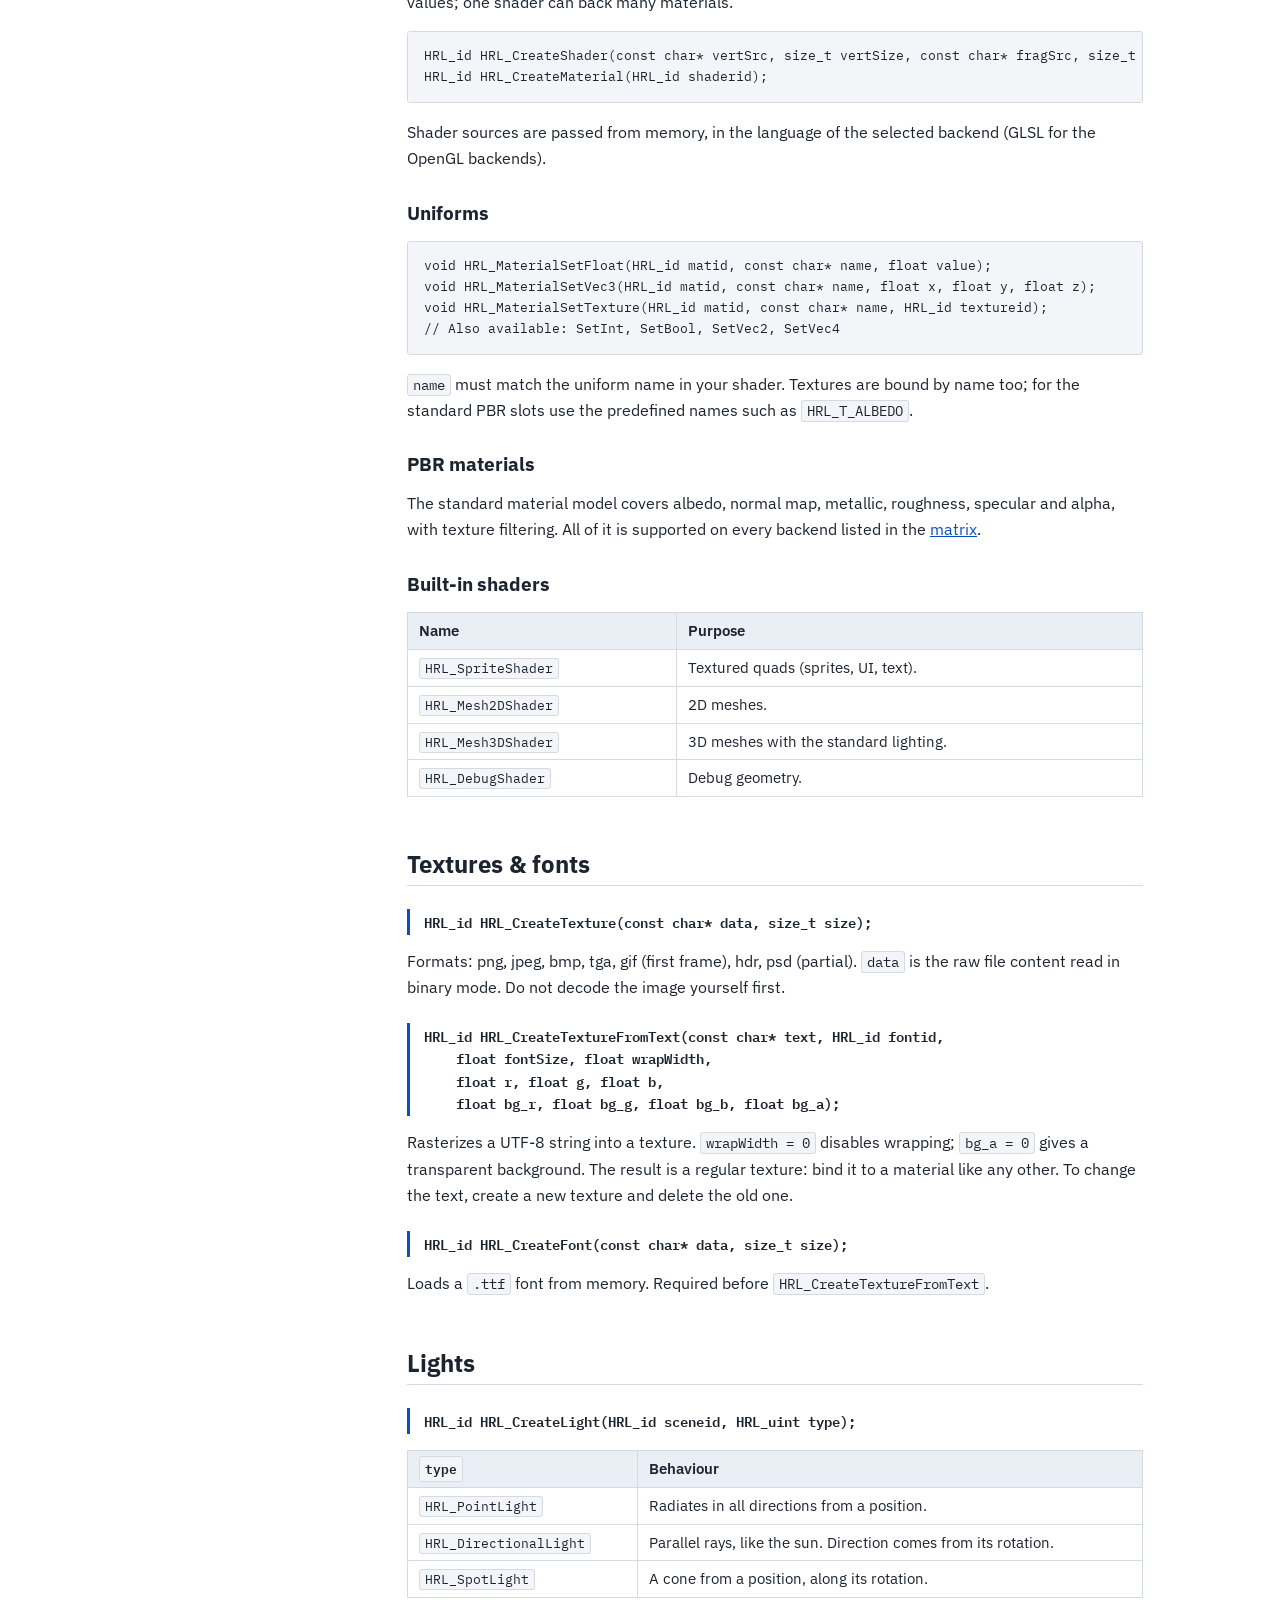
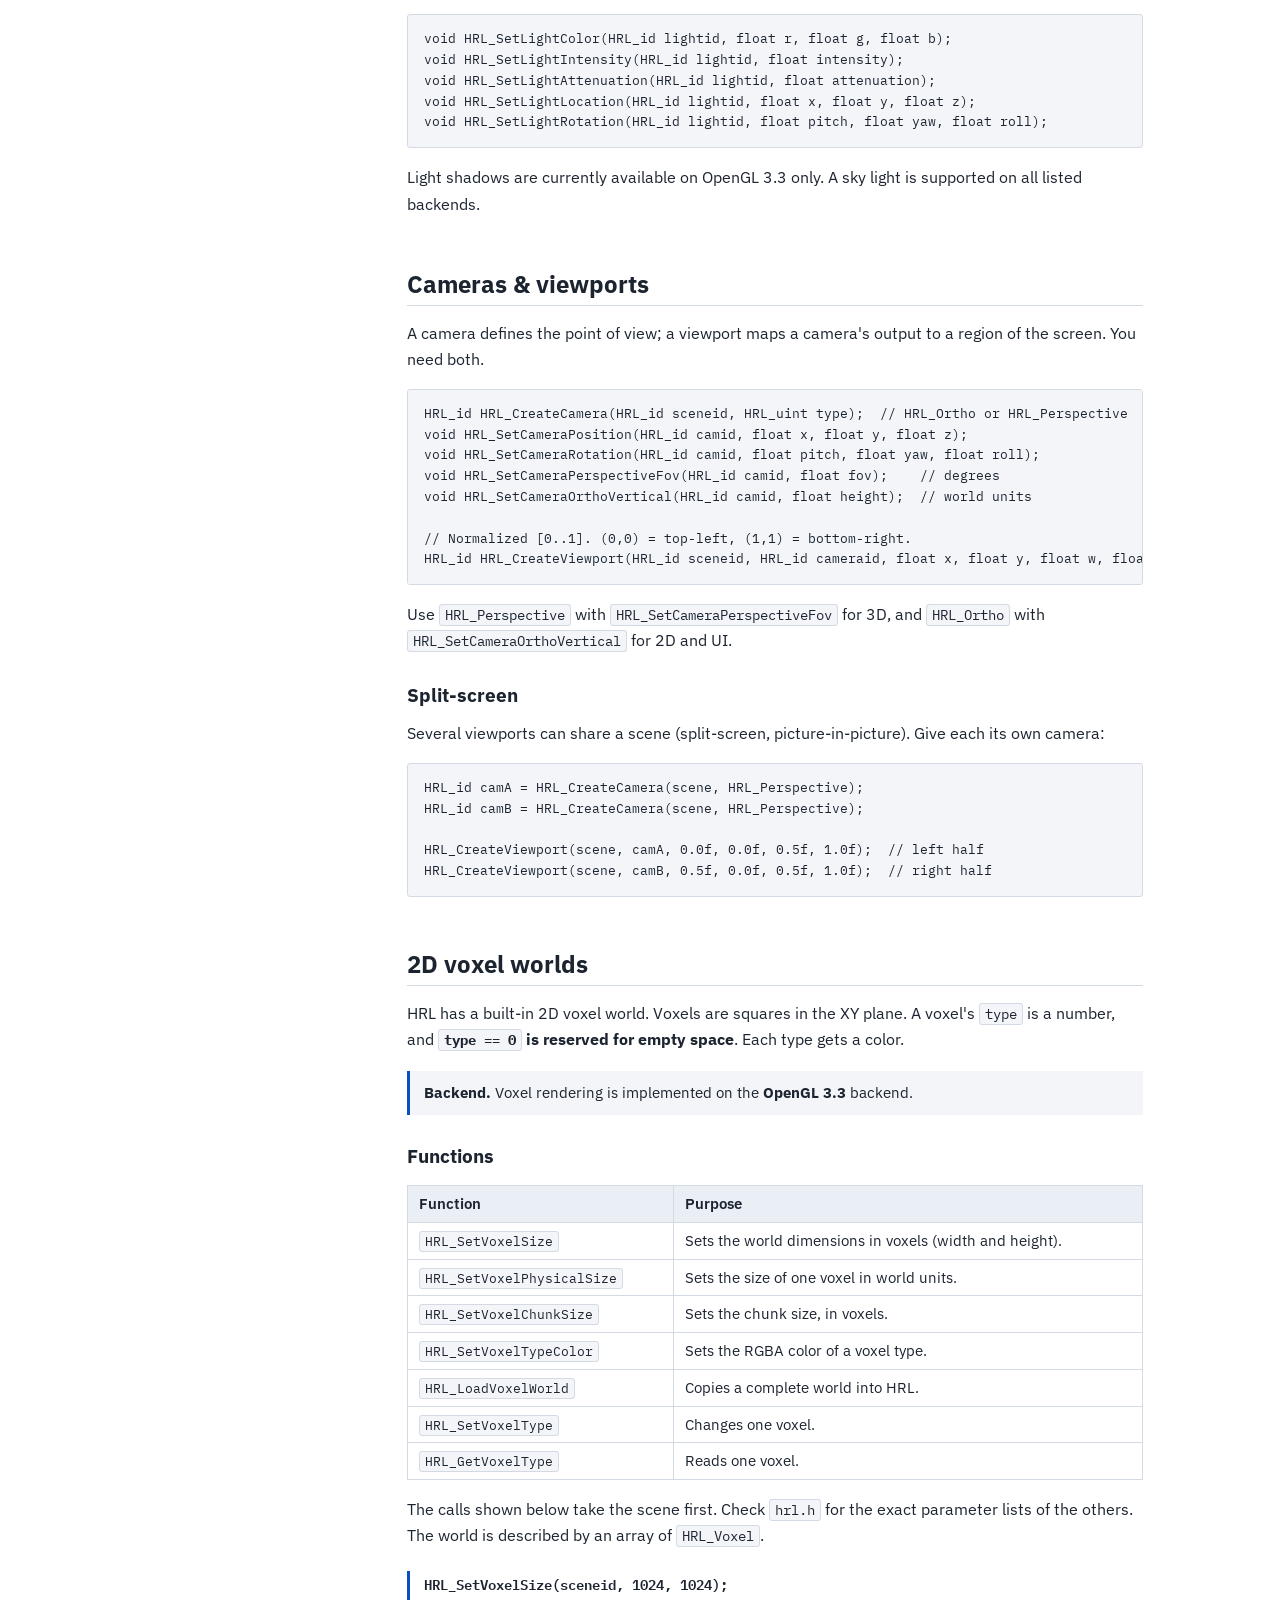
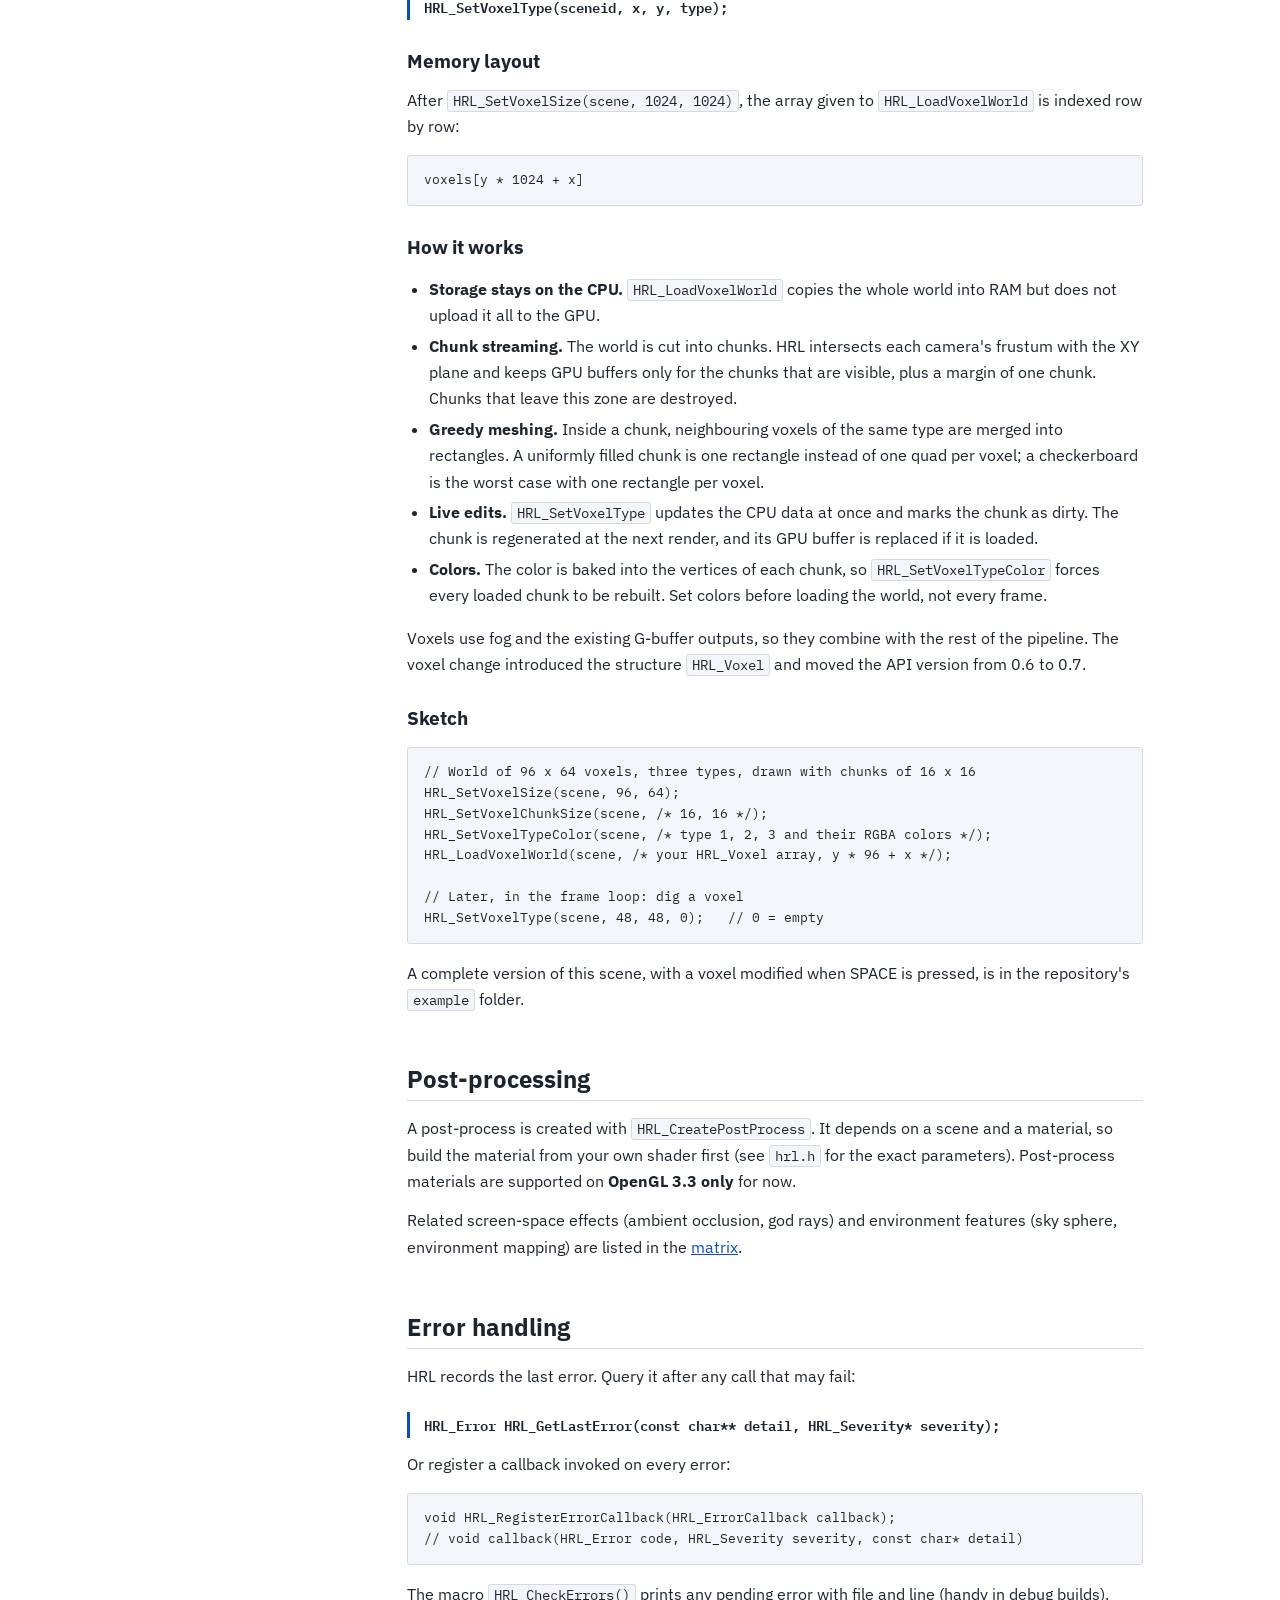
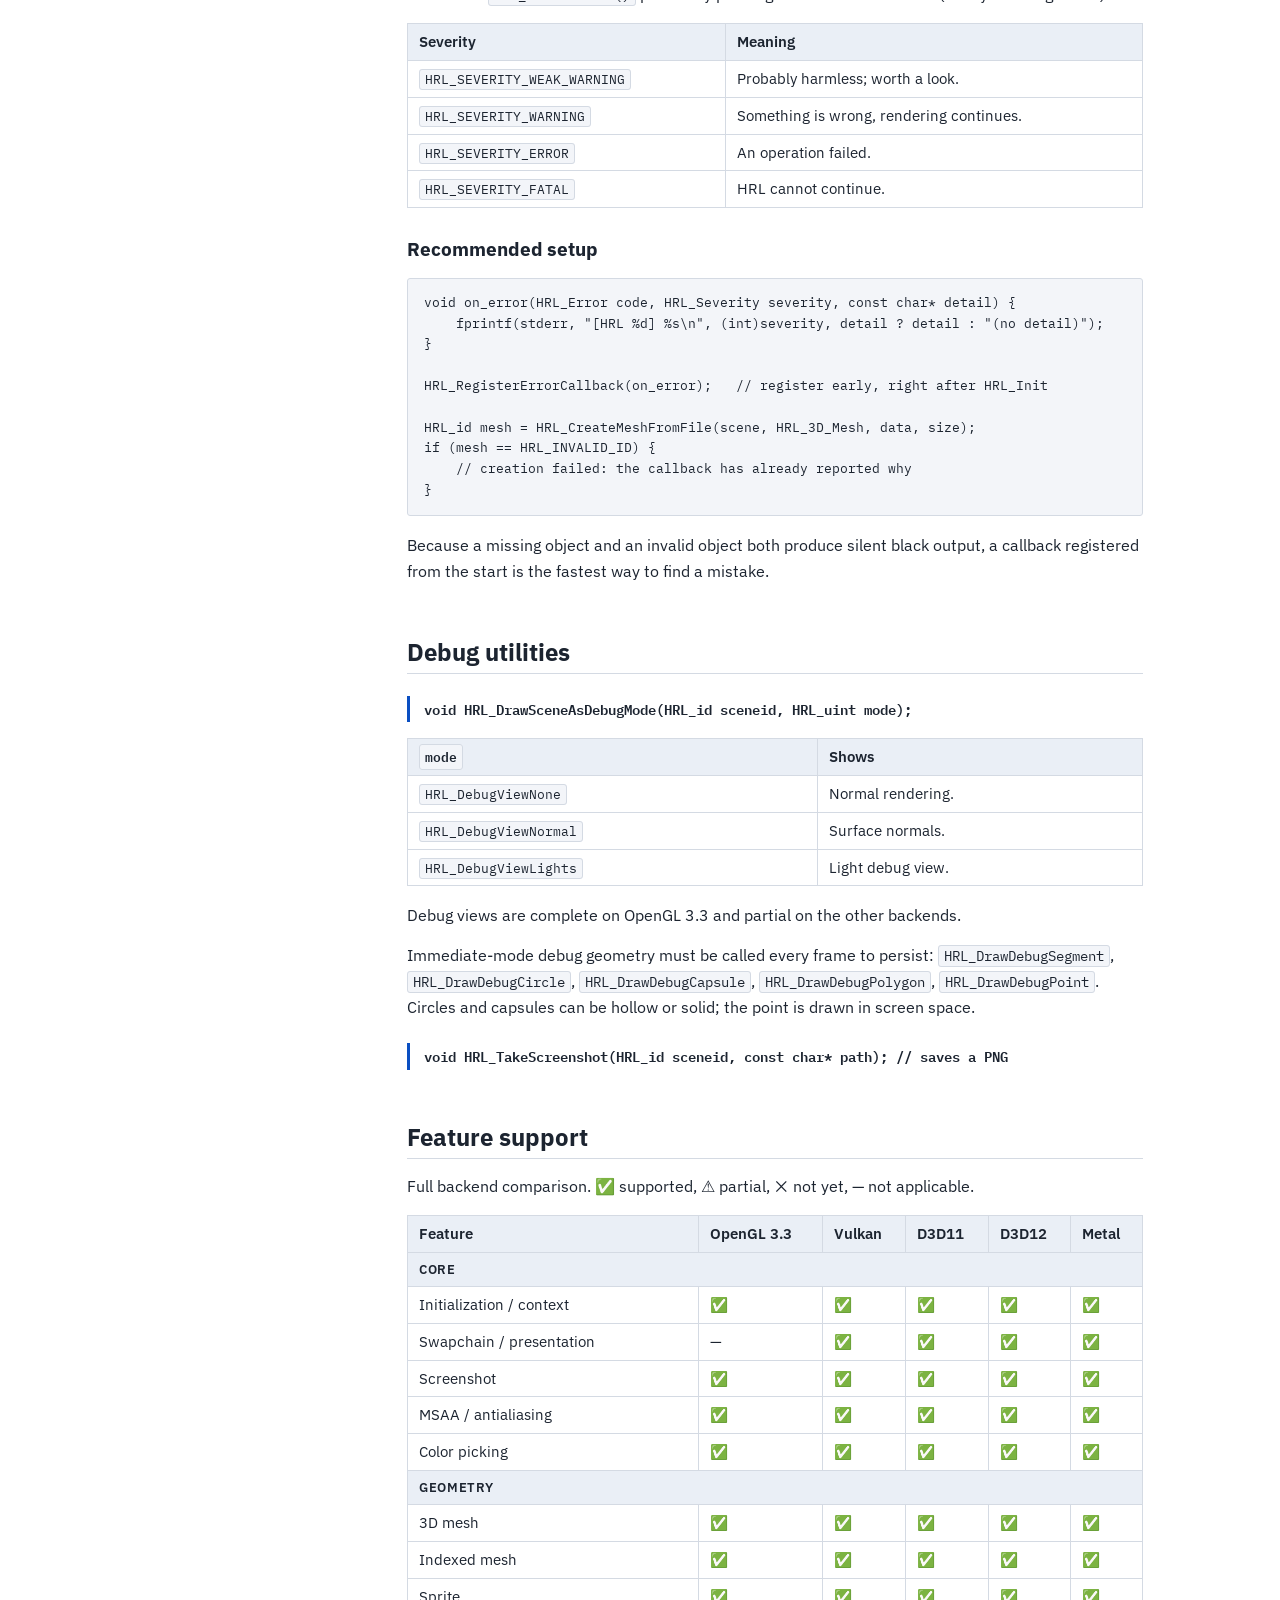
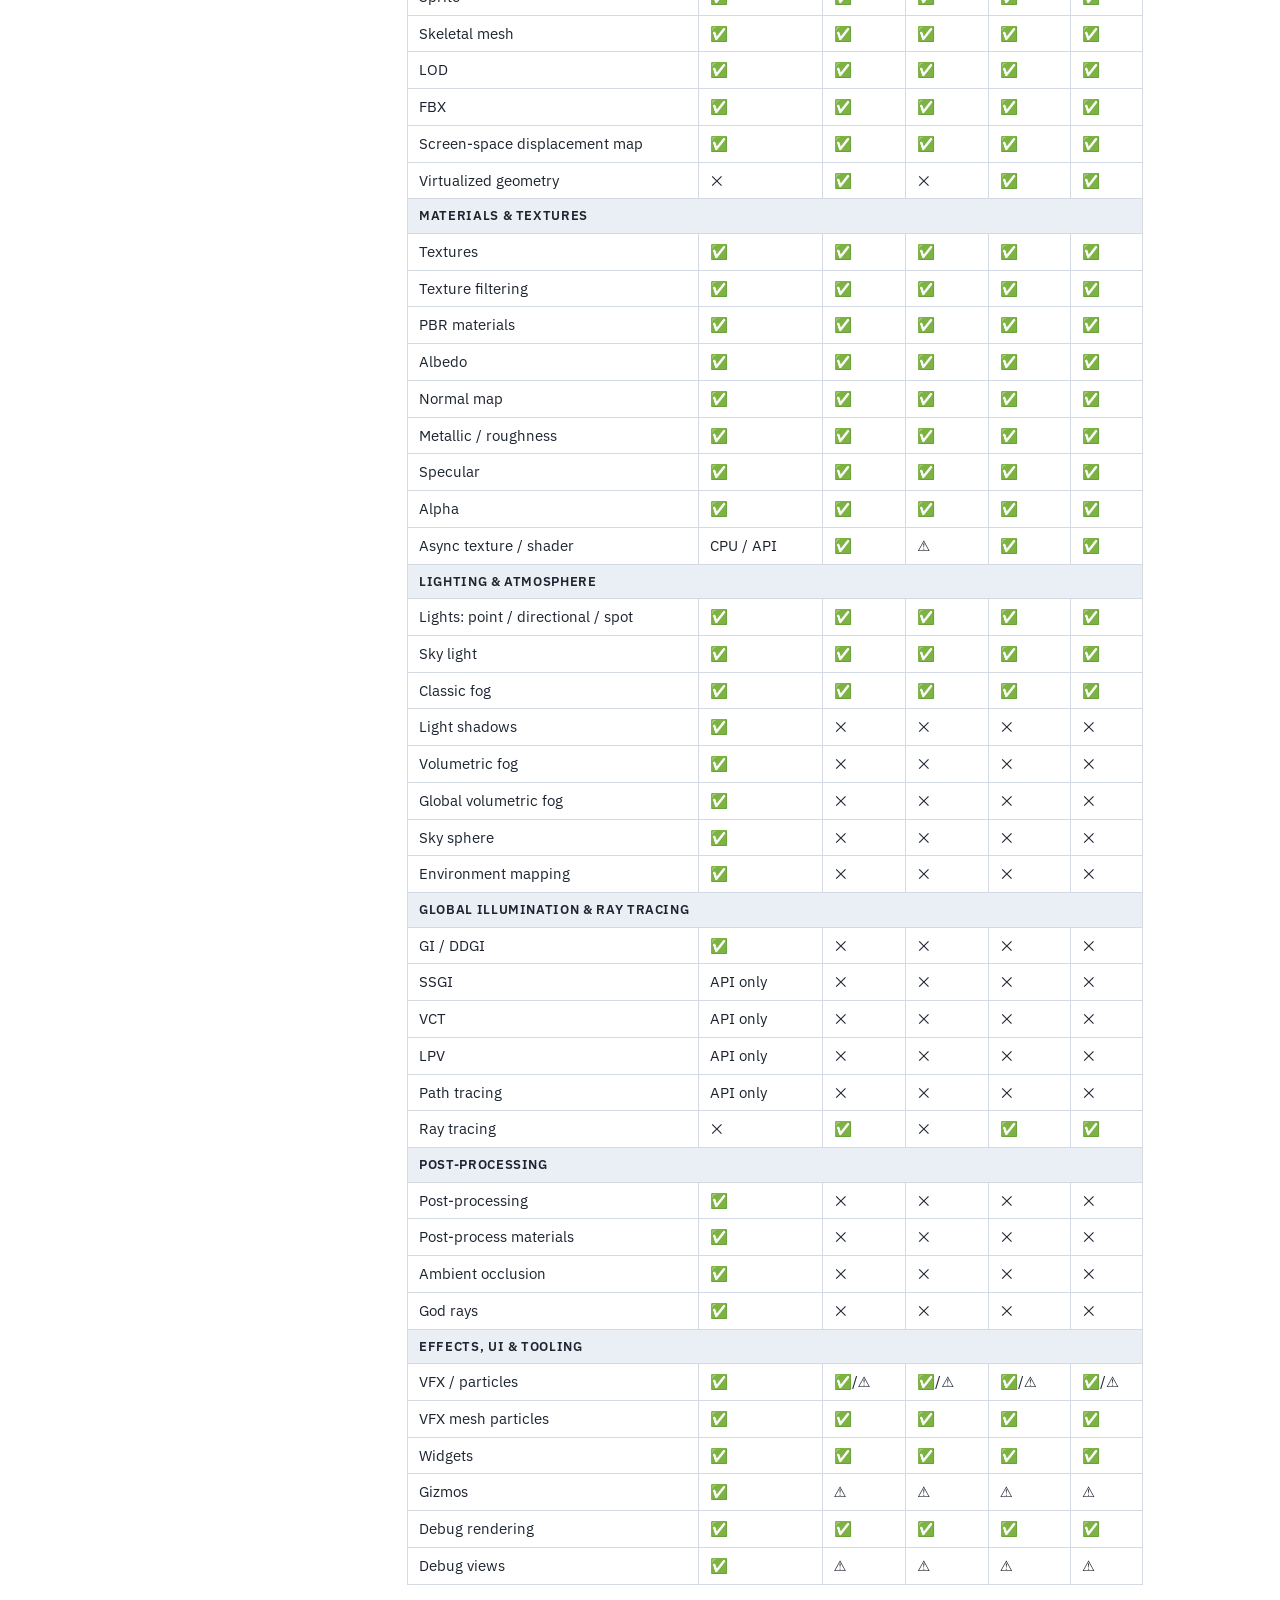
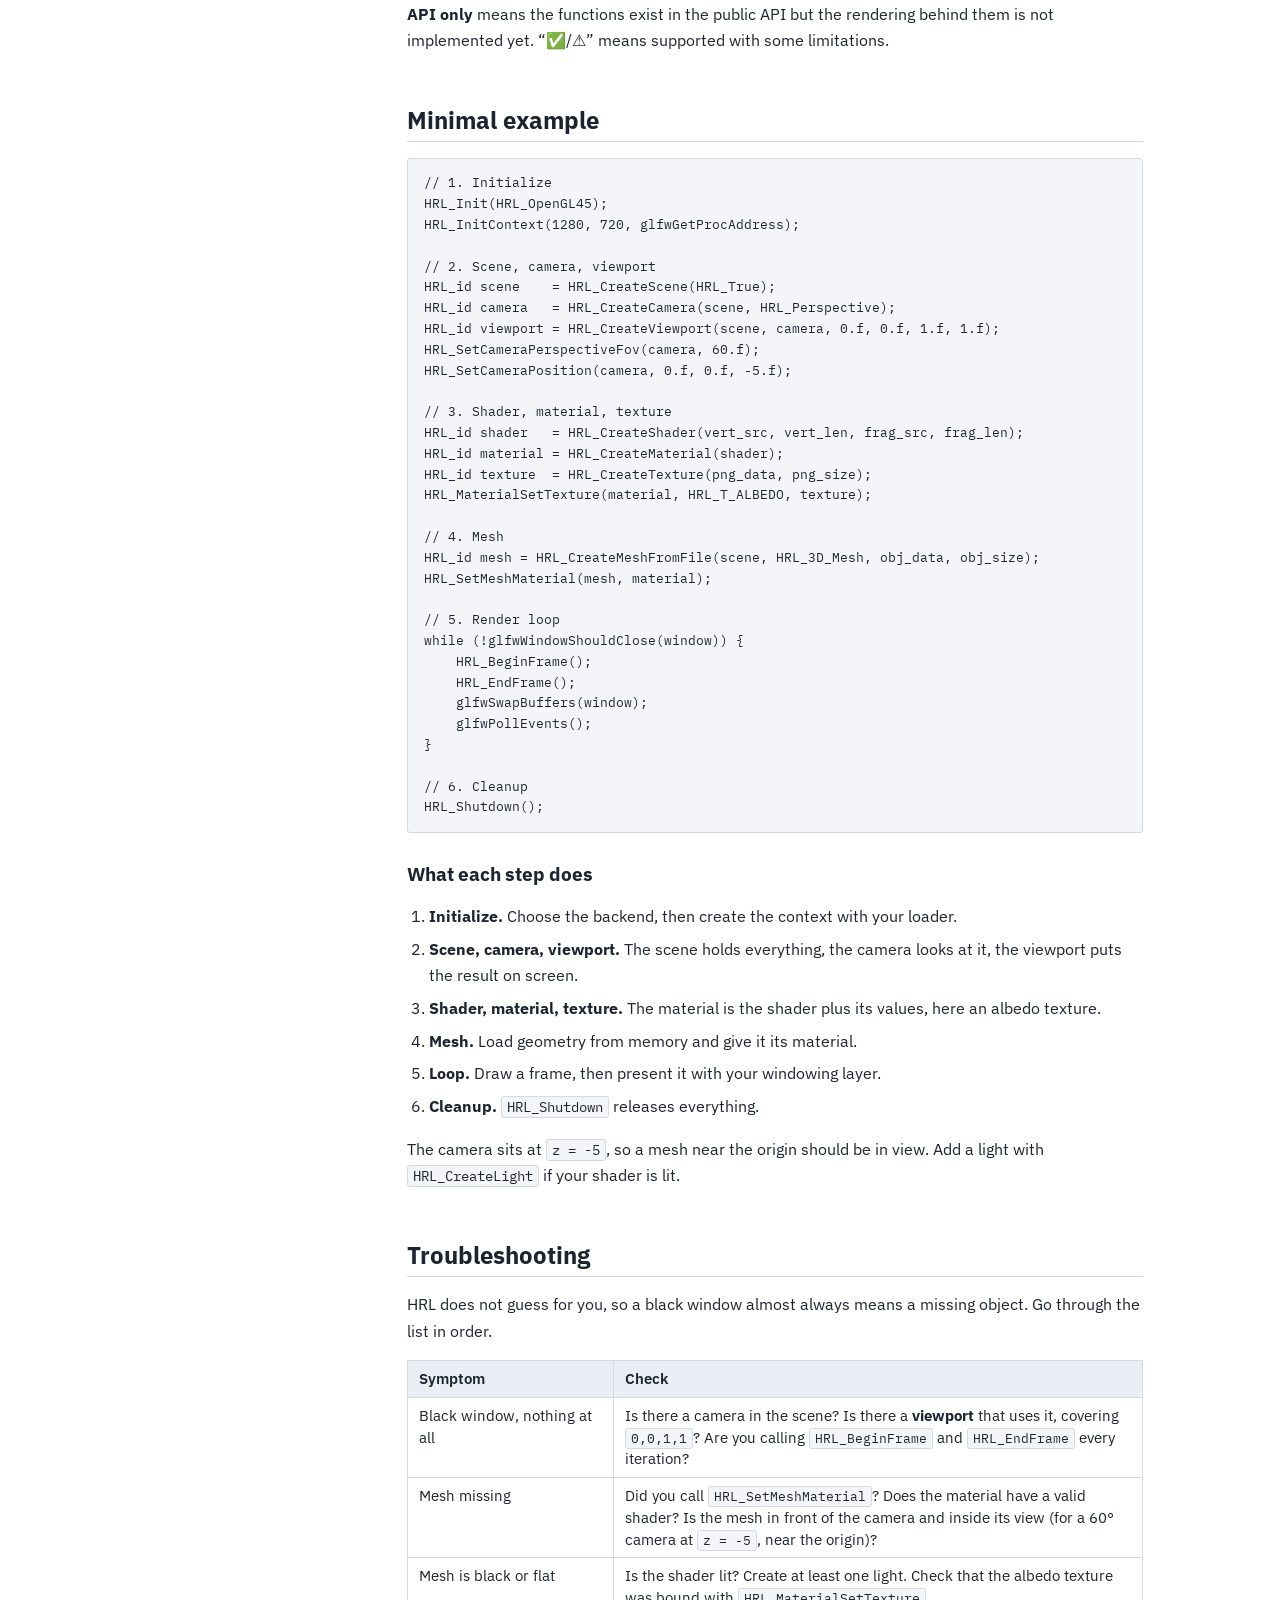
<file: docs/docs.html>
<!DOCTYPE html>
<html lang="en">
<head>
<meta charset="utf-8">
<meta name="viewport" content="width=device-width, initial-scale=1, viewport-fit=cover">
<title>HRL documentation</title>
<meta name="description" content="Complete documentation of the Horizon Rendering Library: build, backends, object model, full API reference, 2D voxel worlds, feature matrix, troubleshooting and FAQ.">
<meta property="og:title" content="HRL documentation">
<meta property="og:description" content="Complete documentation of the Horizon Rendering Library: build, backends, object model, full API reference, 2D voxel worlds, feature matrix, troubleshooting and FAQ.">
<meta property="og:image" content="assets/screenshots/lit.png">
<meta name="theme-color" content="#2563eb">
<link rel="icon" type="image/png" href="assets/icon.png">
<link rel="preconnect" href="https://fonts.googleapis.com">
<link rel="preconnect" href="https://fonts.gstatic.com" crossorigin>
<link href="https://fonts.googleapis.com/css2?family=IBM+Plex+Sans:wght@400;600;700&family=IBM+Plex+Mono:wght@400;600&display=swap" rel="stylesheet">
<link rel="stylesheet" href="style.css">
</head>
<body>
<div class="topbar"><button id="menu" aria-controls="side" aria-expanded="false">Menu</button><a class="brand" href="index.html"><img src="assets/icon.png" alt="" width="34" height="34">HRL</a></div>
<div class="layout">
<aside class="side" id="side"><a class="brand" href="index.html"><img src="assets/icon.png" alt="" width="34" height="34">HRL</a><p class="label">Documentation</p><ul class="pages"><li><a href="docs.html" aria-current="page">Reference</a><ul class="sections"><li class="grp">Start here</li><li><a href="#overview">Overview</a></li><li><a href="#build">Getting the code &amp; building</a></li><li><a href="#backends">Supported backends</a></li><li class="grp">Concepts</li><li><a href="#concepts">Core concepts</a></li><li class="grp">API reference</li><li><a href="#init">Initialization</a></li><li><a href="#frame">Frame loop</a></li><li><a href="#scenes">Scenes</a></li><li><a href="#meshes">Meshes &amp; sprites</a></li><li><a href="#materials">Materials &amp; shaders</a></li><li><a href="#textures">Textures &amp; fonts</a></li><li><a href="#lights">Lights</a></li><li><a href="#camera">Cameras &amp; viewports</a></li><li><a href="#voxels">2D voxel worlds</a></li><li><a href="#postprocess">Post-processing</a></li><li><a href="#errors">Error handling</a></li><li><a href="#debug">Debug utilities</a></li><li class="grp">More</li><li><a href="#features">Feature support</a></li><li><a href="#example">Minimal example</a></li><li><a href="#troubleshooting">Troubleshooting</a></li><li><a href="#faq">FAQ</a></li><li><a href="#glossary">Glossary</a></li><li><a href="#license">License &amp; contact</a></li></ul></li></ul><p class="label">Elsewhere</p><ul class="extra"><li><a href="index.html">Home</a></li><li><a href="index.html#download">Download</a></li><li><a href="https://github.com/oscar-soirey/Horizon-Rendering-Library">GitHub</a></li></ul></aside>
<main class="doc"><article>
<h1>HRL documentation</h1>
<p>HRL is a C/C++ rendering library that sits on top of several graphics backends behind one stable API. <small>Version 26.6 · Apache License 2.0</small></p>
<div class="note"><b>In a hurry?</b> Read <a href="#concepts">Core concepts</a>, then <a href="#example">Minimal example</a>. If nothing shows on screen, go to <a href="#troubleshooting">Troubleshooting</a>.</div>

<h2 id="overview">Overview</h2>
<p>HRL gives you one set of functions for 2D and 3D rendering, whatever the graphics API underneath. You pick a backend once at start-up and the rest of your code does not change.</p>
<ul>
<li><b>Explicit.</b> Nothing exists until you create it, and everything you create must be destroyed. No hidden allocations, no garbage collection.</li>
<li><b>Multi-backend.</b> OpenGL 3.3/4.5, Vulkan, Direct3D 11/12, Metal, NVN and GNM share the same functions. Feature coverage differs per backend, see the <a href="#features">feature matrix</a>.</li>
<li><b>Complete scene model.</b> Meshes, sprites, skeletal meshes, PBR materials, lights, cameras, viewports, VFX, widgets and debug drawing.</li>
<li><b>Windowing-agnostic.</b> HRL does not open windows or read input. You bring your own layer (GLFW, SDL, Win32…) and hand HRL a function loader.</li>
</ul>
<h3>Credits</h3>
<p>Structure, OpenGL and Vulkan backends: Oscar Soirey (<a href="mailto:oscarsoirey.contact@gmail.com">oscarsoirey.contact@gmail.com</a>). Direct3D 11 backend: <a href="https://github.com/CodeBYMehdi">@CodeBYMehdi</a>.</p>

<h2 id="build">Getting the code &amp; building</h2>
<pre>git clone https://github.com/oscar-soirey/Horizon-Rendering-Library.git
cd Horizon-Rendering-Library</pre>
<p>The project uses CMake (<code>CMakeLists.txt</code> at the repository root). A typical out-of-source build:</p>
<pre>cmake -S . -B build
cmake --build build --config Release</pre>
<p>On Windows, helper scripts are included at the root: <code>build.bat</code>, <code>build-hrl-example.bat</code>, <code>generate-cmake-project.bat</code> and <code>generate-bindings.bat</code>.</p>
<h3>Repository layout</h3>
<div class="tw"><table class="v"><thead><tr><th>Folder / file</th><th>Content</th></tr></thead><tbody>
<tr><td><code>src</code></td><td>Library sources, including the backends.</td></tr>
<tr><td><code>example</code></td><td>Complete sample programs. Start here after the minimal example.</td></tr>
<tr><td><code>bindings</code></td><td>Bindings for other languages.</td></tr>
<tr><td><code>docs</code></td><td>Source of this documentation site and its screenshots.</td></tr>
<tr><td><code>third_party</code></td><td>Bundled dependencies.</td></tr>
<tr><td><code>tools</code></td><td>Development tools.</td></tr>
<tr><td><code>VOXEL_CHANGELOG.md</code></td><td>Change notes for the 2D voxel world, see <a href="#voxels">2D voxel worlds</a>.</td></tr>
</tbody></table></div>
<p>Your application includes the public header <code>hrl.h</code>, which is valid both as a C11 and a C++17 header.</p>

<h2 id="backends">Supported backends</h2>
<div class="tw"><table class="v"><thead><tr><th>Constant</th><th>Backend</th><th>Platform</th></tr></thead><tbody><tr><td><code>HRL_OpenGL33</code></td><td>OpenGL 3.3</td><td>Windows, Linux, macOS</td></tr><tr><td><code>HRL_OpenGL45</code></td><td>OpenGL 4.5</td><td>Windows, Linux, macOS</td></tr><tr><td><code>HRL_Vulkan</code></td><td>Vulkan</td><td>Windows, Linux</td></tr><tr><td><code>HRL_D3D11</code></td><td>Direct3D 11</td><td>Windows, Xbox</td></tr><tr><td><code>HRL_D3D12</code></td><td>Direct3D 12</td><td>Windows, Xbox</td></tr><tr><td><code>HRL_Metal</code></td><td>Metal</td><td>Apple</td></tr><tr><td><code>HRL_NVN</code></td><td>NVN</td><td>Nintendo</td></tr><tr><td><code>HRL_GNM</code></td><td>GNM</td><td>PlayStation</td></tr></tbody></table></div>
<h3>Choosing a backend</h3>
<ul>
<li><b>OpenGL 3.3</b> is the most complete backend today: post-processing, shadows, volumetric fog, GI and more run here. </li>
<li><b>Vulkan, Direct3D 12 and Metal</b> are the backends with ray tracing and virtualized geometry.</li>
<li><b>Direct3D 11</b> covers the core feature set.</li>
<li>Check the <a href="#features">feature matrix</a> before relying on a feature: the same call can be fully, partly or not yet supported depending on the backend.</li>
</ul>
<p>The matrix lists OpenGL 3.3, Vulkan, D3D11, D3D12 and Metal. It has no column for OpenGL 4.5, NVN or GNM.</p>

<h2 id="concepts">Core concepts</h2>
<h3 id="philosophy">Explicit object model</h3>
<p>HRL does <b>not</b> manage object lifetimes for you. Every object (scene, mesh, texture, shader, material, light, camera, viewport, font) must be created before use and destroyed when no longer needed. <b>If you did not call the <code>HRL_Create*</code> function for an object, it does not exist.</b></p>
<ul><li>A mesh without a material will not render correctly.</li><li>A viewport without a camera will not render.</li><li>A material without a shader is invalid.</li><li>A scene with no camera produces no output.</li></ul>
<h3 id="conventions">Conventions</h3>
<div class="tw"><table class="v"><thead><tr><th>Topic</th><th>Rule</th></tr></thead><tbody>
<tr><td>Handles</td><td>Every <code>HRL_Create*</code> returns an <code>HRL_id</code>. Compare it with <code>HRL_INVALID_ID</code> before use. Objects are referred to by id, never by pointer.</td></tr>
<tr><td>Booleans</td><td><code>HRL_True</code> and <code>HRL_False</code>.</td></tr>
<tr><td>Naming</td><td><code>HRL_Create*</code> makes an object, <code>HRL_Delete*</code> destroys it, <code>HRL_Set*</code> changes a property, <code>HRL_Draw*</code> is immediate-mode.</td></tr>
<tr><td>Memory buffers</td><td>Files (textures, fonts, meshes, shaders) are passed as a pointer and a size. HRL never opens files for you. The exception is <code>HRL_TakeScreenshot</code>, which writes a path.</td></tr>
<tr><td>Viewport coordinates</td><td>Normalized <code>[0..1]</code>, origin at the top-left.</td></tr>
<tr><td>Field of view</td><td>Degrees. Orthographic height is in world units.</td></tr>
<tr><td>Text</td><td>UTF-8.</td></tr>
<tr><td>Errors</td><td>Recorded internally, not thrown. See <a href="#errors">Error handling</a>.</td></tr>
</tbody></table></div>
<h3 id="lifecycle">Lifecycle</h3>
<pre>HRL_Init(backend)
HRL_InitContext(width, height, loader)
|
+-- Create scenes, cameras, viewports
+-- Create shaders, materials, textures
+-- Create meshes and assign materials
+-- Create lights
|
+-- Main loop:
|     HRL_BeginFrame()
|     update transforms, uniforms, ...
|     HRL_EndFrame()
|     swap buffers (your windowing layer)
|
HRL_Shutdown()   // cleans every object</pre>
<p><code>HRL_Shutdown</code> cleans every remaining object, so a program that exits right after it does not have to delete things one by one. Delete objects yourself when you want to free GPU memory <em>during</em> the run, for example when leaving a level.</p>
<h3 id="objects">Objects</h3>
<div class="tw"><table class="v"><thead><tr><th>Object</th><th>Created by</th><th>Depends on</th></tr></thead><tbody><tr><td>Scene</td><td><code>HRL_CreateScene</code></td><td>—</td></tr><tr><td>Camera</td><td><code>HRL_CreateCamera</code></td><td>Scene</td></tr><tr><td>Viewport</td><td><code>HRL_CreateViewport</code></td><td>Scene, Camera</td></tr><tr><td>Shader</td><td><code>HRL_CreateShader</code></td><td>—</td></tr><tr><td>Material</td><td><code>HRL_CreateMaterial</code></td><td>Shader</td></tr><tr><td>Texture</td><td><code>HRL_CreateTexture</code></td><td>—</td></tr><tr><td>Font</td><td><code>HRL_CreateFont</code></td><td>—</td></tr><tr><td>Mesh</td><td><code>HRL_CreateMesh</code></td><td>Scene, Material</td></tr><tr><td>Sprite</td><td><code>HRL_CreateMeshSprite</code></td><td>Scene, Material</td></tr><tr><td>Light</td><td><code>HRL_CreateLight</code></td><td>Scene</td></tr><tr><td>Post process</td><td><code>HRL_CreatePostProcess</code></td><td>Scene, Material</td></tr></tbody></table></div>
<p>Read “depends on” as “must exist first”. Shaders, textures and fonts have no dependency: they are shared resources that any number of materials and meshes can use.</p>
<pre>Shader --> Material --> Mesh / Sprite / PostProcess
Texture ---^ (bound as a uniform)
Font -----> TextureFromText ---^
Scene --> Camera --> Viewport
Scene --> Light</pre>

<h2 id="init">Initialization</h2>
<pre class="sig">HRL_Init(HRL_uint api);</pre><p>Selects the graphics backend. Must be called first, before any other function.</p>
<pre class="sig">HRL_InitContext(HRL_uint width, HRL_uint height, void* loader);</pre><p>Creates the rendering context. <code>loader</code> is your platform's function loader (e.g. <code>glfwGetProcAddress</code> for OpenGL). Create your window and make its context current <em>before</em> calling this.</p>
<pre class="sig">HRL_Shutdown();</pre><p>Releases all internal resources. Call it before closing the window.</p>

<h2 id="frame">The frame loop</h2>
<pre class="sig">HRL_BeginFrame();
HRL_EndFrame();</pre>
<p>Everything that changes what the frame looks like happens between these two calls: moving meshes, lights and cameras, setting material uniforms, issuing <code>HRL_Draw*</code> debug calls. Presenting the image is up to your windowing layer, so call your swap function (e.g. <code>glfwSwapBuffers</code>) after <code>HRL_EndFrame</code>.</p>
<p>Only immediate-mode debug geometry has to be repeated every frame (see <a href="#debug">Debug utilities</a>).</p>

<h2 id="scenes">Scenes</h2>
<p>A scene is the top-level container for renderable objects, lights and cameras. You need at least one to render anything.</p>
<pre class="sig">HRL_id HRL_CreateScene(int renderOnScreen);</pre><p>Pass <code>HRL_True</code> to render to the screen, or <code>HRL_False</code> to render into an off-screen texture (480×480 by default; use <code>HRL_ResizeSceneTexture</code> to change it). An off-screen scene is the basis for render-to-texture and for post-processing pipelines.</p>
<pre class="sig">void HRL_DeleteScene(HRL_id sceneid);</pre>
<p>Several scenes can coexist, for example a 3D world scene and a separate 2D interface scene.</p>

<h2 id="meshes">Meshes &amp; sprites</h2>
<pre class="sig">HRL_id HRL_CreateMesh(HRL_id sceneid, HRL_uint type, float* vertices);
HRL_id HRL_CreateMeshFromFile(HRL_id sceneid, HRL_uint type, const char* data, size_t size);
HRL_id HRL_CreateMeshSprite(HRL_id sceneid);</pre>
<div class="tw"><table class="v"><thead><tr><th><code>type</code></th><th>Use for</th></tr></thead><tbody>
<tr><td><code>HRL_2D_Mesh</code></td><td>Flat geometry in 2D scenes.</td></tr>
<tr><td><code>HRL_3D_Mesh</code></td><td>Static 3D geometry.</td></tr>
<tr><td><code>HRL_3D_SkeletalMesh</code></td><td>Animated, skinned 3D geometry.</td></tr>
</tbody></table></div>
<p>File loading supports <code>.fbx</code> and <code>.obj</code>. As with textures, <code>data</code> is the raw file content read in binary mode and <code>size</code> its length in bytes. A sprite is a textured quad for 2D and UI work; see the built-in <code>HRL_SpriteShader</code> below.</p>
<p>A mesh needs a material before it renders:</p>
<pre class="sig">void HRL_SetMeshMaterial(HRL_id meshid, HRL_id matid);</pre>
<h3>Transforms</h3>
<pre>void HRL_SetMeshLocation(HRL_id meshid, float x, float y, float z);
void HRL_SetMeshRotation(HRL_id meshid, float pitch, float yaw, float roll);
void HRL_SetMeshScale(HRL_id meshid, float x, float y, float z);</pre>
<p>Rotation is given as pitch, yaw and roll, as for lights and cameras.</p>
<p>Level of detail (LOD), indexed meshes and screen-space displacement maps are supported on every backend in the <a href="#features">matrix</a>.</p>

<h2 id="materials">Materials &amp; shaders</h2>
<p>A shader is a compiled GPU program. A material is an instance of a shader with its own uniform values; one shader can back many materials.</p>
<pre>HRL_id HRL_CreateShader(const char* vertSrc, size_t vertSize, const char* fragSrc, size_t fragSize);
HRL_id HRL_CreateMaterial(HRL_id shaderid);</pre>
<p>Shader sources are passed from memory, in the language of the selected backend (GLSL for the OpenGL backends).</p>
<h3>Uniforms</h3>
<pre>void HRL_MaterialSetFloat(HRL_id matid, const char* name, float value);
void HRL_MaterialSetVec3(HRL_id matid, const char* name, float x, float y, float z);
void HRL_MaterialSetTexture(HRL_id matid, const char* name, HRL_id textureid);
// Also available: SetInt, SetBool, SetVec2, SetVec4</pre>
<p><code>name</code> must match the uniform name in your shader. Textures are bound by name too; for the standard PBR slots use the predefined names such as <code>HRL_T_ALBEDO</code>.</p>
<h3>PBR materials</h3>
<p>The standard material model covers albedo, normal map, metallic, roughness, specular and alpha, with texture filtering. All of it is supported on every backend listed in the <a href="#features">matrix</a>.</p>
<h3>Built-in shaders</h3>
<div class="tw"><table class="v"><thead><tr><th>Name</th><th>Purpose</th></tr></thead><tbody>
<tr><td><code>HRL_SpriteShader</code></td><td>Textured quads (sprites, UI, text).</td></tr>
<tr><td><code>HRL_Mesh2DShader</code></td><td>2D meshes.</td></tr>
<tr><td><code>HRL_Mesh3DShader</code></td><td>3D meshes with the standard lighting.</td></tr>
<tr><td><code>HRL_DebugShader</code></td><td>Debug geometry.</td></tr>
</tbody></table></div>

<h2 id="textures">Textures &amp; fonts</h2>
<pre class="sig">HRL_id HRL_CreateTexture(const char* data, size_t size);</pre><p>Formats: png, jpeg, bmp, tga, gif (first frame), hdr, psd (partial). <code>data</code> is the raw file content read in binary mode. Do not decode the image yourself first.</p>
<pre class="sig">HRL_id HRL_CreateTextureFromText(const char* text, HRL_id fontid,
    float fontSize, float wrapWidth,
    float r, float g, float b,
    float bg_r, float bg_g, float bg_b, float bg_a);</pre><p>Rasterizes a UTF-8 string into a texture. <code>wrapWidth = 0</code> disables wrapping; <code>bg_a = 0</code> gives a transparent background. The result is a regular texture: bind it to a material like any other. To change the text, create a new texture and delete the old one.</p>
<pre class="sig">HRL_id HRL_CreateFont(const char* data, size_t size);</pre><p>Loads a <code>.ttf</code> font from memory. Required before <code>HRL_CreateTextureFromText</code>.</p>

<h2 id="lights">Lights</h2>
<pre class="sig">HRL_id HRL_CreateLight(HRL_id sceneid, HRL_uint type);</pre>
<div class="tw"><table class="v"><thead><tr><th><code>type</code></th><th>Behaviour</th></tr></thead><tbody>
<tr><td><code>HRL_PointLight</code></td><td>Radiates in all directions from a position.</td></tr>
<tr><td><code>HRL_DirectionalLight</code></td><td>Parallel rays, like the sun. Direction comes from its rotation.</td></tr>
<tr><td><code>HRL_SpotLight</code></td><td>A cone from a position, along its rotation.</td></tr>
</tbody></table></div>
<pre>void HRL_SetLightColor(HRL_id lightid, float r, float g, float b);
void HRL_SetLightIntensity(HRL_id lightid, float intensity);
void HRL_SetLightAttenuation(HRL_id lightid, float attenuation);
void HRL_SetLightLocation(HRL_id lightid, float x, float y, float z);
void HRL_SetLightRotation(HRL_id lightid, float pitch, float yaw, float roll);</pre>
<p>Light shadows are currently available on OpenGL 3.3 only. A sky light is supported on all listed backends.</p>

<h2 id="camera">Cameras &amp; viewports</h2>
<p>A camera defines the point of view; a viewport maps a camera's output to a region of the screen. You need both.</p>
<pre>HRL_id HRL_CreateCamera(HRL_id sceneid, HRL_uint type);  // HRL_Ortho or HRL_Perspective
void HRL_SetCameraPosition(HRL_id camid, float x, float y, float z);
void HRL_SetCameraRotation(HRL_id camid, float pitch, float yaw, float roll);
void HRL_SetCameraPerspectiveFov(HRL_id camid, float fov);    // degrees
void HRL_SetCameraOrthoVertical(HRL_id camid, float height);  // world units

// Normalized [0..1]. (0,0) = top-left, (1,1) = bottom-right.
HRL_id HRL_CreateViewport(HRL_id sceneid, HRL_id cameraid, float x, float y, float w, float h);</pre>
<p>Use <code>HRL_Perspective</code> with <code>HRL_SetCameraPerspectiveFov</code> for 3D, and <code>HRL_Ortho</code> with <code>HRL_SetCameraOrthoVertical</code> for 2D and UI.</p>
<h3>Split-screen</h3>
<p>Several viewports can share a scene (split-screen, picture-in-picture). Give each its own camera:</p>
<pre>HRL_id camA = HRL_CreateCamera(scene, HRL_Perspective);
HRL_id camB = HRL_CreateCamera(scene, HRL_Perspective);

HRL_CreateViewport(scene, camA, 0.0f, 0.0f, 0.5f, 1.0f);  // left half
HRL_CreateViewport(scene, camB, 0.5f, 0.0f, 0.5f, 1.0f);  // right half</pre>

<h2 id="voxels">2D voxel worlds</h2>
<p>HRL has a built-in 2D voxel world. Voxels are squares in the XY plane. A voxel's <code>type</code> is a number, and <b><code>type == 0</code> is reserved for empty space</b>. Each type gets a color.</p>
<div class="note"><b>Backend.</b> Voxel rendering is implemented on the <b>OpenGL 3.3</b> backend.</div>
<h3>Functions</h3>
<div class="tw"><table class="v"><thead><tr><th>Function</th><th>Purpose</th></tr></thead><tbody>
<tr><td><code>HRL_SetVoxelSize</code></td><td>Sets the world dimensions in voxels (width and height).</td></tr>
<tr><td><code>HRL_SetVoxelPhysicalSize</code></td><td>Sets the size of one voxel in world units.</td></tr>
<tr><td><code>HRL_SetVoxelChunkSize</code></td><td>Sets the chunk size, in voxels.</td></tr>
<tr><td><code>HRL_SetVoxelTypeColor</code></td><td>Sets the RGBA color of a voxel type.</td></tr>
<tr><td><code>HRL_LoadVoxelWorld</code></td><td>Copies a complete world into HRL.</td></tr>
<tr><td><code>HRL_SetVoxelType</code></td><td>Changes one voxel.</td></tr>
<tr><td><code>HRL_GetVoxelType</code></td><td>Reads one voxel.</td></tr>
</tbody></table></div>
<p>The calls shown below take the scene first. Check <code>hrl.h</code> for the exact parameter lists of the others. The world is described by an array of <code>HRL_Voxel</code>.</p>
<pre class="sig">HRL_SetVoxelSize(sceneid, 1024, 1024);
HRL_SetVoxelType(sceneid, x, y, type);</pre>
<h3>Memory layout</h3>
<p>After <code>HRL_SetVoxelSize(scene, 1024, 1024)</code>, the array given to <code>HRL_LoadVoxelWorld</code> is indexed row by row:</p>
<pre>voxels[y * 1024 + x]</pre>
<h3>How it works</h3>
<ul>
<li><b>Storage stays on the CPU.</b> <code>HRL_LoadVoxelWorld</code> copies the whole world into RAM but does not upload it all to the GPU.</li>
<li><b>Chunk streaming.</b> The world is cut into chunks. HRL intersects each camera's frustum with the XY plane and keeps GPU buffers only for the chunks that are visible, plus a margin of one chunk. Chunks that leave this zone are destroyed.</li>
<li><b>Greedy meshing.</b> Inside a chunk, neighbouring voxels of the same type are merged into rectangles. A uniformly filled chunk is one rectangle instead of one quad per voxel; a checkerboard is the worst case with one rectangle per voxel.</li>
<li><b>Live edits.</b> <code>HRL_SetVoxelType</code> updates the CPU data at once and marks the chunk as dirty. The chunk is regenerated at the next render, and its GPU buffer is replaced if it is loaded.</li>
<li><b>Colors.</b> The color is baked into the vertices of each chunk, so <code>HRL_SetVoxelTypeColor</code> forces every loaded chunk to be rebuilt. Set colors before loading the world, not every frame.</li>
</ul>
<p>Voxels use fog and the existing G-buffer outputs, so they combine with the rest of the pipeline. The voxel change introduced the structure <code>HRL_Voxel</code> and moved the API version from 0.6 to 0.7.</p>
<h3>Sketch</h3>
<pre>// World of 96 x 64 voxels, three types, drawn with chunks of 16 x 16
HRL_SetVoxelSize(scene, 96, 64);
HRL_SetVoxelChunkSize(scene, /* 16, 16 */);
HRL_SetVoxelTypeColor(scene, /* type 1, 2, 3 and their RGBA colors */);
HRL_LoadVoxelWorld(scene, /* your HRL_Voxel array, y * 96 + x */);

// Later, in the frame loop: dig a voxel
HRL_SetVoxelType(scene, 48, 48, 0);   // 0 = empty</pre>
<p>A complete version of this scene, with a voxel modified when SPACE is pressed, is in the repository's <code>example</code> folder.</p>

<h2 id="postprocess">Post-processing</h2>
<p>A post-process is created with <code>HRL_CreatePostProcess</code>. It depends on a scene and a material, so build the material from your own shader first (see <code>hrl.h</code> for the exact parameters). Post-process materials are supported on <b>OpenGL 3.3 only</b> for now.</p>
<p>Related screen-space effects (ambient occlusion, god rays) and environment features (sky sphere, environment mapping) are listed in the <a href="#features">matrix</a>.</p>

<h2 id="errors">Error handling</h2>
<p>HRL records the last error. Query it after any call that may fail:</p>
<pre class="sig">HRL_Error HRL_GetLastError(const char** detail, HRL_Severity* severity);</pre>
<p>Or register a callback invoked on every error:</p>
<pre>void HRL_RegisterErrorCallback(HRL_ErrorCallback callback);
// void callback(HRL_Error code, HRL_Severity severity, const char* detail)</pre>
<p>The macro <code>HRL_CheckErrors()</code> prints any pending error with file and line (handy in debug builds).</p>
<div class="tw"><table class="v"><thead><tr><th>Severity</th><th>Meaning</th></tr></thead><tbody>
<tr><td><code>HRL_SEVERITY_WEAK_WARNING</code></td><td>Probably harmless; worth a look.</td></tr>
<tr><td><code>HRL_SEVERITY_WARNING</code></td><td>Something is wrong, rendering continues.</td></tr>
<tr><td><code>HRL_SEVERITY_ERROR</code></td><td>An operation failed.</td></tr>
<tr><td><code>HRL_SEVERITY_FATAL</code></td><td>HRL cannot continue.</td></tr>
</tbody></table></div>
<h3>Recommended setup</h3>
<pre>void on_error(HRL_Error code, HRL_Severity severity, const char* detail) {
    fprintf(stderr, "[HRL %d] %s\n", (int)severity, detail ? detail : "(no detail)");
}

HRL_RegisterErrorCallback(on_error);   // register early, right after HRL_Init

HRL_id mesh = HRL_CreateMeshFromFile(scene, HRL_3D_Mesh, data, size);
if (mesh == HRL_INVALID_ID) {
    // creation failed: the callback has already reported why
}</pre>
<p>Because a missing object and an invalid object both produce silent black output, a callback registered from the start is the fastest way to find a mistake.</p>

<h2 id="debug">Debug utilities</h2>
<pre class="sig">void HRL_DrawSceneAsDebugMode(HRL_id sceneid, HRL_uint mode);</pre>
<div class="tw"><table class="v"><thead><tr><th><code>mode</code></th><th>Shows</th></tr></thead><tbody>
<tr><td><code>HRL_DebugViewNone</code></td><td>Normal rendering.</td></tr>
<tr><td><code>HRL_DebugViewNormal</code></td><td>Surface normals.</td></tr>
<tr><td><code>HRL_DebugViewLights</code></td><td>Light debug view.</td></tr>
</tbody></table></div>
<p>Debug views are complete on OpenGL 3.3 and partial on the other backends.</p>
<p>Immediate-mode debug geometry must be called every frame to persist: <code>HRL_DrawDebugSegment</code>, <code>HRL_DrawDebugCircle</code>, <code>HRL_DrawDebugCapsule</code>, <code>HRL_DrawDebugPolygon</code>, <code>HRL_DrawDebugPoint</code>. Circles and capsules can be hollow or solid; the point is drawn in screen space.</p>
<pre class="sig">void HRL_TakeScreenshot(HRL_id sceneid, const char* path); // saves a PNG</pre>

<h2 id="features">Feature support</h2>
<p>Full backend comparison. ✅ supported, ⚠️ partial, ❌ not yet, — not applicable.</p>
<div class="tw"><table class="v"><thead><tr><th>Feature</th><th>OpenGL 3.3</th><th>Vulkan</th><th>D3D11</th><th>D3D12</th><th>Metal</th></tr></thead><tbody>
<tr class="grp"><td colspan="6">Core</td></tr>
<tr><td>Initialization / context</td><td>✅</td><td>✅</td><td>✅</td><td>✅</td><td>✅</td></tr>
<tr><td>Swapchain / presentation</td><td>—</td><td>✅</td><td>✅</td><td>✅</td><td>✅</td></tr>
<tr><td>Screenshot</td><td>✅</td><td>✅</td><td>✅</td><td>✅</td><td>✅</td></tr>
<tr><td>MSAA / antialiasing</td><td>✅</td><td>✅</td><td>✅</td><td>✅</td><td>✅</td></tr>
<tr><td>Color picking</td><td>✅</td><td>✅</td><td>✅</td><td>✅</td><td>✅</td></tr>
<tr class="grp"><td colspan="6">Geometry</td></tr>
<tr><td>3D mesh</td><td>✅</td><td>✅</td><td>✅</td><td>✅</td><td>✅</td></tr>
<tr><td>Indexed mesh</td><td>✅</td><td>✅</td><td>✅</td><td>✅</td><td>✅</td></tr>
<tr><td>Sprite</td><td>✅</td><td>✅</td><td>✅</td><td>✅</td><td>✅</td></tr>
<tr><td>Skeletal mesh</td><td>✅</td><td>✅</td><td>✅</td><td>✅</td><td>✅</td></tr>
<tr><td>LOD</td><td>✅</td><td>✅</td><td>✅</td><td>✅</td><td>✅</td></tr>
<tr><td>FBX</td><td>✅</td><td>✅</td><td>✅</td><td>✅</td><td>✅</td></tr>
<tr><td>Screen-space displacement map</td><td>✅</td><td>✅</td><td>✅</td><td>✅</td><td>✅</td></tr>
<tr><td>Virtualized geometry</td><td>❌</td><td>✅</td><td>❌</td><td>✅</td><td>✅</td></tr>
<tr class="grp"><td colspan="6">Materials &amp; textures</td></tr>
<tr><td>Textures</td><td>✅</td><td>✅</td><td>✅</td><td>✅</td><td>✅</td></tr>
<tr><td>Texture filtering</td><td>✅</td><td>✅</td><td>✅</td><td>✅</td><td>✅</td></tr>
<tr><td>PBR materials</td><td>✅</td><td>✅</td><td>✅</td><td>✅</td><td>✅</td></tr>
<tr><td>Albedo</td><td>✅</td><td>✅</td><td>✅</td><td>✅</td><td>✅</td></tr>
<tr><td>Normal map</td><td>✅</td><td>✅</td><td>✅</td><td>✅</td><td>✅</td></tr>
<tr><td>Metallic / roughness</td><td>✅</td><td>✅</td><td>✅</td><td>✅</td><td>✅</td></tr>
<tr><td>Specular</td><td>✅</td><td>✅</td><td>✅</td><td>✅</td><td>✅</td></tr>
<tr><td>Alpha</td><td>✅</td><td>✅</td><td>✅</td><td>✅</td><td>✅</td></tr>
<tr><td>Async texture / shader</td><td>CPU / API</td><td>✅</td><td>⚠️</td><td>✅</td><td>✅</td></tr>
<tr class="grp"><td colspan="6">Lighting &amp; atmosphere</td></tr>
<tr><td>Lights: point / directional / spot</td><td>✅</td><td>✅</td><td>✅</td><td>✅</td><td>✅</td></tr>
<tr><td>Sky light</td><td>✅</td><td>✅</td><td>✅</td><td>✅</td><td>✅</td></tr>
<tr><td>Classic fog</td><td>✅</td><td>✅</td><td>✅</td><td>✅</td><td>✅</td></tr>
<tr><td>Light shadows</td><td>✅</td><td>❌</td><td>❌</td><td>❌</td><td>❌</td></tr>
<tr><td>Volumetric fog</td><td>✅</td><td>❌</td><td>❌</td><td>❌</td><td>❌</td></tr>
<tr><td>Global volumetric fog</td><td>✅</td><td>❌</td><td>❌</td><td>❌</td><td>❌</td></tr>
<tr><td>Sky sphere</td><td>✅</td><td>❌</td><td>❌</td><td>❌</td><td>❌</td></tr>
<tr><td>Environment mapping</td><td>✅</td><td>❌</td><td>❌</td><td>❌</td><td>❌</td></tr>
<tr class="grp"><td colspan="6">Global illumination &amp; ray tracing</td></tr>
<tr><td>GI / DDGI</td><td>✅</td><td>❌</td><td>❌</td><td>❌</td><td>❌</td></tr>
<tr><td>SSGI</td><td>API only</td><td>❌</td><td>❌</td><td>❌</td><td>❌</td></tr>
<tr><td>VCT</td><td>API only</td><td>❌</td><td>❌</td><td>❌</td><td>❌</td></tr>
<tr><td>LPV</td><td>API only</td><td>❌</td><td>❌</td><td>❌</td><td>❌</td></tr>
<tr><td>Path tracing</td><td>API only</td><td>❌</td><td>❌</td><td>❌</td><td>❌</td></tr>
<tr><td>Ray tracing</td><td>❌</td><td>✅</td><td>❌</td><td>✅</td><td>✅</td></tr>
<tr class="grp"><td colspan="6">Post-processing</td></tr>
<tr><td>Post-processing</td><td>✅</td><td>❌</td><td>❌</td><td>❌</td><td>❌</td></tr>
<tr><td>Post-process materials</td><td>✅</td><td>❌</td><td>❌</td><td>❌</td><td>❌</td></tr>
<tr><td>Ambient occlusion</td><td>✅</td><td>❌</td><td>❌</td><td>❌</td><td>❌</td></tr>
<tr><td>God rays</td><td>✅</td><td>❌</td><td>❌</td><td>❌</td><td>❌</td></tr>
<tr class="grp"><td colspan="6">Effects, UI &amp; tooling</td></tr>
<tr><td>VFX / particles</td><td>✅</td><td>✅/⚠️</td><td>✅/⚠️</td><td>✅/⚠️</td><td>✅/⚠️</td></tr>
<tr><td>VFX mesh particles</td><td>✅</td><td>✅</td><td>✅</td><td>✅</td><td>✅</td></tr>
<tr><td>Widgets</td><td>✅</td><td>✅</td><td>✅</td><td>✅</td><td>✅</td></tr>
<tr><td>Gizmos</td><td>✅</td><td>⚠️</td><td>⚠️</td><td>⚠️</td><td>⚠️</td></tr>
<tr><td>Debug rendering</td><td>✅</td><td>✅</td><td>✅</td><td>✅</td><td>✅</td></tr>
<tr><td>Debug views</td><td>✅</td><td>⚠️</td><td>⚠️</td><td>⚠️</td><td>⚠️</td></tr>
</tbody></table></div>
<p><b>API only</b> means the functions exist in the public API but the rendering behind them is not implemented yet. “✅/⚠️” means supported with some limitations.</p>

<h2 id="example">Minimal example</h2><pre>// 1. Initialize
HRL_Init(HRL_OpenGL45);
HRL_InitContext(1280, 720, glfwGetProcAddress);

// 2. Scene, camera, viewport
HRL_id scene    = HRL_CreateScene(HRL_True);
HRL_id camera   = HRL_CreateCamera(scene, HRL_Perspective);
HRL_id viewport = HRL_CreateViewport(scene, camera, 0.f, 0.f, 1.f, 1.f);
HRL_SetCameraPerspectiveFov(camera, 60.f);
HRL_SetCameraPosition(camera, 0.f, 0.f, -5.f);

// 3. Shader, material, texture
HRL_id shader   = HRL_CreateShader(vert_src, vert_len, frag_src, frag_len);
HRL_id material = HRL_CreateMaterial(shader);
HRL_id texture  = HRL_CreateTexture(png_data, png_size);
HRL_MaterialSetTexture(material, HRL_T_ALBEDO, texture);

// 4. Mesh
HRL_id mesh = HRL_CreateMeshFromFile(scene, HRL_3D_Mesh, obj_data, obj_size);
HRL_SetMeshMaterial(mesh, material);

// 5. Render loop
while (!glfwWindowShouldClose(window)) {
    HRL_BeginFrame();
    HRL_EndFrame();
    glfwSwapBuffers(window);
    glfwPollEvents();
}

// 6. Cleanup
HRL_Shutdown();</pre>
<h3>What each step does</h3>
<ol>
<li><b>Initialize.</b> Choose the backend, then create the context with your loader.</li>
<li><b>Scene, camera, viewport.</b> The scene holds everything, the camera looks at it, the viewport puts the result on screen.</li>
<li><b>Shader, material, texture.</b> The material is the shader plus its values, here an albedo texture.</li>
<li><b>Mesh.</b> Load geometry from memory and give it its material.</li>
<li><b>Loop.</b> Draw a frame, then present it with your windowing layer.</li>
<li><b>Cleanup.</b> <code>HRL_Shutdown</code> releases everything.</li>
</ol>
<p>The camera sits at <code>z = -5</code>, so a mesh near the origin should be in view. Add a light with <code>HRL_CreateLight</code> if your shader is lit.</p>

<h2 id="troubleshooting">Troubleshooting</h2>
<p>HRL does not guess for you, so a black window almost always means a missing object. Go through the list in order.</p>
<div class="tw"><table class="v"><thead><tr><th>Symptom</th><th>Check</th></tr></thead><tbody>
<tr><td>Black window, nothing at all</td><td>Is there a camera in the scene? Is there a <b>viewport</b> that uses it, covering <code>0,0,1,1</code>? Are you calling <code>HRL_BeginFrame</code> and <code>HRL_EndFrame</code> every iteration?</td></tr>
<tr><td>Mesh missing</td><td>Did you call <code>HRL_SetMeshMaterial</code>? Does the material have a valid shader? Is the mesh in front of the camera and inside its view (for a 60° camera at <code>z = -5</code>, near the origin)?</td></tr>
<tr><td>Mesh is black or flat</td><td>Is the shader lit? Create at least one light. Check that the albedo texture was bound with <code>HRL_MaterialSetTexture</code>.</td></tr>
<tr><td>A <code>HRL_Create*</code> returns <code>HRL_INVALID_ID</code></td><td>Read the error: <code>HRL_GetLastError</code> or your callback. Check that its dependencies (scene, material…) were created first.</td></tr>
<tr><td>Texture fails to load</td><td>Open the file in <b>binary</b> mode and pass the raw bytes and their exact size. Check that the format is supported.</td></tr>
<tr><td>Text does not appear</td><td>Did you create a font with <code>HRL_CreateFont</code>? Is the background alpha <code>0</code> and the text color different from the background?</td></tr>
<tr><td>Crash in <code>HRL_InitContext</code></td><td>Create the window and make its context current first. Pass the correct loader for the backend.</td></tr>
<tr><td>Effect has no result</td><td>Look at the <a href="#features">feature matrix</a>: the effect may not be implemented on your backend.</td></tr>
<tr><td>Debug shapes flicker or vanish</td><td>Immediate-mode <code>HRL_DrawDebug*</code> calls must be repeated every frame.</td></tr>
<tr><td>Voxel world not visible</td><td>Voxel rendering is on OpenGL 3.3. Check the world size, that types are not all <code>0</code>, that colors are set and that the camera looks at the XY plane.</td></tr>
</tbody></table></div>

<h2 id="faq">FAQ</h2>
<h3>Does HRL create the window?</h3>
<p>No. HRL only renders. Use GLFW, SDL, Win32 or any other layer and pass HRL the right loader.</p>
<h3>Do I have to delete everything myself?</h3>
<p>For objects you want to free before the program ends, yes. <code>HRL_Shutdown</code> cleans every remaining object.</p>
<h3>Can I switch backend at run time?</h3>
<p>The backend is chosen with <code>HRL_Init</code>, which must be the first call. Pick it at start-up, for example from a command-line option.</p>
<h3>Can several materials share a shader?</h3>
<p>Yes, that is the intended use. One shader is compiled once; each material holds its own values.</p>
<h3>Can I render into a texture?</h3>
<p>Yes. Create the scene with <code>HRL_False</code>; it renders into an off-screen texture (480×480 by default, resizable with <code>HRL_ResizeSceneTexture</code>).</p>
<h3>Which backend should I use?</h3>
<p>For maximum features today, OpenGL 3.3. For ray tracing or virtualized geometry, Vulkan, Direct3D 12 or Metal. See <a href="#backends">Choosing a backend</a>.</p>
<h3>Can I use HRL from another language?</h3>
<p>The library has a C API and ships a <code>bindings</code> folder in the repository. See it for the languages available.</p>

<h2 id="glossary">Glossary</h2>
<div class="tw"><table class="v"><thead><tr><th>Term</th><th>Meaning</th></tr></thead><tbody>
<tr><td>Backend</td><td>The graphics API HRL talks to (OpenGL, Vulkan, Direct3D, Metal…).</td></tr>
<tr><td>Chunk</td><td>A fixed-size block of a voxel world, loaded to the GPU only when visible.</td></tr>
<tr><td>DDGI</td><td>Dynamic diffuse global illumination.</td></tr>
<tr><td>Frustum</td><td>The volume a camera can see.</td></tr>
<tr><td>G-buffer</td><td>Intermediate render targets that store per-pixel data for lighting.</td></tr>
<tr><td>Greedy meshing</td><td>Merging neighbouring identical voxels into larger rectangles.</td></tr>
<tr><td><code>HRL_id</code></td><td>Handle to an HRL object.</td></tr>
<tr><td>LOD</td><td>Level of detail: simpler versions of a mesh at a distance.</td></tr>
<tr><td>LPV, SSGI, VCT</td><td>Light propagation volumes, screen-space GI, voxel cone tracing: global illumination techniques.</td></tr>
<tr><td>MSAA</td><td>Multisample anti-aliasing.</td></tr>
<tr><td>PBR</td><td>Physically based rendering: albedo, metallic, roughness…</td></tr>
<tr><td>Viewport</td><td>A rectangle of the screen where a camera's image is drawn.</td></tr>
<tr><td>Virtualized geometry</td><td>Streaming and refining mesh detail on the fly.</td></tr>
</tbody></table></div>

<h2 id="license">License &amp; contact</h2>
<p>HRL is licensed under the <a href="http://www.apache.org/licenses/LICENSE-2.0">Apache License 2.0</a>. Questions and bug reports: open an <a href="https://github.com/oscar-soirey/Horizon-Rendering-Library/issues">issue on GitHub</a> or write to <a href="mailto:oscarsoirey.contact@gmail.com">oscarsoirey.contact@gmail.com</a>.</p>
<div class="pager"><a href="index.html"><small>back</small>Home</a><a class="next" href="https://github.com/oscar-soirey/Horizon-Rendering-Library"><small>sources</small>GitHub</a></div>

</article></main>
</div>
<script src="docs.js"></script>
</body>
</html>
</file>
<file: docs/style.css>
:root{
  --bg:#fff; --fg:#1c2430; --muted:#5a6676; --line:#d4dae3; --side:#f5f7fa; --code-bg:#f3f5f9; --th:#eaeff6;
  --blue:#0a4fc2; --bar:#0a4fc2; --link:#0a4fc2;
  --sans:"IBM Plex Sans","Segoe UI",system-ui,sans-serif; --mono:"IBM Plex Mono",ui-monospace,Menlo,Consolas,monospace;
  color-scheme:light;
}
@media (prefers-color-scheme:dark){:root{
  --bg:#0f141b; --fg:#e2e7ef; --muted:#98a3b5; --line:#262f3d; --side:#131a23; --code-bg:#161d28; --th:#1a2330;
  --bar:#0b2a5e; --link:#7db0ff; color-scheme:dark}}
*{box-sizing:border-box}
html{scroll-behavior:smooth}
[id]{scroll-margin-top:20px}
body{margin:0; background:var(--bg); color:var(--fg); font:16px/1.65 var(--sans); overflow-wrap:break-word}
a{color:var(--link)}
a:focus-visible,button:focus-visible{outline:2px solid var(--blue); outline-offset:2px}
h1,h2,h3,h4{font-family:var(--sans); font-weight:700; line-height:1.25; color:var(--fg)}
code,pre{font-family:var(--mono)}
code{font-size:.88em; background:var(--code-bg); border:1px solid var(--line); padding:1px 5px; border-radius:3px}
pre{background:var(--code-bg); border:1px solid var(--line); border-radius:3px; padding:14px 16px; margin:0; overflow-x:auto; font-size:13px; line-height:1.6; tab-size:4}
pre code{background:none; border:0; padding:0; font-size:inherit}
.muted{color:var(--muted)}

/* top bar and home page */
nav{display:flex; align-items:center; gap:24px; flex-wrap:wrap; background:var(--bar); padding:12px max(20px,calc(50% - 410px))}
nav a{color:#fff; text-decoration:none; font-size:15px}
nav a.l:hover{text-decoration:underline}
nav .brand{display:flex; align-items:center; gap:10px; margin-right:auto; font-weight:700; font-size:18px}
nav .brand img{height:28px; width:auto}
main:not(.doc){max-width:860px; margin:0 auto; padding:0 20px 20px}
header{padding:40px 0 8px}
h1{font-size:clamp(30px,5vw,42px); margin:0 0 10px}
header p.lead{font-size:18px; margin:0 0 14px; max-width:38em}
header p.links{margin:0 0 28px; color:var(--muted)}
figure{margin:0}
figure img{display:block; width:100%; height:auto; border:1px solid var(--line)}
section{padding:8px 0}
h2{font-size:24px; margin:44px 0 12px; padding-bottom:6px; border-bottom:1px solid var(--line)}
ul.why{padding-left:1.3em}
ul.why li{margin:.45em 0}
.shots{display:grid; grid-template-columns:repeat(auto-fill,minmax(250px,1fr)); gap:14px}
.shots figcaption{font-size:13px; color:var(--muted); margin-top:4px}
.shots img{aspect-ratio:16/10; object-fit:cover}
table.plain{border-collapse:collapse; width:100%; font-size:15px}
table.plain th,table.plain td{border:1px solid var(--line); padding:8px 12px; text-align:left; vertical-align:top}
table.plain th{background:var(--th)}
footer{margin-top:48px; padding-top:16px; border-top:1px solid var(--line); color:var(--muted); font-size:14px}

/* documentation */
.layout{display:grid; grid-template-columns:270px minmax(0,1fr); align-items:start}
.topbar{display:none}
.side{position:sticky; top:0; height:100vh; overflow-y:auto; background:var(--side); border-right:1px solid var(--line); padding:20px 0 40px}
.side .brand{display:flex; align-items:center; gap:10px; padding:0 20px; font-weight:700; font-size:18px; color:var(--fg); text-decoration:none}
.brand img{height:26px; width:auto}
.side .label{font:600 12px var(--sans); text-transform:uppercase; letter-spacing:.08em; color:var(--muted); margin:26px 20px 6px}
.side ul{list-style:none; margin:0; padding:0}
.side a{display:block; color:var(--fg); text-decoration:none; font-size:14.5px; padding:4px 20px}
.side a:hover{background:var(--th)}
.side .pages>li>a{font-weight:600}
.side .pages>li>a[aria-current=page]{color:var(--link)}
.side .sections{margin:2px 0 10px}
.side .sections a{padding-left:32px; border-left:3px solid transparent; color:var(--muted)}
.side .sections a.on{color:var(--link); font-weight:600; border-left-color:var(--blue); background:var(--th)}
.doc{padding:0 clamp(20px,5vw,64px) 90px; min-width:0}
.doc article{max-width:46em; margin-inline:auto}
.doc h1{margin:40px 0 12px}
.doc h2{margin:52px 0 14px}
.doc h3{font-size:19px; margin:30px 0 6px}
.doc p{margin:.8em 0}
.doc small{color:var(--muted)}
.doc ul,.doc ol{padding-left:1.4em}
.doc li{margin:.25em 0}
.doc pre{margin:1em 0}
.doc pre.sig{background:none; border:0; border-left:3px solid var(--blue); border-radius:0; padding:2px 0 2px 14px; margin:1.6em 0 .4em; font-size:14px; font-weight:600; white-space:pre-wrap; overflow-wrap:anywhere}
.tw{overflow-x:auto; margin:1em 0}
.doc table{border-collapse:collapse; width:100%; font-size:14.5px; line-height:1.5}
.doc th,.doc td{border:1px solid var(--line); padding:7px 11px; text-align:left; vertical-align:top}
.doc th{background:var(--th); font-weight:600}
.pager{display:flex; justify-content:space-between; gap:16px; margin-top:56px; padding-top:16px; border-top:1px solid var(--line)}
.pager a{text-decoration:none; font-weight:600}
.pager a small{display:block; font-weight:400}
.pager .next{margin-left:auto; text-align:right}
.codebox{position:relative; margin:1em 0}
.doc .codebox>pre{margin:0}
.copy{position:absolute; top:6px; right:6px; font:12px var(--sans); color:var(--fg); background:var(--bg); border:1px solid var(--line); border-radius:3px; padding:3px 9px; cursor:pointer; opacity:0}
.codebox:hover .copy,.copy:focus-visible{opacity:1}
.copy:hover{border-color:var(--blue)}
@media (hover:none){.copy{opacity:1}}
@media (max-width:900px){
  .layout{display:block}
  .topbar{display:flex; align-items:center; gap:14px; position:sticky; top:0; z-index:15; padding:10px 16px; background:var(--bar)}
  .topbar .brand{display:flex; align-items:center; gap:8px; font-weight:700; text-decoration:none; color:#fff; margin-left:auto}
  .topbar .brand img{height:24px}
  .topbar button{font:600 14px var(--sans); background:transparent; color:#fff; border:1px solid rgba(255,255,255,.6); border-radius:3px; padding:5px 14px; cursor:pointer}
  .side{position:fixed; z-index:20; left:0; top:0; width:min(86vw,310px); transform:translateX(-102%); transition:transform .2s; box-shadow:0 0 30px rgba(0,0,0,.35)}
  .side.open{transform:none}
}
@media (prefers-reduced-motion:reduce){*{transition:none!important; scroll-behavior:auto!important}}

/* documentation additions */
.side .sections li.grp{font:600 11px var(--sans); text-transform:uppercase; letter-spacing:.08em; color:var(--muted); padding:12px 20px 3px}
.doc .note{border-left:3px solid var(--blue); background:var(--code-bg); padding:10px 14px; margin:1.2em 0; font-size:15px}
.doc h3[id]{scroll-margin-top:20px}
.doc table tr.grp td{background:var(--th); font-weight:600; font-size:13px; text-transform:uppercase; letter-spacing:.05em}
.doc ol li{margin:.4em 0}
</file>
